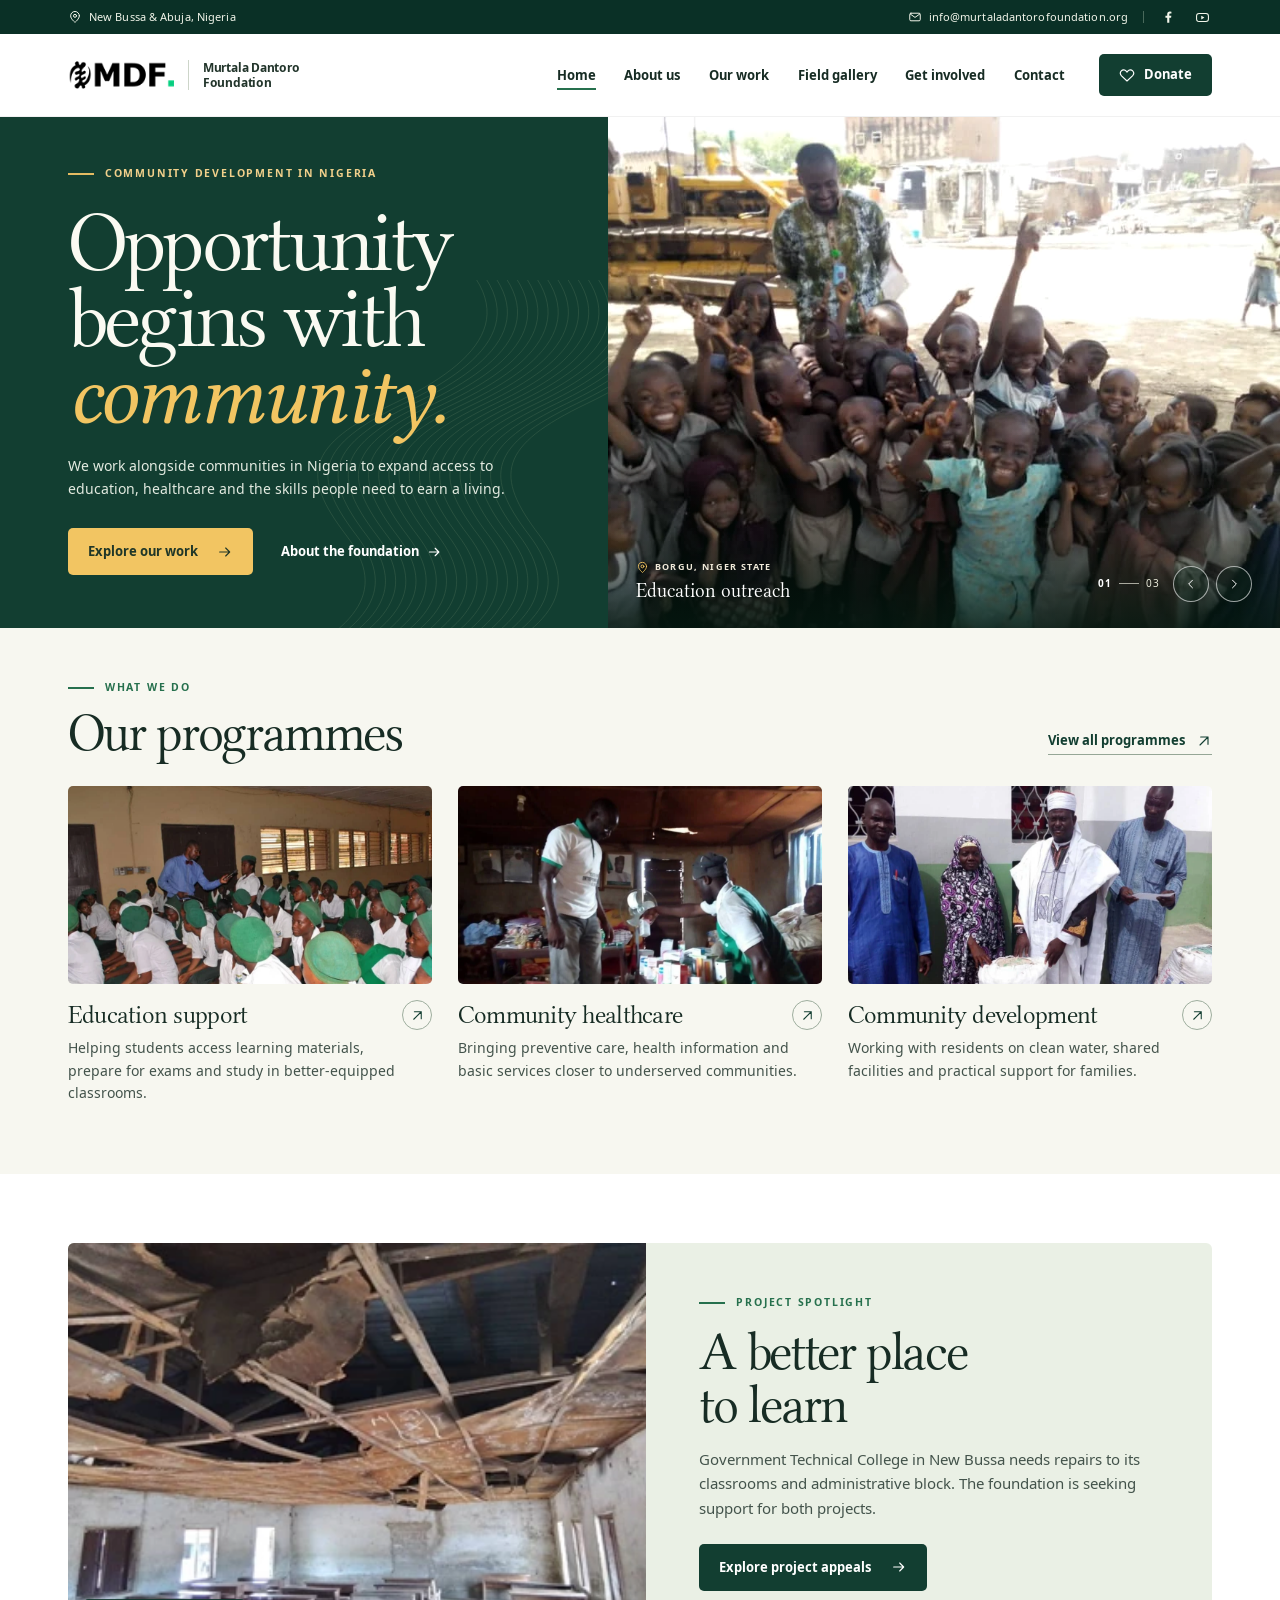
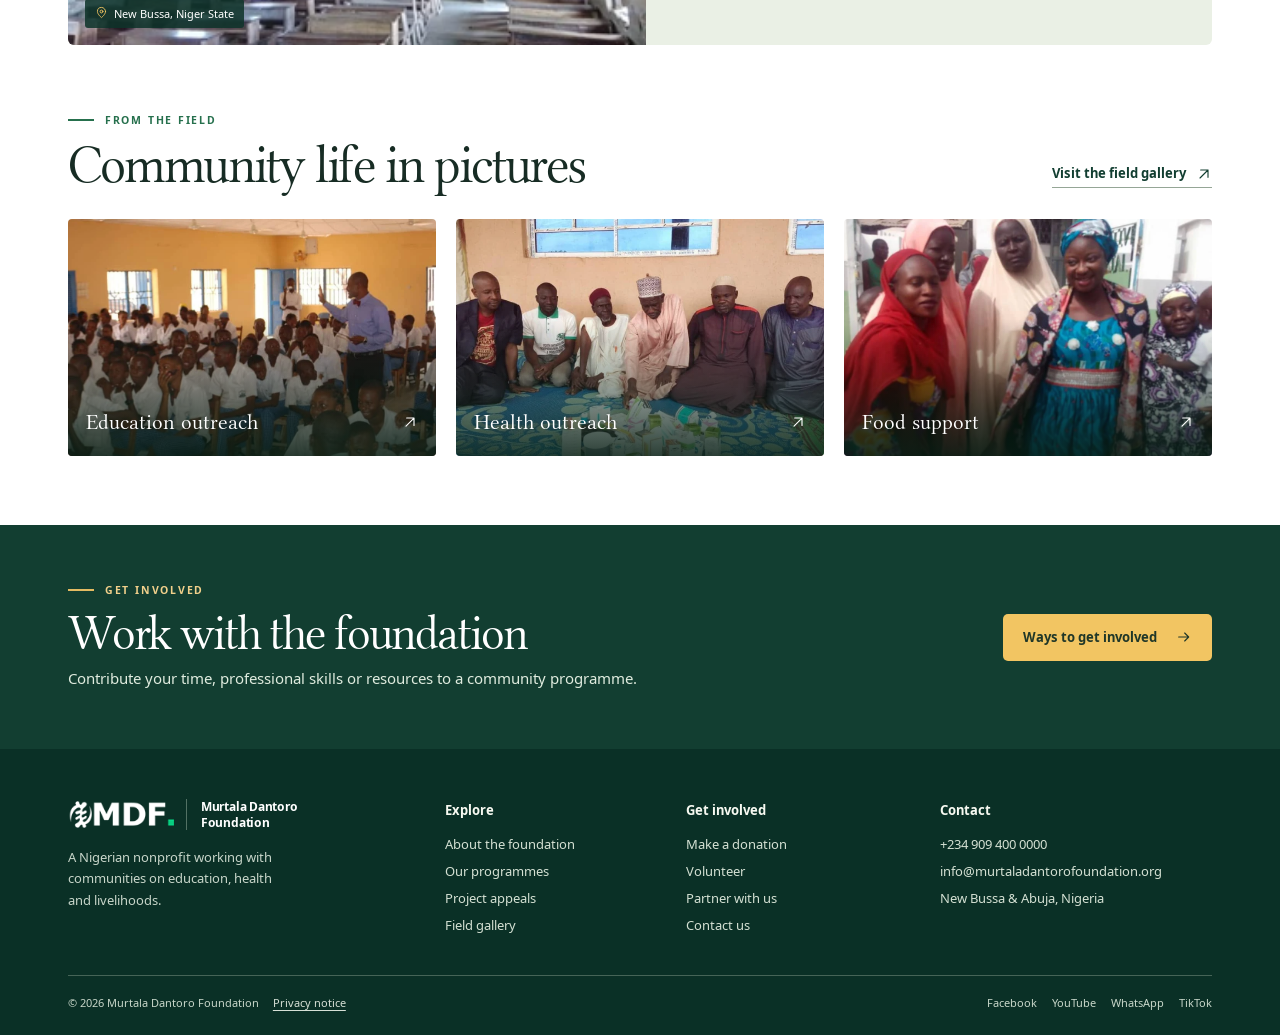
<file: index.html>
<!doctype html>
<html lang="en-NG">
<head>
 <meta charset="utf-8"><meta name="viewport" content="width=device-width,initial-scale=1">
 <meta name="theme-color" content="#103e32"><title>Murtala Dantoro Foundation</title><meta name="description" content="Learn about the Murtala Dantoro Foundation’s education, health and community development work in Nigeria, and how you can get involved.">
 <meta property="og:type" content="website"><meta property="og:site_name" content="Murtala Dantoro Foundation"><meta property="og:title" content="Murtala Dantoro Foundation"><meta property="og:description" content="Learn about the Murtala Dantoro Foundation’s education, health and community development work in Nigeria, and how you can get involved."><meta property="og:image" content="https://murtala-dantoro-foundation.almahfooz.chatgpt.site/assets/images/community-learning.webp"><meta property="og:url" content="https://murtala-dantoro-foundation.almahfooz.chatgpt.site/">
 <link rel="icon" href="assets/images/favicon.png" type="image/png"><link rel="stylesheet" href="assets/site.css"><script src="assets/site.js" defer></script>
</head>
<body><a href="#main" class="skip">Skip to content</a>
<header class="site-header">
 <div class="utility"><div class="wrap utility-in"><a href="contact.html#offices" class="util-location"><svg class="icon" viewBox="0 0 24 24" fill="none" stroke="currentColor" stroke-width="1.7" stroke-linecap="round" stroke-linejoin="round" aria-hidden="true" focusable="false"><path d="M19.5 10c0 5.3-7.5 11.2-7.5 11.2S4.5 15.3 4.5 10a7.5 7.5 0 1 1 15 0Z"/><circle cx="12" cy="10" r="2.6"/></svg>New Bussa &amp; Abuja, Nigeria</a><div class="utility-right"><a href="mailto:info@murtaladantorofoundation.org" class="utility-email"><svg class="icon" viewBox="0 0 24 24" fill="none" stroke="currentColor" stroke-width="1.7" stroke-linecap="round" stroke-linejoin="round" aria-hidden="true" focusable="false"><rect x="3" y="5.5" width="18" height="13" rx="2"/><path d="m4 7 8 5.7L20 7"/></svg>info@murtaladantorofoundation.org</a><span class="utility-rule"></span><a class="social" href="https://www.facebook.com/profile.php?id=61575763089341" aria-label="Facebook"><svg class="icon" viewBox="0 0 24 24" fill="none" stroke="currentColor" stroke-width="1.7" stroke-linecap="round" stroke-linejoin="round" aria-hidden="true" focusable="false"><path fill="currentColor" stroke="none" d="M14.3 22v-8h2.8l.45-3.25h-3.25V8.67c0-.94.27-1.58 1.63-1.58h1.75V4.2a22 22 0 0 0-2.53-.13c-2.5 0-4.22 1.53-4.22 4.34v2.34H8.1V14h2.83v8z" transform="translate(-1 -1.5)"/></svg></a><a class="social" href="https://www.youtube.com/@yourvoicewithmurtaladantoro" aria-label="Youtube"><svg class="icon" viewBox="0 0 24 24" fill="none" stroke="currentColor" stroke-width="1.7" stroke-linecap="round" stroke-linejoin="round" aria-hidden="true" focusable="false"><rect x="2.5" y="5.5" width="19" height="13" rx="4"/><path d="m10 9 5 3-5 3Z" fill="currentColor" stroke="none"/></svg></a></div></div></div>
 <div class="nav-bar"><div class="wrap nav-in"><a href="index.html" class="brand" aria-label="Murtala Dantoro Foundation home"><img src="assets/images/mdf-logo.png" width="132" height="34" alt=""><span class="brand-name">Murtala Dantoro<br>Foundation</span></a><nav id="site-nav" class="nav-links" aria-label="Main navigation"><a href="index.html" aria-current="page">Home</a><a href="about.html">About us</a><a href="programmes.html">Our work</a><a href="gallery.html">Field gallery</a><a href="get-involved.html">Get involved</a><a href="contact.html">Contact</a></nav><div class="nav-actions"><a href="donate.html" class="nav-donate"><svg class="icon" viewBox="0 0 24 24" fill="none" stroke="currentColor" stroke-width="1.7" stroke-linecap="round" stroke-linejoin="round" aria-hidden="true" focusable="false"><path d="M20.5 5.8c-2.2-2.2-5.5-1.7-7.3.4L12 7.6l-1.2-1.4C9 4.1 5.6 3.6 3.5 5.8c-2 2.2-1.8 5.3.3 7.5L12 21l8.2-7.7c2.2-2.2 2.3-5.4.3-7.5Z"/></svg>Donate</a><button type="button" class="menu-toggle" aria-label="Open menu" aria-expanded="false" aria-controls="site-nav"><svg class="icon" viewBox="0 0 24 24" fill="none" stroke="currentColor" stroke-width="1.7" stroke-linecap="round" stroke-linejoin="round" aria-hidden="true" focusable="false"><path d="M3.5 6.5h17M3.5 12h17m-17 5.5h17"/></svg><svg class="icon" viewBox="0 0 24 24" fill="none" stroke="currentColor" stroke-width="1.7" stroke-linecap="round" stroke-linejoin="round" aria-hidden="true" focusable="false"><path d="m5 5 14 14M19 5 5 19"/></svg></button></div></div></div>
</header><main id="main" tabindex="-1"><section class="home-hero" aria-labelledby="hero-heading"><div class="hero-message"><div class="contours" aria-hidden="true"></div><div class="hero-content">
 <div class="eyebrow"><i aria-hidden="true"></i>Community development in Nigeria</div>
 <h1 id="hero-heading">Opportunity<br> begins with<br> <em>community.</em></h1>
 <p>We work alongside communities in Nigeria to expand access to education, healthcare and the skills people need to earn a living.</p>
 <div class="hero-actions"><a class="btn btn-gold" href="programmes.html">Explore our work <svg class="icon" viewBox="0 0 24 24" fill="none" stroke="currentColor" stroke-width="1.7" stroke-linecap="round" stroke-linejoin="round" aria-hidden="true" focusable="false"><path d="M4 12h15m-6-6 6 6-6 6"/></svg></a><a class="textlink" href="about.html">About the foundation <svg class="icon" viewBox="0 0 24 24" fill="none" stroke="currentColor" stroke-width="1.7" stroke-linecap="round" stroke-linejoin="round" aria-hidden="true" focusable="false"><path d="M4 12h15m-6-6 6 6-6 6"/></svg></a></div>
 </div></div>
 <div class="hero-media" role="region" aria-label="Photographs from the field"><img id="hero-photo" src="assets/images/community-learning.webp" alt="Children and an outreach worker together during an education visit in Borgu." width="1000" height="617" fetchpriority="high"><div class="photo-shade"></div>
 <div class="photo-bottom"><div class="photo-note" aria-live="polite" aria-atomic="true"><div class="photo-place"><svg class="icon" viewBox="0 0 24 24" fill="none" stroke="currentColor" stroke-width="1.7" stroke-linecap="round" stroke-linejoin="round" aria-hidden="true" focusable="false"><path d="M19.5 10c0 5.3-7.5 11.2-7.5 11.2S4.5 15.3 4.5 10a7.5 7.5 0 1 1 15 0Z"/><circle cx="12" cy="10" r="2.6"/></svg><span id="hero-place">Borgu, Niger State</span></div><p id="hero-caption">Education outreach</p></div>
 <div class="slider-controls enhance-only"><span class="slide-number"><span id="slide-current">01</span><i></i>03</span><button type="button" data-slide-step="-1" class="circle-btn" aria-label="Previous field photograph"><svg class="icon" viewBox="0 0 24 24" fill="none" stroke="currentColor" stroke-width="1.7" stroke-linecap="round" stroke-linejoin="round" aria-hidden="true" focusable="false"><path d="m14.5 5.5-6.5 6.5 6.5 6.5"/></svg></button><button type="button" data-slide-step="1" class="circle-btn" aria-label="Next field photograph"><svg class="icon" viewBox="0 0 24 24" fill="none" stroke="currentColor" stroke-width="1.7" stroke-linecap="round" stroke-linejoin="round" aria-hidden="true" focusable="false"><path d="m9.5 5.5 6.5 6.5-6.5 6.5"/></svg></button></div></div><ol id="hero-slides" hidden><li data-image="assets/images/community-learning.webp" data-alt="Children and an outreach worker together during an education visit in Borgu." data-title="Education outreach" data-location="Borgu, Niger State"></li><li data-image="assets/images/outreach-team.webp" data-alt="Two health outreach workers preparing medical supplies at a community event." data-title="Community healthcare" data-location="Borgu, Niger State"></li><li data-image="assets/images/community-food-support.webp" data-alt="Community members presenting food supplies during a foundation distribution." data-title="Food support" data-location="Community outreach"></li></ol>
 </div></section>
 <section class="home-programmes"><div class="wrap"><div class="section-head"><div><div class="eyebrow"><i aria-hidden="true"></i>What we do</div><h2>Our programmes</h2></div><a class="textlink" href="programmes.html">View all programmes <svg class="icon" viewBox="0 0 24 24" fill="none" stroke="currentColor" stroke-width="1.7" stroke-linecap="round" stroke-linejoin="round" aria-hidden="true" focusable="false"><path d="M6 18 18 6M7 6h11v11"/></svg></a></div><div class="programme-grid"><a class="programme-card" href="programmes.html#education"><div class="card-img"><img src="assets/images/classroom-discussion.webp" alt="A facilitator invites a student to speak during a school visit in New Bussa." class="" decoding="async" loading="lazy"></div><div class="card-body"><div class="card-title"><h3>Education support</h3><span class="round-arrow"><svg class="icon" viewBox="0 0 24 24" fill="none" stroke="currentColor" stroke-width="1.7" stroke-linecap="round" stroke-linejoin="round" aria-hidden="true" focusable="false"><path d="M6 18 18 6M7 6h11v11"/></svg></span></div><p>Helping students access learning materials, prepare for exams and study in better-equipped classrooms.</p></div></a><a class="programme-card" href="programmes.html#health"><div class="card-img"><img src="assets/images/outreach-team.webp" alt="Two outreach workers prepare supplies at a community health event." class="" decoding="async" loading="lazy"></div><div class="card-body"><div class="card-title"><h3>Community healthcare</h3><span class="round-arrow"><svg class="icon" viewBox="0 0 24 24" fill="none" stroke="currentColor" stroke-width="1.7" stroke-linecap="round" stroke-linejoin="round" aria-hidden="true" focusable="false"><path d="M6 18 18 6M7 6h11v11"/></svg></span></div><p>Bringing preventive care, health information and basic services closer to underserved communities.</p></div></a><a class="programme-card" href="programmes.html#community"><div class="card-img"><img src="assets/images/community-food-support.webp" alt="Community members gather during a foundation food distribution." class="" decoding="async" loading="lazy"></div><div class="card-body"><div class="card-title"><h3>Community development</h3><span class="round-arrow"><svg class="icon" viewBox="0 0 24 24" fill="none" stroke="currentColor" stroke-width="1.7" stroke-linecap="round" stroke-linejoin="round" aria-hidden="true" focusable="false"><path d="M6 18 18 6M7 6h11v11"/></svg></span></div><p>Working with residents on clean water, shared facilities and practical support for families.</p></div></a></div></div></section>
 <section class="spot-section"><div class="wrap"><div class="spotlight"><div class="spot-photo"><img src="assets/images/classroom-appeal.webp" alt="Exposed roof beams above the classrooms at Government Technical College, New Bussa." class="" decoding="async" loading="lazy"><span class="location-tag"><svg class="icon" viewBox="0 0 24 24" fill="none" stroke="currentColor" stroke-width="1.7" stroke-linecap="round" stroke-linejoin="round" aria-hidden="true" focusable="false"><path d="M19.5 10c0 5.3-7.5 11.2-7.5 11.2S4.5 15.3 4.5 10a7.5 7.5 0 1 1 15 0Z"/><circle cx="12" cy="10" r="2.6"/></svg>New Bussa, Niger State</span></div><div class="spot-copy"><div class="eyebrow"><i aria-hidden="true"></i>Project spotlight</div><h2>A better place<br> to learn</h2><p>Government Technical College in New Bussa needs repairs to its classrooms and administrative block. The foundation is seeking support for both projects.</p><a class="btn btn-green" href="appeals.html">Explore project appeals <svg class="icon" viewBox="0 0 24 24" fill="none" stroke="currentColor" stroke-width="1.7" stroke-linecap="round" stroke-linejoin="round" aria-hidden="true" focusable="false"><path d="M4 12h15m-6-6 6 6-6 6"/></svg></a></div></div></div></section>
 <section class="home-gallery wrap"><div class="section-head"><div><div class="eyebrow"><i aria-hidden="true"></i>From the field</div><h2>Community life in pictures</h2></div><a class="textlink" href="gallery.html">Visit the field gallery <svg class="icon" viewBox="0 0 24 24" fill="none" stroke="currentColor" stroke-width="1.7" stroke-linecap="round" stroke-linejoin="round" aria-hidden="true" focusable="false"><path d="M6 18 18 6M7 6h11v11"/></svg></a></div><div class="gallery-strip"><a href="gallery.html?filter=Education"><img src="assets/images/education-session.webp" alt="Students and a speaker at an education session in Borgu." class="" decoding="async" loading="lazy"><span>Education outreach <svg class="icon" viewBox="0 0 24 24" fill="none" stroke="currentColor" stroke-width="1.7" stroke-linecap="round" stroke-linejoin="round" aria-hidden="true" focusable="false"><path d="M6 18 18 6M7 6h11v11"/></svg></span></a><a href="gallery.html?filter=Healthcare"><img src="assets/images/medical-supplies.webp" alt="Community health team members gathered behind a table of supplies." class="" decoding="async" loading="lazy"><span>Health outreach <svg class="icon" viewBox="0 0 24 24" fill="none" stroke="currentColor" stroke-width="1.7" stroke-linecap="round" stroke-linejoin="round" aria-hidden="true" focusable="false"><path d="M6 18 18 6M7 6h11v11"/></svg></span></a><a href="gallery.html?filter=Food"><img src="assets/images/community-gathering.webp" alt="Community members at a food support activity." class="" decoding="async" loading="lazy"><span>Food support <svg class="icon" viewBox="0 0 24 24" fill="none" stroke="currentColor" stroke-width="1.7" stroke-linecap="round" stroke-linejoin="round" aria-hidden="true" focusable="false"><path d="M6 18 18 6M7 6h11v11"/></svg></span></a></div></section>
 <section class="cta"><div class="wrap cta-in"><div><div class="eyebrow"><i aria-hidden="true"></i>Get involved</div><h2>Work with the foundation</h2><p>Contribute your time, professional skills or resources to a community programme.</p></div><a class="btn btn-gold" href="get-involved.html">Ways to get involved <svg class="icon" viewBox="0 0 24 24" fill="none" stroke="currentColor" stroke-width="1.7" stroke-linecap="round" stroke-linejoin="round" aria-hidden="true" focusable="false"><path d="M4 12h15m-6-6 6 6-6 6"/></svg></a></div></section></main><footer class="footer"><div class="wrap footer-main"><div class="footer-brand"><a href="index.html" class="brand" aria-label="Murtala Dantoro Foundation home"><img src="assets/images/mdf-logo-white.png" width="132" height="34" alt=""><span class="brand-name">Murtala Dantoro<br>Foundation</span></a><p>A Nigerian nonprofit working with communities on education, health and livelihoods.</p></div>
 <div><h2>Explore</h2><a href="about.html">About the foundation</a><a href="programmes.html">Our programmes</a><a href="appeals.html">Project appeals</a><a href="gallery.html">Field gallery</a></div>
 <div><h2>Get involved</h2><a href="donate.html">Make a donation</a><a href="get-involved.html#volunteer">Volunteer</a><a href="get-involved.html#partner">Partner with us</a><a href="contact.html">Contact us</a></div>
 <div class="foot-contact"><h2>Contact</h2><a href="tel:+2349094000000">+234 909 400 0000</a><a href="mailto:info@murtaladantorofoundation.org">info@murtaladantorofoundation.org</a><a href="contact.html#offices">New Bussa &amp; Abuja, Nigeria</a></div></div>
 <div class="wrap foot-bottom"><div class="foot-legal"><small>© 2026 Murtala Dantoro Foundation</small><a href="privacy.html">Privacy notice</a></div><div class="foot-social"><a href="https://www.facebook.com/profile.php?id=61575763089341">Facebook</a><a href="https://www.youtube.com/@yourvoicewithmurtaladantoro">YouTube</a><a href="https://whatsapp.com/channel/0029VbAj2Jq0gcfNmsPHwx0a">WhatsApp</a><a href="https://www.tiktok.com/@yourvoicewithmurt">TikTok</a></div></div></footer></body></html>
</file>
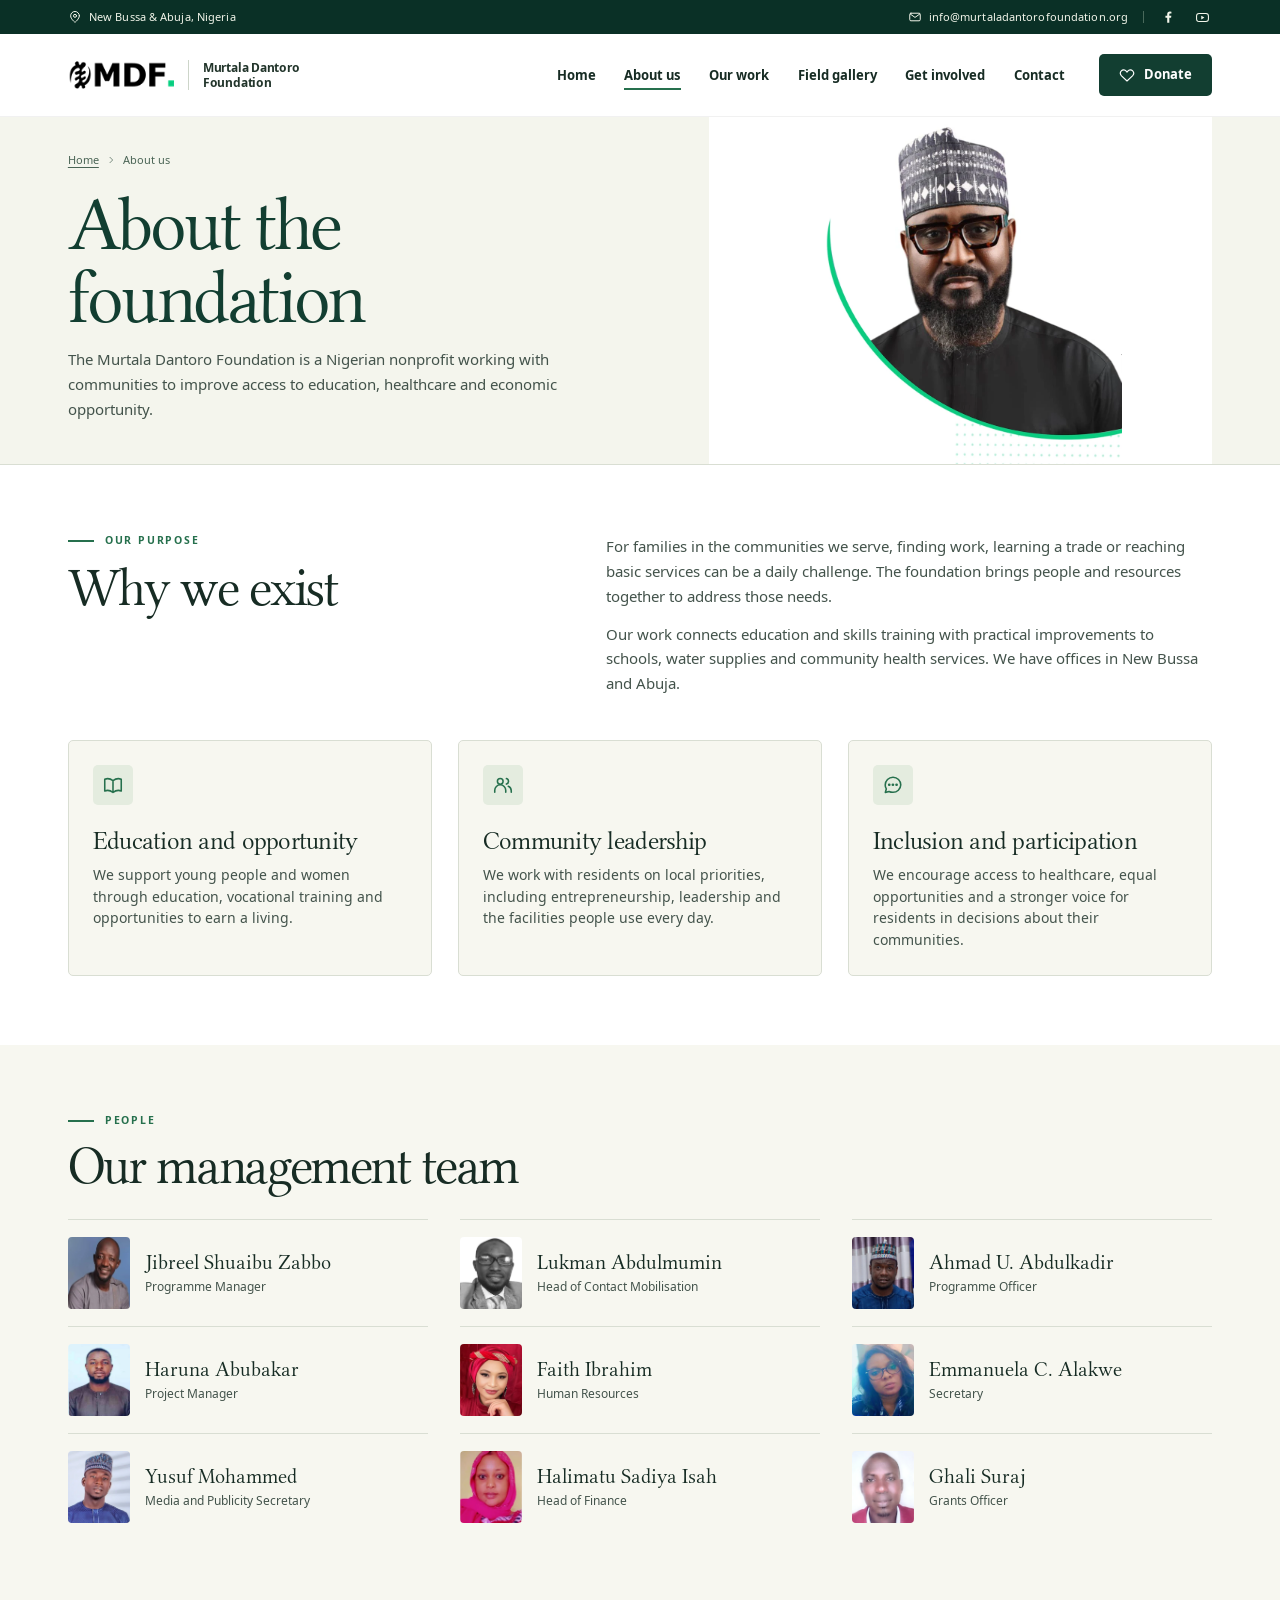
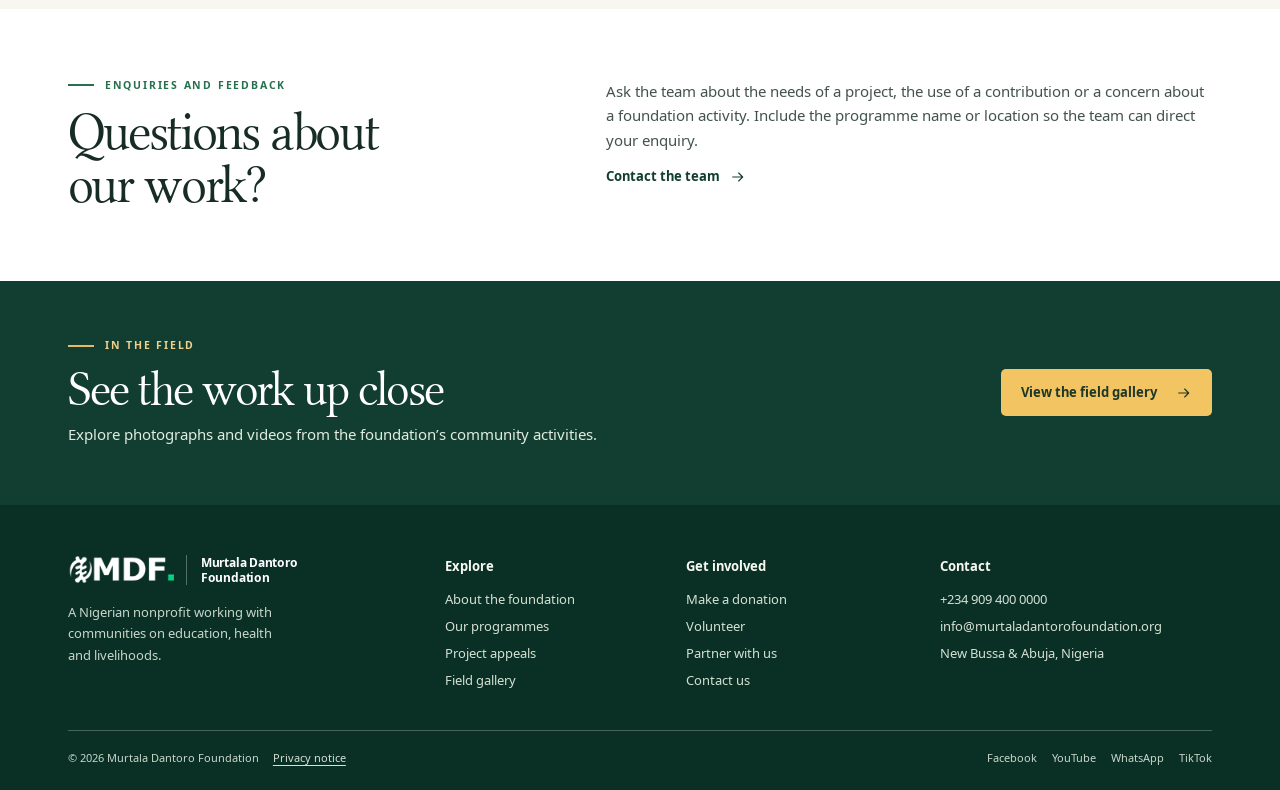
<file: about.html>
<!doctype html>
<html lang="en-NG">
<head>
 <meta charset="utf-8"><meta name="viewport" content="width=device-width,initial-scale=1">
 <meta name="theme-color" content="#103e32"><title>About us | Murtala Dantoro Foundation</title><meta name="description" content="Meet the Murtala Dantoro Foundation and its management team, and learn about its community development priorities in Nigeria.">
 <meta property="og:type" content="website"><meta property="og:site_name" content="Murtala Dantoro Foundation"><meta property="og:title" content="About us | Murtala Dantoro Foundation"><meta property="og:description" content="Meet the Murtala Dantoro Foundation and its management team, and learn about its community development priorities in Nigeria."><meta property="og:image" content="https://murtala-dantoro-foundation.almahfooz.chatgpt.site/assets/images/foundation-portrait.webp"><meta property="og:url" content="https://murtala-dantoro-foundation.almahfooz.chatgpt.site/about.html">
 <link rel="icon" href="assets/images/favicon.png" type="image/png"><link rel="stylesheet" href="assets/site.css"><script src="assets/site.js" defer></script>
</head>
<body><a href="#main" class="skip">Skip to content</a>
<header class="site-header">
 <div class="utility"><div class="wrap utility-in"><a href="contact.html#offices" class="util-location"><svg class="icon" viewBox="0 0 24 24" fill="none" stroke="currentColor" stroke-width="1.7" stroke-linecap="round" stroke-linejoin="round" aria-hidden="true" focusable="false"><path d="M19.5 10c0 5.3-7.5 11.2-7.5 11.2S4.5 15.3 4.5 10a7.5 7.5 0 1 1 15 0Z"/><circle cx="12" cy="10" r="2.6"/></svg>New Bussa &amp; Abuja, Nigeria</a><div class="utility-right"><a href="mailto:info@murtaladantorofoundation.org" class="utility-email"><svg class="icon" viewBox="0 0 24 24" fill="none" stroke="currentColor" stroke-width="1.7" stroke-linecap="round" stroke-linejoin="round" aria-hidden="true" focusable="false"><rect x="3" y="5.5" width="18" height="13" rx="2"/><path d="m4 7 8 5.7L20 7"/></svg>info@murtaladantorofoundation.org</a><span class="utility-rule"></span><a class="social" href="https://www.facebook.com/profile.php?id=61575763089341" aria-label="Facebook"><svg class="icon" viewBox="0 0 24 24" fill="none" stroke="currentColor" stroke-width="1.7" stroke-linecap="round" stroke-linejoin="round" aria-hidden="true" focusable="false"><path fill="currentColor" stroke="none" d="M14.3 22v-8h2.8l.45-3.25h-3.25V8.67c0-.94.27-1.58 1.63-1.58h1.75V4.2a22 22 0 0 0-2.53-.13c-2.5 0-4.22 1.53-4.22 4.34v2.34H8.1V14h2.83v8z" transform="translate(-1 -1.5)"/></svg></a><a class="social" href="https://www.youtube.com/@yourvoicewithmurtaladantoro" aria-label="Youtube"><svg class="icon" viewBox="0 0 24 24" fill="none" stroke="currentColor" stroke-width="1.7" stroke-linecap="round" stroke-linejoin="round" aria-hidden="true" focusable="false"><rect x="2.5" y="5.5" width="19" height="13" rx="4"/><path d="m10 9 5 3-5 3Z" fill="currentColor" stroke="none"/></svg></a></div></div></div>
 <div class="nav-bar"><div class="wrap nav-in"><a href="index.html" class="brand" aria-label="Murtala Dantoro Foundation home"><img src="assets/images/mdf-logo.png" width="132" height="34" alt=""><span class="brand-name">Murtala Dantoro<br>Foundation</span></a><nav id="site-nav" class="nav-links" aria-label="Main navigation"><a href="index.html">Home</a><a href="about.html" aria-current="page">About us</a><a href="programmes.html">Our work</a><a href="gallery.html">Field gallery</a><a href="get-involved.html">Get involved</a><a href="contact.html">Contact</a></nav><div class="nav-actions"><a href="donate.html" class="nav-donate"><svg class="icon" viewBox="0 0 24 24" fill="none" stroke="currentColor" stroke-width="1.7" stroke-linecap="round" stroke-linejoin="round" aria-hidden="true" focusable="false"><path d="M20.5 5.8c-2.2-2.2-5.5-1.7-7.3.4L12 7.6l-1.2-1.4C9 4.1 5.6 3.6 3.5 5.8c-2 2.2-1.8 5.3.3 7.5L12 21l8.2-7.7c2.2-2.2 2.3-5.4.3-7.5Z"/></svg>Donate</a><button type="button" class="menu-toggle" aria-label="Open menu" aria-expanded="false" aria-controls="site-nav"><svg class="icon" viewBox="0 0 24 24" fill="none" stroke="currentColor" stroke-width="1.7" stroke-linecap="round" stroke-linejoin="round" aria-hidden="true" focusable="false"><path d="M3.5 6.5h17M3.5 12h17m-17 5.5h17"/></svg><svg class="icon" viewBox="0 0 24 24" fill="none" stroke="currentColor" stroke-width="1.7" stroke-linecap="round" stroke-linejoin="round" aria-hidden="true" focusable="false"><path d="m5 5 14 14M19 5 5 19"/></svg></button></div></div></div>
</header><main id="main" tabindex="-1"><section class="inner-head portrait-head has-photo"><div class="wrap inner-grid"><div class="inner-copy"><nav class="crumb" aria-label="Breadcrumb"><a href="index.html">Home</a><svg class="icon" viewBox="0 0 24 24" fill="none" stroke="currentColor" stroke-width="1.7" stroke-linecap="round" stroke-linejoin="round" aria-hidden="true" focusable="false"><path d="m9.5 5.5 6.5 6.5-6.5 6.5"/></svg><span aria-current="page">About us</span></nav><h1>About the foundation</h1><p>The Murtala Dantoro Foundation is a Nigerian nonprofit working with communities to improve access to education, healthcare and economic opportunity.</p></div><div class="inner-picture"><img src="assets/images/foundation-portrait.webp" alt="Portrait from the Murtala Dantoro Foundation’s original website." class="" decoding="async"></div></div></section>
<section class="section wrap"><div class="intro-split"><div><div class="eyebrow"><i aria-hidden="true"></i>Our purpose</div><h2>Why we exist</h2></div><div class="prose"><p>For families in the communities we serve, finding work, learning a trade or reaching basic services can be a daily challenge. The foundation brings people and resources together to address those needs.</p><p>Our work connects education and skills training with practical improvements to schools, water supplies and community health services. We have offices in New Bussa and Abuja.</p></div></div>
 <div class="value-grid"><article class="value-card"><span class="icon-tile"><svg class="icon" viewBox="0 0 24 24" fill="none" stroke="currentColor" stroke-width="1.7" stroke-linecap="round" stroke-linejoin="round" aria-hidden="true" focusable="false"><path d="M3 5.7c3.4-1.3 6.1-.7 9 1.5v13c-2.8-2.3-5.8-2.9-9-1.7Zm18 0c-3.4-1.3-6.1-.7-9 1.5v13c2.8-2.3 5.8-2.9 9-1.7Z"/></svg></span><h3>Education and opportunity</h3><p>We support young people and women through education, vocational training and opportunities to earn a living.</p></article><article class="value-card"><span class="icon-tile"><svg class="icon" viewBox="0 0 24 24" fill="none" stroke="currentColor" stroke-width="1.7" stroke-linecap="round" stroke-linejoin="round" aria-hidden="true" focusable="false"><circle cx="9" cy="8" r="3.1"/><path d="M3 20v-2.2a6 6 0 0 1 12 0V20m.7-15a3.1 3.1 0 0 1 0 6m2 2.3a5.3 5.3 0 0 1 3.3 4.9V20"/></svg></span><h3>Community leadership</h3><p>We work with residents on local priorities, including entrepreneurship, leadership and the facilities people use every day.</p></article><article class="value-card"><span class="icon-tile"><svg class="icon" viewBox="0 0 24 24" fill="none" stroke="currentColor" stroke-width="1.7" stroke-linecap="round" stroke-linejoin="round" aria-hidden="true" focusable="false"><path d="M20.5 11.8a8.5 8.5 0 0 1-8.7 8.2c-1.5 0-2.9-.3-4.2-.9l-4 1 1.1-3.8A8 8 0 0 1 3.5 12a8.5 8.5 0 0 1 17 0Z"/><path d="M7.8 11.8h.2m3.8 0h.2m3.8 0h.2" stroke-width="2.8"/></svg></span><h3>Inclusion and participation</h3><p>We encourage access to healthcare, equal opportunities and a stronger voice for residents in decisions about their communities.</p></article></div></section>
<section class="tint"><div class="section wrap"><div class="section-head"><div><div class="eyebrow"><i aria-hidden="true"></i>People</div><h2>Our management team</h2></div></div><ul class="team-grid"><li class="person"><img src="assets/images/jibreel-zabbo.webp" alt="" class="" decoding="async" loading="lazy"><div><h3>Jibreel Shuaibu Zabbo</h3><p>Programme Manager</p></div></li><li class="person"><img src="assets/images/lukman-abdulmumin.webp" alt="" class="" decoding="async" loading="lazy"><div><h3>Lukman Abdulmumin</h3><p>Head of Contact Mobilisation</p></div></li><li class="person"><img src="assets/images/ahmad-abdulkadir.webp" alt="" class="" decoding="async" loading="lazy"><div><h3>Ahmad U. Abdulkadir</h3><p>Programme Officer</p></div></li><li class="person"><img src="assets/images/haruna-abubakar.webp" alt="" class="" decoding="async" loading="lazy"><div><h3>Haruna Abubakar</h3><p>Project Manager</p></div></li><li class="person"><img src="assets/images/faith-ibrahim.webp" alt="" class="" decoding="async" loading="lazy"><div><h3>Faith Ibrahim</h3><p>Human Resources</p></div></li><li class="person"><img src="assets/images/emmanuela-alakwe.webp" alt="" class="" decoding="async" loading="lazy"><div><h3>Emmanuela C. Alakwe</h3><p>Secretary</p></div></li><li class="person"><img src="assets/images/yusuf-mohammed.webp" alt="" class="" decoding="async" loading="lazy"><div><h3>Yusuf Mohammed</h3><p>Media and Publicity Secretary</p></div></li><li class="person"><img src="assets/images/halimatu-isah.webp" alt="" class="" decoding="async" loading="lazy"><div><h3>Halimatu Sadiya Isah</h3><p>Head of Finance</p></div></li><li class="person"><img src="assets/images/ghali-suraj.webp" alt="" class="" decoding="async" loading="lazy"><div><h3>Ghali Suraj</h3><p>Grants Officer</p></div></li></ul></div></section>
<section class="section wrap"><div class="intro-split"><div><div class="eyebrow"><i aria-hidden="true"></i>Enquiries and feedback</div><h2>Questions about our work?</h2></div><div class="prose"><p>Ask the team about the needs of a project, the use of a contribution or a concern about a foundation activity. Include the programme name or location so the team can direct your enquiry.</p><a class="textlink" href="contact.html?topic=Project+information+or+feedback#enquiry">Contact the team <svg class="icon" viewBox="0 0 24 24" fill="none" stroke="currentColor" stroke-width="1.7" stroke-linecap="round" stroke-linejoin="round" aria-hidden="true" focusable="false"><path d="M4 12h15m-6-6 6 6-6 6"/></svg></a></div></div></section>
<section class="cta"><div class="wrap cta-in"><div><div class="eyebrow"><i aria-hidden="true"></i>In the field</div><h2>See the work up close</h2><p>Explore photographs and videos from the foundation’s community activities.</p></div><a class="btn btn-gold" href="gallery.html">View the field gallery <svg class="icon" viewBox="0 0 24 24" fill="none" stroke="currentColor" stroke-width="1.7" stroke-linecap="round" stroke-linejoin="round" aria-hidden="true" focusable="false"><path d="M4 12h15m-6-6 6 6-6 6"/></svg></a></div></section></main><footer class="footer"><div class="wrap footer-main"><div class="footer-brand"><a href="index.html" class="brand" aria-label="Murtala Dantoro Foundation home"><img src="assets/images/mdf-logo-white.png" width="132" height="34" alt=""><span class="brand-name">Murtala Dantoro<br>Foundation</span></a><p>A Nigerian nonprofit working with communities on education, health and livelihoods.</p></div>
 <div><h2>Explore</h2><a href="about.html">About the foundation</a><a href="programmes.html">Our programmes</a><a href="appeals.html">Project appeals</a><a href="gallery.html">Field gallery</a></div>
 <div><h2>Get involved</h2><a href="donate.html">Make a donation</a><a href="get-involved.html#volunteer">Volunteer</a><a href="get-involved.html#partner">Partner with us</a><a href="contact.html">Contact us</a></div>
 <div class="foot-contact"><h2>Contact</h2><a href="tel:+2349094000000">+234 909 400 0000</a><a href="mailto:info@murtaladantorofoundation.org">info@murtaladantorofoundation.org</a><a href="contact.html#offices">New Bussa &amp; Abuja, Nigeria</a></div></div>
 <div class="wrap foot-bottom"><div class="foot-legal"><small>© 2026 Murtala Dantoro Foundation</small><a href="privacy.html">Privacy notice</a></div><div class="foot-social"><a href="https://www.facebook.com/profile.php?id=61575763089341">Facebook</a><a href="https://www.youtube.com/@yourvoicewithmurtaladantoro">YouTube</a><a href="https://whatsapp.com/channel/0029VbAj2Jq0gcfNmsPHwx0a">WhatsApp</a><a href="https://www.tiktok.com/@yourvoicewithmurt">TikTok</a></div></div></footer></body></html>
</file>
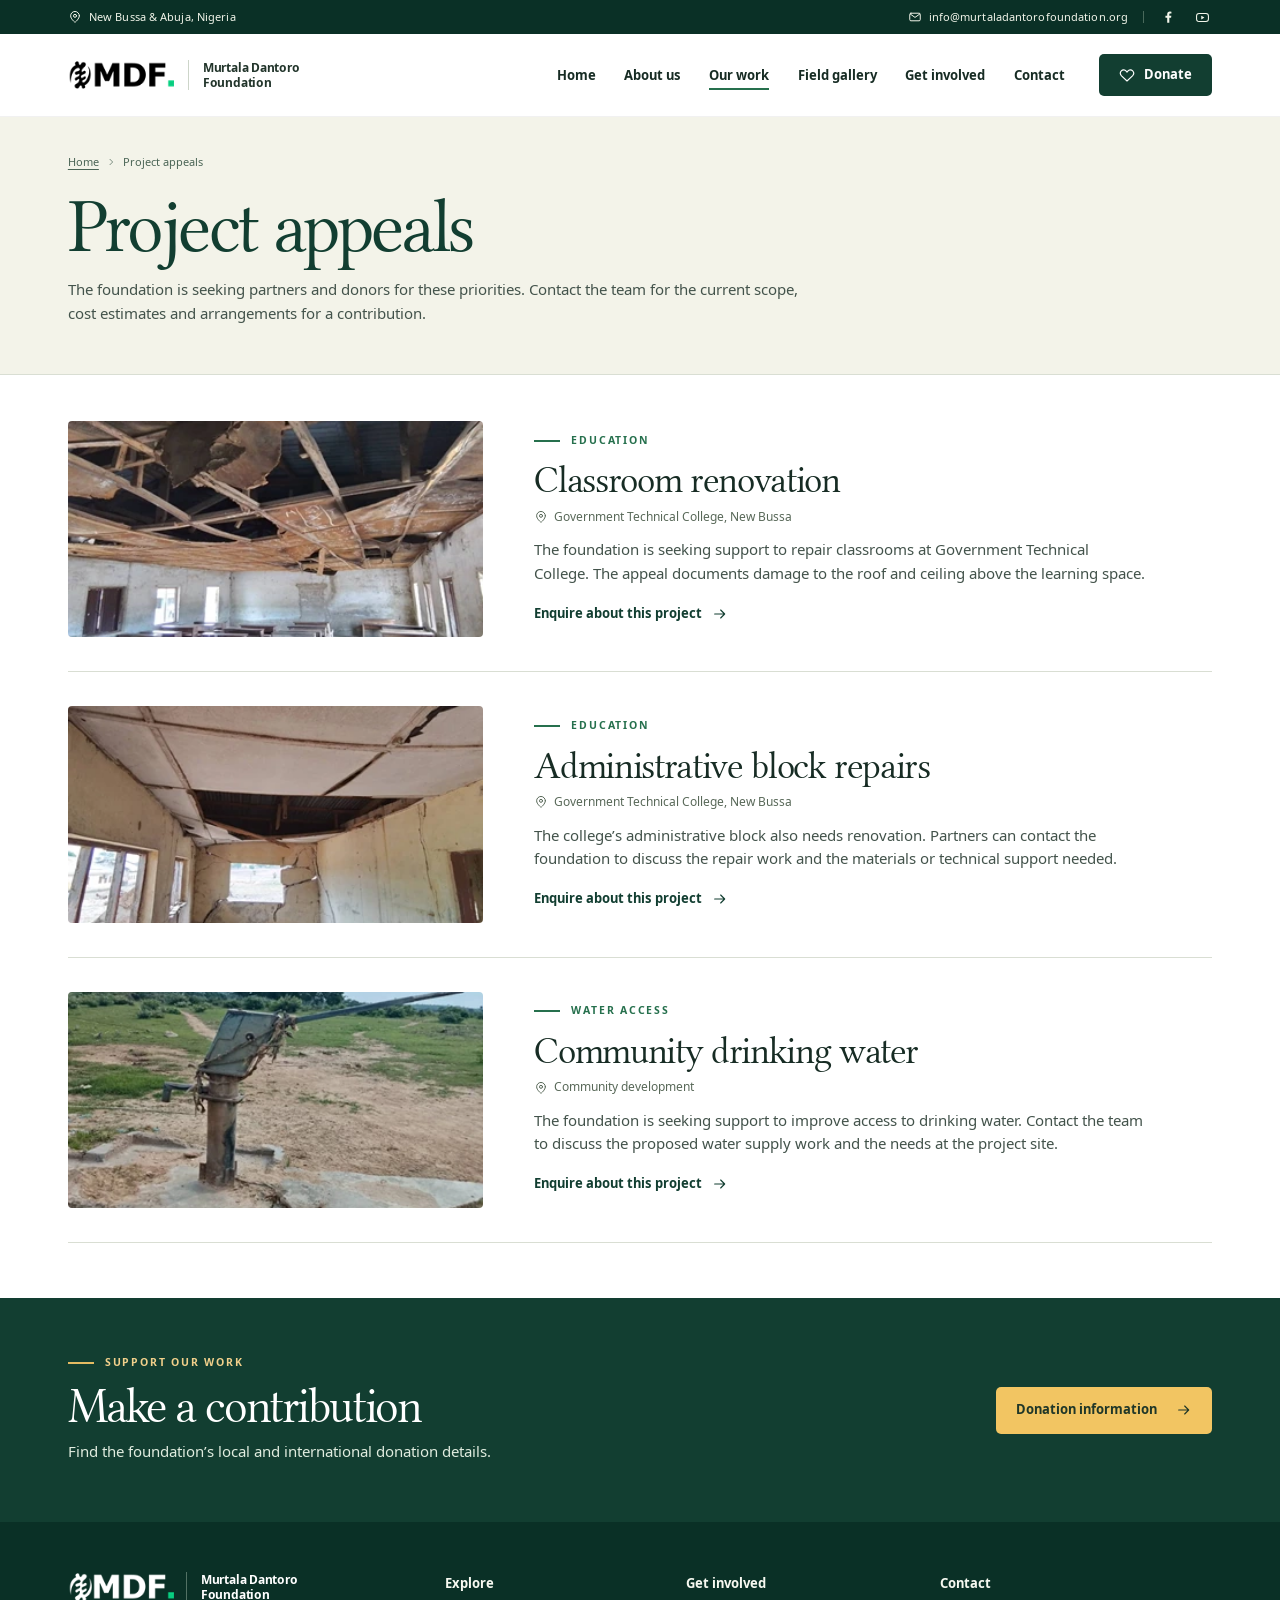
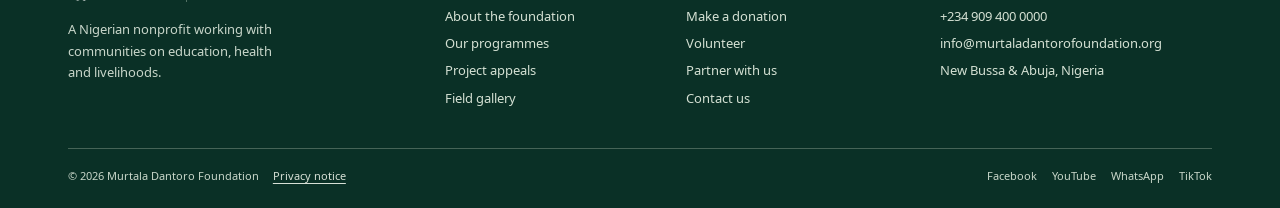
<file: appeals.html>
<!doctype html>
<html lang="en-NG">
<head>
 <meta charset="utf-8"><meta name="viewport" content="width=device-width,initial-scale=1">
 <meta name="theme-color" content="#103e32"><title>Project appeals | Murtala Dantoro Foundation</title><meta name="description" content="Read about the foundation’s appeals for classroom repairs, administrative building renovation and drinking water.">
 <meta property="og:type" content="website"><meta property="og:site_name" content="Murtala Dantoro Foundation"><meta property="og:title" content="Project appeals | Murtala Dantoro Foundation"><meta property="og:description" content="Read about the foundation’s appeals for classroom repairs, administrative building renovation and drinking water."><meta property="og:image" content="https://murtala-dantoro-foundation.almahfooz.chatgpt.site/assets/images/classroom-appeal.webp"><meta property="og:url" content="https://murtala-dantoro-foundation.almahfooz.chatgpt.site/appeals.html">
 <link rel="icon" href="assets/images/favicon.png" type="image/png"><link rel="stylesheet" href="assets/site.css"><script src="assets/site.js" defer></script>
</head>
<body><a href="#main" class="skip">Skip to content</a>
<header class="site-header">
 <div class="utility"><div class="wrap utility-in"><a href="contact.html#offices" class="util-location"><svg class="icon" viewBox="0 0 24 24" fill="none" stroke="currentColor" stroke-width="1.7" stroke-linecap="round" stroke-linejoin="round" aria-hidden="true" focusable="false"><path d="M19.5 10c0 5.3-7.5 11.2-7.5 11.2S4.5 15.3 4.5 10a7.5 7.5 0 1 1 15 0Z"/><circle cx="12" cy="10" r="2.6"/></svg>New Bussa &amp; Abuja, Nigeria</a><div class="utility-right"><a href="mailto:info@murtaladantorofoundation.org" class="utility-email"><svg class="icon" viewBox="0 0 24 24" fill="none" stroke="currentColor" stroke-width="1.7" stroke-linecap="round" stroke-linejoin="round" aria-hidden="true" focusable="false"><rect x="3" y="5.5" width="18" height="13" rx="2"/><path d="m4 7 8 5.7L20 7"/></svg>info@murtaladantorofoundation.org</a><span class="utility-rule"></span><a class="social" href="https://www.facebook.com/profile.php?id=61575763089341" aria-label="Facebook"><svg class="icon" viewBox="0 0 24 24" fill="none" stroke="currentColor" stroke-width="1.7" stroke-linecap="round" stroke-linejoin="round" aria-hidden="true" focusable="false"><path fill="currentColor" stroke="none" d="M14.3 22v-8h2.8l.45-3.25h-3.25V8.67c0-.94.27-1.58 1.63-1.58h1.75V4.2a22 22 0 0 0-2.53-.13c-2.5 0-4.22 1.53-4.22 4.34v2.34H8.1V14h2.83v8z" transform="translate(-1 -1.5)"/></svg></a><a class="social" href="https://www.youtube.com/@yourvoicewithmurtaladantoro" aria-label="Youtube"><svg class="icon" viewBox="0 0 24 24" fill="none" stroke="currentColor" stroke-width="1.7" stroke-linecap="round" stroke-linejoin="round" aria-hidden="true" focusable="false"><rect x="2.5" y="5.5" width="19" height="13" rx="4"/><path d="m10 9 5 3-5 3Z" fill="currentColor" stroke="none"/></svg></a></div></div></div>
 <div class="nav-bar"><div class="wrap nav-in"><a href="index.html" class="brand" aria-label="Murtala Dantoro Foundation home"><img src="assets/images/mdf-logo.png" width="132" height="34" alt=""><span class="brand-name">Murtala Dantoro<br>Foundation</span></a><nav id="site-nav" class="nav-links" aria-label="Main navigation"><a href="index.html">Home</a><a href="about.html">About us</a><a href="programmes.html" class="section-active">Our work</a><a href="gallery.html">Field gallery</a><a href="get-involved.html">Get involved</a><a href="contact.html">Contact</a></nav><div class="nav-actions"><a href="donate.html" class="nav-donate"><svg class="icon" viewBox="0 0 24 24" fill="none" stroke="currentColor" stroke-width="1.7" stroke-linecap="round" stroke-linejoin="round" aria-hidden="true" focusable="false"><path d="M20.5 5.8c-2.2-2.2-5.5-1.7-7.3.4L12 7.6l-1.2-1.4C9 4.1 5.6 3.6 3.5 5.8c-2 2.2-1.8 5.3.3 7.5L12 21l8.2-7.7c2.2-2.2 2.3-5.4.3-7.5Z"/></svg>Donate</a><button type="button" class="menu-toggle" aria-label="Open menu" aria-expanded="false" aria-controls="site-nav"><svg class="icon" viewBox="0 0 24 24" fill="none" stroke="currentColor" stroke-width="1.7" stroke-linecap="round" stroke-linejoin="round" aria-hidden="true" focusable="false"><path d="M3.5 6.5h17M3.5 12h17m-17 5.5h17"/></svg><svg class="icon" viewBox="0 0 24 24" fill="none" stroke="currentColor" stroke-width="1.7" stroke-linecap="round" stroke-linejoin="round" aria-hidden="true" focusable="false"><path d="m5 5 14 14M19 5 5 19"/></svg></button></div></div></div>
</header><main id="main" tabindex="-1"><section class="inner-head  "><div class="wrap inner-grid"><div class="inner-copy"><nav class="crumb" aria-label="Breadcrumb"><a href="index.html">Home</a><svg class="icon" viewBox="0 0 24 24" fill="none" stroke="currentColor" stroke-width="1.7" stroke-linecap="round" stroke-linejoin="round" aria-hidden="true" focusable="false"><path d="m9.5 5.5 6.5 6.5-6.5 6.5"/></svg><span aria-current="page">Project appeals</span></nav><h1>Project appeals</h1><p>The foundation is seeking partners and donors for these priorities. Contact the team for the current scope, cost estimates and arrangements for a contribution.</p></div></div></section><section class="wrap appeal-list" aria-label="Projects seeking support"><article class="appeal" id="classrooms"><div class="appeal-img"><img src="assets/images/classroom-appeal.webp" alt="An exposed classroom roof with desks beneath it." class="" decoding="async" loading="lazy"></div><div class="appeal-copy"><div class="eyebrow"><i aria-hidden="true"></i>Education</div><h2>Classroom renovation</h2><div class="meta-location"><svg class="icon" viewBox="0 0 24 24" fill="none" stroke="currentColor" stroke-width="1.7" stroke-linecap="round" stroke-linejoin="round" aria-hidden="true" focusable="false"><path d="M19.5 10c0 5.3-7.5 11.2-7.5 11.2S4.5 15.3 4.5 10a7.5 7.5 0 1 1 15 0Z"/><circle cx="12" cy="10" r="2.6"/></svg>Government Technical College, New Bussa</div><p>The foundation is seeking support to repair classrooms at Government Technical College. The appeal documents damage to the roof and ceiling above the learning space.</p><a class="textlink" href="contact.html?topic=Project%3A+Classroom+renovation#enquiry">Enquire about this project <svg class="icon" viewBox="0 0 24 24" fill="none" stroke="currentColor" stroke-width="1.7" stroke-linecap="round" stroke-linejoin="round" aria-hidden="true" focusable="false"><path d="M4 12h15m-6-6 6 6-6 6"/></svg></a></div></article><article class="appeal" id="school-block"><div class="appeal-img"><img src="assets/images/school-block-appeal.webp" alt="Interior of the administrative block showing damage to the ceiling." class="" decoding="async" loading="lazy"></div><div class="appeal-copy"><div class="eyebrow"><i aria-hidden="true"></i>Education</div><h2>Administrative block repairs</h2><div class="meta-location"><svg class="icon" viewBox="0 0 24 24" fill="none" stroke="currentColor" stroke-width="1.7" stroke-linecap="round" stroke-linejoin="round" aria-hidden="true" focusable="false"><path d="M19.5 10c0 5.3-7.5 11.2-7.5 11.2S4.5 15.3 4.5 10a7.5 7.5 0 1 1 15 0Z"/><circle cx="12" cy="10" r="2.6"/></svg>Government Technical College, New Bussa</div><p>The college’s administrative block also needs renovation. Partners can contact the foundation to discuss the repair work and the materials or technical support needed.</p><a class="textlink" href="contact.html?topic=Project%3A+Administrative+block+repairs#enquiry">Enquire about this project <svg class="icon" viewBox="0 0 24 24" fill="none" stroke="currentColor" stroke-width="1.7" stroke-linecap="round" stroke-linejoin="round" aria-hidden="true" focusable="false"><path d="M4 12h15m-6-6 6 6-6 6"/></svg></a></div></article><article class="appeal" id="drinking-water"><div class="appeal-img"><img src="assets/images/water-appeal.webp" alt="A community hand pump on a concrete base." class="" decoding="async" loading="lazy"></div><div class="appeal-copy"><div class="eyebrow"><i aria-hidden="true"></i>Water access</div><h2>Community drinking water</h2><div class="meta-location"><svg class="icon" viewBox="0 0 24 24" fill="none" stroke="currentColor" stroke-width="1.7" stroke-linecap="round" stroke-linejoin="round" aria-hidden="true" focusable="false"><path d="M19.5 10c0 5.3-7.5 11.2-7.5 11.2S4.5 15.3 4.5 10a7.5 7.5 0 1 1 15 0Z"/><circle cx="12" cy="10" r="2.6"/></svg>Community development</div><p>The foundation is seeking support to improve access to drinking water. Contact the team to discuss the proposed water supply work and the needs at the project site.</p><a class="textlink" href="contact.html?topic=Project%3A+Community+drinking+water#enquiry">Enquire about this project <svg class="icon" viewBox="0 0 24 24" fill="none" stroke="currentColor" stroke-width="1.7" stroke-linecap="round" stroke-linejoin="round" aria-hidden="true" focusable="false"><path d="M4 12h15m-6-6 6 6-6 6"/></svg></a></div></article></section><section class="cta"><div class="wrap cta-in"><div><div class="eyebrow"><i aria-hidden="true"></i>Support our work</div><h2>Make a contribution</h2><p>Find the foundation’s local and international donation details.</p></div><a class="btn btn-gold" href="donate.html">Donation information <svg class="icon" viewBox="0 0 24 24" fill="none" stroke="currentColor" stroke-width="1.7" stroke-linecap="round" stroke-linejoin="round" aria-hidden="true" focusable="false"><path d="M4 12h15m-6-6 6 6-6 6"/></svg></a></div></section></main><footer class="footer"><div class="wrap footer-main"><div class="footer-brand"><a href="index.html" class="brand" aria-label="Murtala Dantoro Foundation home"><img src="assets/images/mdf-logo-white.png" width="132" height="34" alt=""><span class="brand-name">Murtala Dantoro<br>Foundation</span></a><p>A Nigerian nonprofit working with communities on education, health and livelihoods.</p></div>
 <div><h2>Explore</h2><a href="about.html">About the foundation</a><a href="programmes.html">Our programmes</a><a href="appeals.html">Project appeals</a><a href="gallery.html">Field gallery</a></div>
 <div><h2>Get involved</h2><a href="donate.html">Make a donation</a><a href="get-involved.html#volunteer">Volunteer</a><a href="get-involved.html#partner">Partner with us</a><a href="contact.html">Contact us</a></div>
 <div class="foot-contact"><h2>Contact</h2><a href="tel:+2349094000000">+234 909 400 0000</a><a href="mailto:info@murtaladantorofoundation.org">info@murtaladantorofoundation.org</a><a href="contact.html#offices">New Bussa &amp; Abuja, Nigeria</a></div></div>
 <div class="wrap foot-bottom"><div class="foot-legal"><small>© 2026 Murtala Dantoro Foundation</small><a href="privacy.html">Privacy notice</a></div><div class="foot-social"><a href="https://www.facebook.com/profile.php?id=61575763089341">Facebook</a><a href="https://www.youtube.com/@yourvoicewithmurtaladantoro">YouTube</a><a href="https://whatsapp.com/channel/0029VbAj2Jq0gcfNmsPHwx0a">WhatsApp</a><a href="https://www.tiktok.com/@yourvoicewithmurt">TikTok</a></div></div></footer></body></html>
</file>
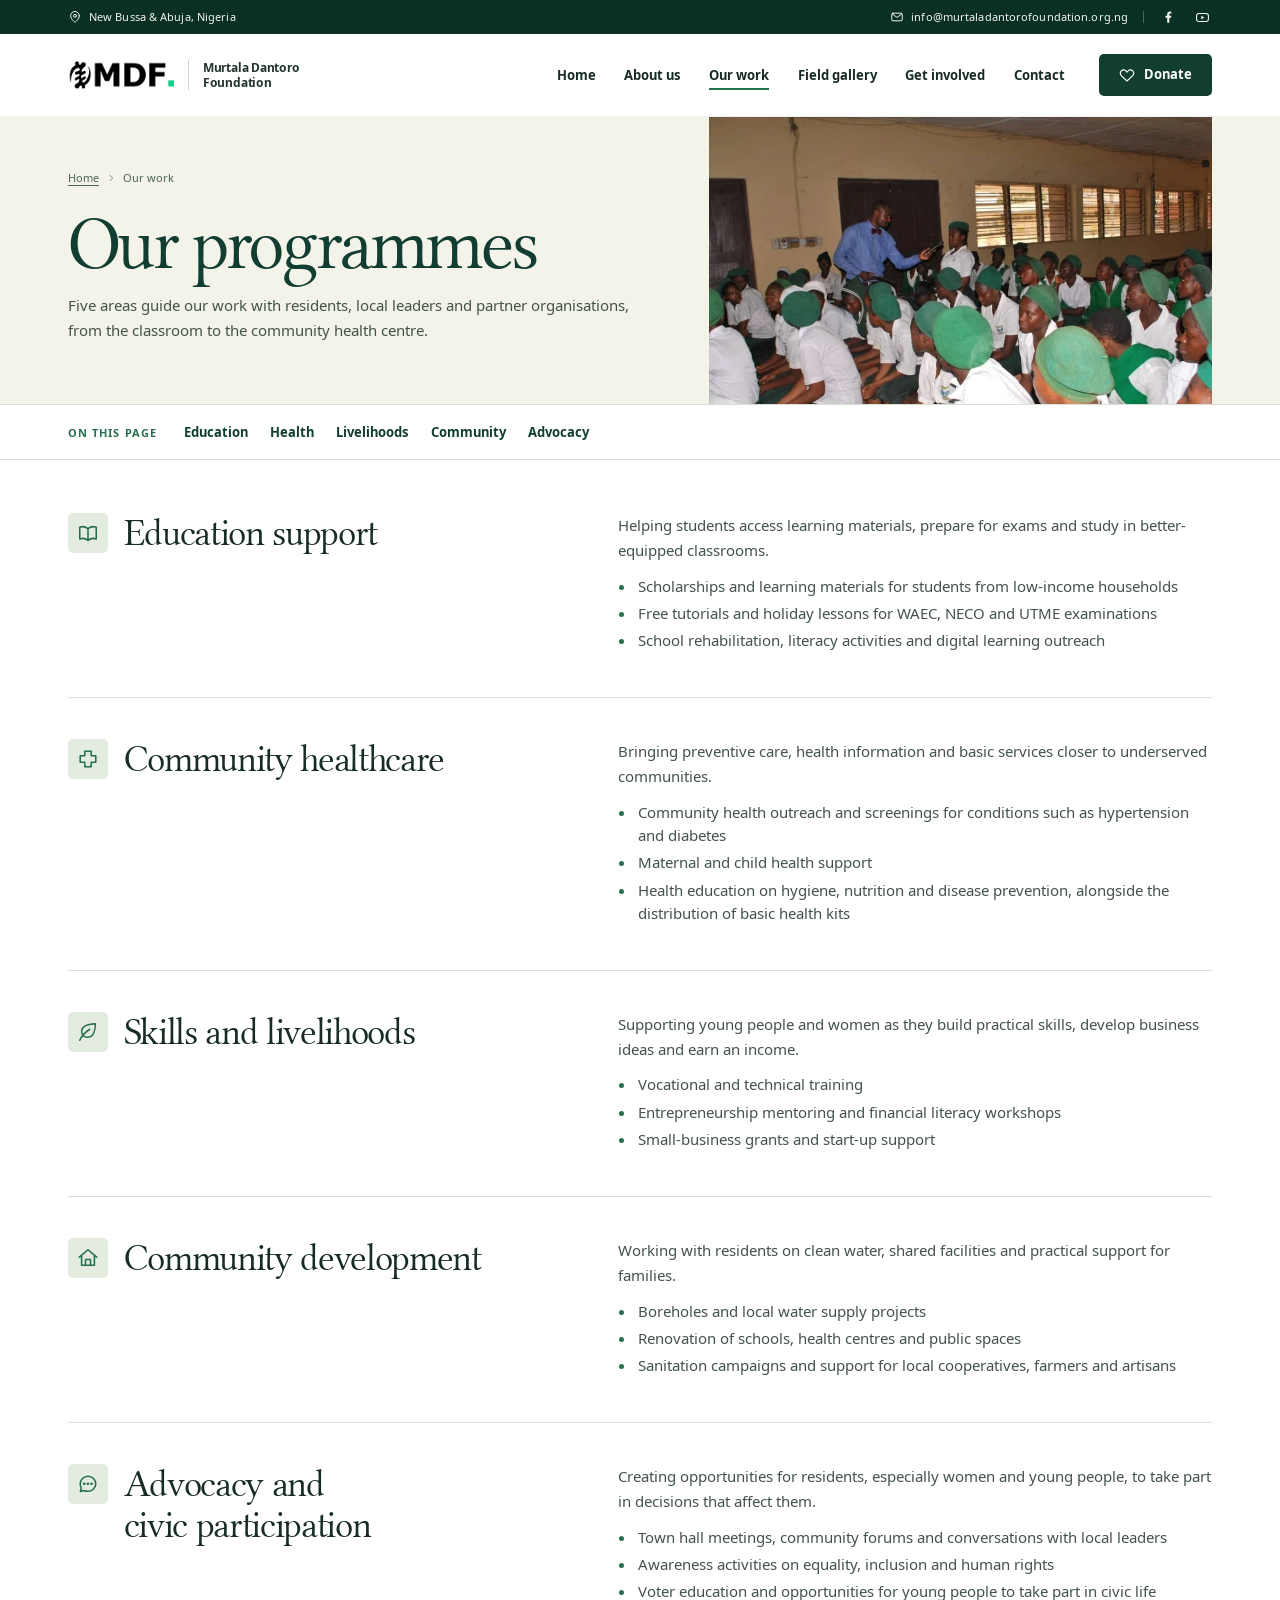
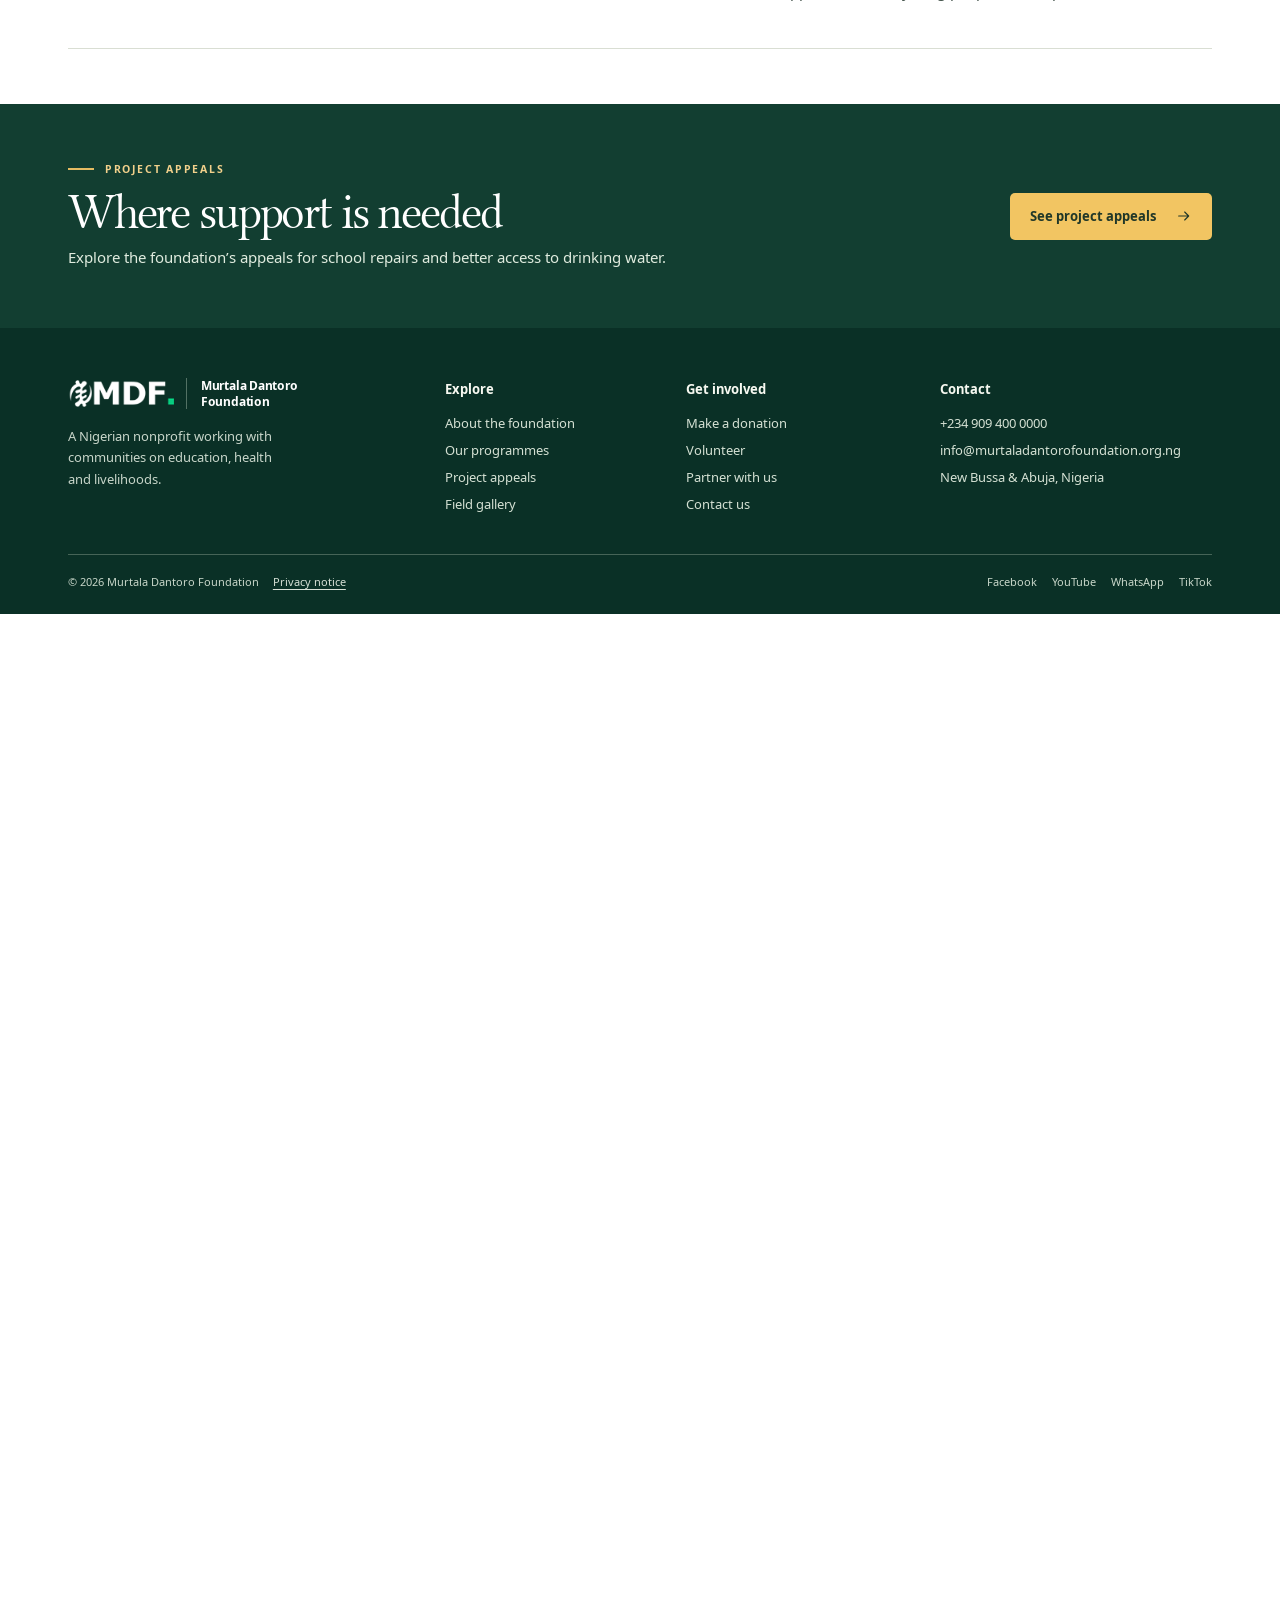
<file: blog.html>
<!doctype html><html lang="en"><head><meta charset="utf-8"><meta name="viewport" content="width=device-width,initial-scale=1"><meta http-equiv="refresh" content="0;url=programmes.html"><meta name="robots" content="noindex"><title>Our programmes | Murtala Dantoro Foundation</title><link rel="stylesheet" href="assets/site.css"></head><body><main class="wrap section"><h1>Our programmes</h1><a class="textlink" href="programmes.html">Continue to our programmes</a></main></body></html>
</file>
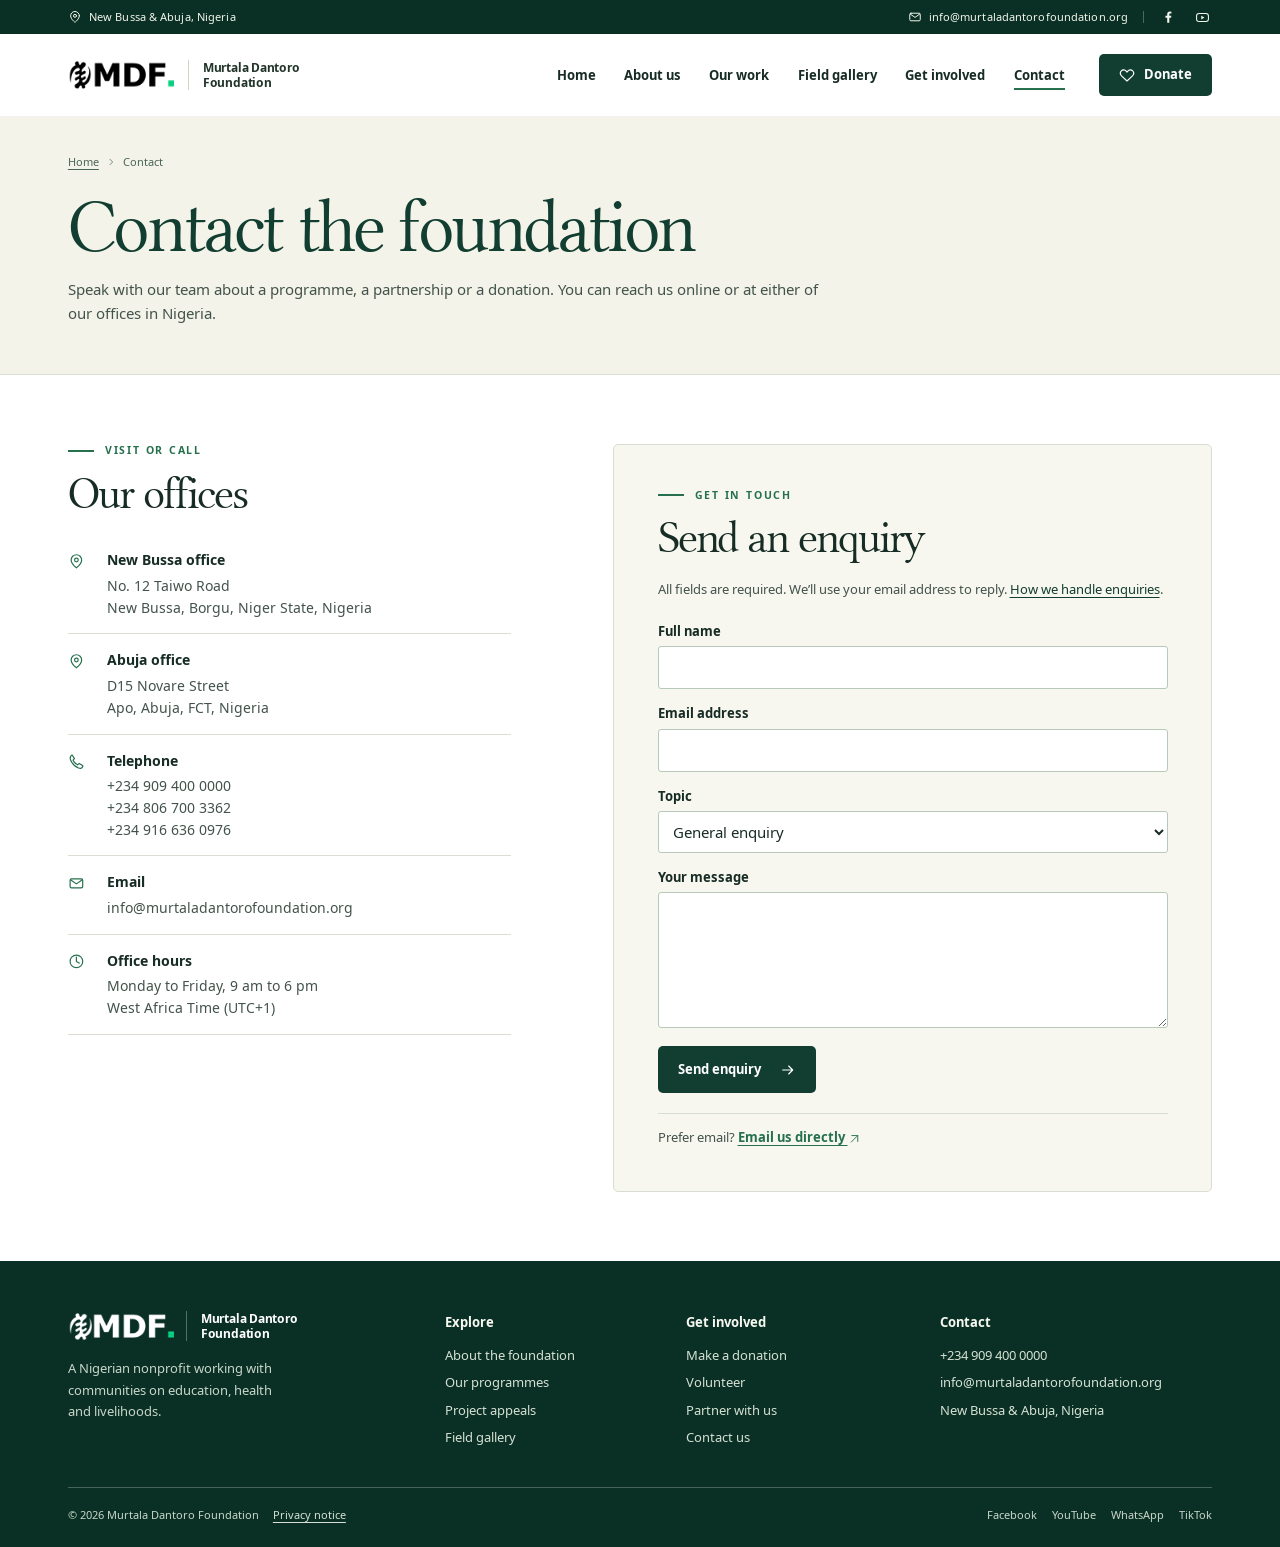
<file: contact.html>
<!doctype html>
<html lang="en-NG">
<head>
 <meta charset="utf-8"><meta name="viewport" content="width=device-width,initial-scale=1">
 <meta name="theme-color" content="#103e32"><title>Contact us | Murtala Dantoro Foundation</title><meta name="description" content="Contact the Murtala Dantoro Foundation by email, phone or through its offices in New Bussa and Abuja.">
 <meta property="og:type" content="website"><meta property="og:site_name" content="Murtala Dantoro Foundation"><meta property="og:title" content="Contact us | Murtala Dantoro Foundation"><meta property="og:description" content="Contact the Murtala Dantoro Foundation by email, phone or through its offices in New Bussa and Abuja."><meta property="og:image" content="https://murtala-dantoro-foundation.almahfooz.chatgpt.site/assets/images/community-learning.webp"><meta property="og:url" content="https://murtala-dantoro-foundation.almahfooz.chatgpt.site/contact.html">
 <link rel="icon" href="assets/images/favicon.png" type="image/png"><link rel="stylesheet" href="assets/site.css"><script src="assets/site.js" defer></script>
</head>
<body><a href="#main" class="skip">Skip to content</a>
<header class="site-header">
 <div class="utility"><div class="wrap utility-in"><a href="contact.html#offices" class="util-location"><svg class="icon" viewBox="0 0 24 24" fill="none" stroke="currentColor" stroke-width="1.7" stroke-linecap="round" stroke-linejoin="round" aria-hidden="true" focusable="false"><path d="M19.5 10c0 5.3-7.5 11.2-7.5 11.2S4.5 15.3 4.5 10a7.5 7.5 0 1 1 15 0Z"/><circle cx="12" cy="10" r="2.6"/></svg>New Bussa &amp; Abuja, Nigeria</a><div class="utility-right"><a href="mailto:info@murtaladantorofoundation.org" class="utility-email"><svg class="icon" viewBox="0 0 24 24" fill="none" stroke="currentColor" stroke-width="1.7" stroke-linecap="round" stroke-linejoin="round" aria-hidden="true" focusable="false"><rect x="3" y="5.5" width="18" height="13" rx="2"/><path d="m4 7 8 5.7L20 7"/></svg>info@murtaladantorofoundation.org</a><span class="utility-rule"></span><a class="social" href="https://www.facebook.com/profile.php?id=61575763089341" aria-label="Facebook"><svg class="icon" viewBox="0 0 24 24" fill="none" stroke="currentColor" stroke-width="1.7" stroke-linecap="round" stroke-linejoin="round" aria-hidden="true" focusable="false"><path fill="currentColor" stroke="none" d="M14.3 22v-8h2.8l.45-3.25h-3.25V8.67c0-.94.27-1.58 1.63-1.58h1.75V4.2a22 22 0 0 0-2.53-.13c-2.5 0-4.22 1.53-4.22 4.34v2.34H8.1V14h2.83v8z" transform="translate(-1 -1.5)"/></svg></a><a class="social" href="https://www.youtube.com/@yourvoicewithmurtaladantoro" aria-label="Youtube"><svg class="icon" viewBox="0 0 24 24" fill="none" stroke="currentColor" stroke-width="1.7" stroke-linecap="round" stroke-linejoin="round" aria-hidden="true" focusable="false"><rect x="2.5" y="5.5" width="19" height="13" rx="4"/><path d="m10 9 5 3-5 3Z" fill="currentColor" stroke="none"/></svg></a></div></div></div>
 <div class="nav-bar"><div class="wrap nav-in"><a href="index.html" class="brand" aria-label="Murtala Dantoro Foundation home"><img src="assets/images/mdf-logo.png" width="132" height="34" alt=""><span class="brand-name">Murtala Dantoro<br>Foundation</span></a><nav id="site-nav" class="nav-links" aria-label="Main navigation"><a href="index.html">Home</a><a href="about.html">About us</a><a href="programmes.html">Our work</a><a href="gallery.html">Field gallery</a><a href="get-involved.html">Get involved</a><a href="contact.html" aria-current="page">Contact</a></nav><div class="nav-actions"><a href="donate.html" class="nav-donate"><svg class="icon" viewBox="0 0 24 24" fill="none" stroke="currentColor" stroke-width="1.7" stroke-linecap="round" stroke-linejoin="round" aria-hidden="true" focusable="false"><path d="M20.5 5.8c-2.2-2.2-5.5-1.7-7.3.4L12 7.6l-1.2-1.4C9 4.1 5.6 3.6 3.5 5.8c-2 2.2-1.8 5.3.3 7.5L12 21l8.2-7.7c2.2-2.2 2.3-5.4.3-7.5Z"/></svg>Donate</a><button type="button" class="menu-toggle" aria-label="Open menu" aria-expanded="false" aria-controls="site-nav"><svg class="icon" viewBox="0 0 24 24" fill="none" stroke="currentColor" stroke-width="1.7" stroke-linecap="round" stroke-linejoin="round" aria-hidden="true" focusable="false"><path d="M3.5 6.5h17M3.5 12h17m-17 5.5h17"/></svg><svg class="icon" viewBox="0 0 24 24" fill="none" stroke="currentColor" stroke-width="1.7" stroke-linecap="round" stroke-linejoin="round" aria-hidden="true" focusable="false"><path d="m5 5 14 14M19 5 5 19"/></svg></button></div></div></div>
</header><main id="main" tabindex="-1"><section class="inner-head  "><div class="wrap inner-grid"><div class="inner-copy"><nav class="crumb" aria-label="Breadcrumb"><a href="index.html">Home</a><svg class="icon" viewBox="0 0 24 24" fill="none" stroke="currentColor" stroke-width="1.7" stroke-linecap="round" stroke-linejoin="round" aria-hidden="true" focusable="false"><path d="m9.5 5.5 6.5 6.5-6.5 6.5"/></svg><span aria-current="page">Contact</span></nav><h1>Contact the foundation</h1><p>Speak with our team about a programme, a partnership or a donation. You can reach us online or at either of our offices in Nigeria.</p></div></div></section>
<div class="wrap contact-layout section"><section class="office-column" id="offices"><div class="eyebrow"><i aria-hidden="true"></i>Visit or call</div><h2>Our offices</h2><div class="contact-item"><span class="contact-icon"><svg class="icon" viewBox="0 0 24 24" fill="none" stroke="currentColor" stroke-width="1.7" stroke-linecap="round" stroke-linejoin="round" aria-hidden="true" focusable="false"><path d="M19.5 10c0 5.3-7.5 11.2-7.5 11.2S4.5 15.3 4.5 10a7.5 7.5 0 1 1 15 0Z"/><circle cx="12" cy="10" r="2.6"/></svg></span><div><h3>New Bussa office</h3><p>No. 12 Taiwo Road<br>New Bussa, Borgu, Niger State, Nigeria</p></div></div><div class="contact-item"><span class="contact-icon"><svg class="icon" viewBox="0 0 24 24" fill="none" stroke="currentColor" stroke-width="1.7" stroke-linecap="round" stroke-linejoin="round" aria-hidden="true" focusable="false"><path d="M19.5 10c0 5.3-7.5 11.2-7.5 11.2S4.5 15.3 4.5 10a7.5 7.5 0 1 1 15 0Z"/><circle cx="12" cy="10" r="2.6"/></svg></span><div><h3>Abuja office</h3><p>D15 Novare Street<br>Apo, Abuja, FCT, Nigeria</p></div></div><div class="contact-item"><span class="contact-icon"><svg class="icon" viewBox="0 0 24 24" fill="none" stroke="currentColor" stroke-width="1.7" stroke-linecap="round" stroke-linejoin="round" aria-hidden="true" focusable="false"><path d="m6.2 3.2 3 4.9-2 2.2c1.6 3.1 3.5 5 6.6 6.6l2.2-2 4.8 3c.3.2.5.7.3 1.1-.9 2.9-3 3.6-6 2.4-5.5-2.2-9.2-6-11.4-11.4C2.5 7 3.2 4.9 5.1 3.3c.4-.4.8-.4 1.1-.1Z"/></svg></span><div><h3>Telephone</h3><p><a href="tel:+2349094000000">+234 909 400 0000</a><br><a href="tel:+2348067003362">+234 806 700 3362</a><br><a href="tel:+2349166360976">+234 916 636 0976</a></p></div></div><div class="contact-item"><span class="contact-icon"><svg class="icon" viewBox="0 0 24 24" fill="none" stroke="currentColor" stroke-width="1.7" stroke-linecap="round" stroke-linejoin="round" aria-hidden="true" focusable="false"><rect x="3" y="5.5" width="18" height="13" rx="2"/><path d="m4 7 8 5.7L20 7"/></svg></span><div><h3>Email</h3><a href="mailto:info@murtaladantorofoundation.org">info@murtaladantorofoundation.org</a></div></div><div class="contact-item"><span class="contact-icon"><svg class="icon" viewBox="0 0 24 24" fill="none" stroke="currentColor" stroke-width="1.7" stroke-linecap="round" stroke-linejoin="round" aria-hidden="true" focusable="false"><circle cx="12" cy="12" r="9"/><path d="M12 6v6l4 2.4"/></svg></span><div><h3>Office hours</h3><p>Monday to Friday, 9 am to 6 pm<br>West Africa Time (UTC+1)</p></div></div></section>
<section class="enquiry-panel" id="enquiry"><div class="eyebrow"><i aria-hidden="true"></i>Get in touch</div><h2>Send an enquiry</h2><p>All fields are required. We’ll use your email address to reply. <a href="privacy.html" class="privacy-link">How we handle enquiries</a>.</p>
<form id="contact-form" action="https://api.web3forms.com/submit" method="post"><input type="hidden" name="access_key" value="d41078a7-1c2d-4afe-93e4-4ced5941683e"><input type="checkbox" name="botcheck" class="botcheck" tabindex="-1" autocomplete="off" aria-hidden="true" aria-label="Leave empty">
<label for="contact-name">Full name</label><input type="text" name="name" id="contact-name" autocomplete="name" maxlength="120" required>
<label for="contact-email">Email address</label><input type="email" name="email" id="contact-email" autocomplete="email" maxlength="254" required>
<label for="contact-subject">Topic</label><select name="subject" id="contact-subject"><option value="General enquiry">General enquiry</option><option value="Volunteering">Volunteering</option><option value="Partnerships">Partnerships</option><option value="Donation enquiry">Donation enquiry</option><option value="Project information or feedback">Project information or feedback</option><option value="Privacy enquiry">Privacy enquiry</option><option value="Project: Classroom renovation">Project: Classroom renovation</option><option value="Project: Administrative block repairs">Project: Administrative block repairs</option><option value="Project: Community drinking water">Project: Community drinking water</option></select>
<label for="contact-message">Your message</label><textarea id="contact-message" name="message" rows="5" maxlength="5000" required></textarea>
<button type="submit" class="btn btn-green" id="contact-submit">Send enquiry <svg class="icon" viewBox="0 0 24 24" fill="none" stroke="currentColor" stroke-width="1.7" stroke-linecap="round" stroke-linejoin="round" aria-hidden="true" focusable="false"><path d="M4 12h15m-6-6 6 6-6 6"/></svg></button><p id="form-status" role="status" aria-live="polite"></p></form>
<div class="direct-email">Prefer email? <a href="mailto:info@murtaladantorofoundation.org" id="email-instead">Email us directly <svg class="icon" viewBox="0 0 24 24" fill="none" stroke="currentColor" stroke-width="1.7" stroke-linecap="round" stroke-linejoin="round" aria-hidden="true" focusable="false"><path d="M6 18 18 6M7 6h11v11"/></svg></a></div></section></div></main><footer class="footer"><div class="wrap footer-main"><div class="footer-brand"><a href="index.html" class="brand" aria-label="Murtala Dantoro Foundation home"><img src="assets/images/mdf-logo-white.png" width="132" height="34" alt=""><span class="brand-name">Murtala Dantoro<br>Foundation</span></a><p>A Nigerian nonprofit working with communities on education, health and livelihoods.</p></div>
 <div><h2>Explore</h2><a href="about.html">About the foundation</a><a href="programmes.html">Our programmes</a><a href="appeals.html">Project appeals</a><a href="gallery.html">Field gallery</a></div>
 <div><h2>Get involved</h2><a href="donate.html">Make a donation</a><a href="get-involved.html#volunteer">Volunteer</a><a href="get-involved.html#partner">Partner with us</a><a href="contact.html">Contact us</a></div>
 <div class="foot-contact"><h2>Contact</h2><a href="tel:+2349094000000">+234 909 400 0000</a><a href="mailto:info@murtaladantorofoundation.org">info@murtaladantorofoundation.org</a><a href="contact.html#offices">New Bussa &amp; Abuja, Nigeria</a></div></div>
 <div class="wrap foot-bottom"><div class="foot-legal"><small>© 2026 Murtala Dantoro Foundation</small><a href="privacy.html">Privacy notice</a></div><div class="foot-social"><a href="https://www.facebook.com/profile.php?id=61575763089341">Facebook</a><a href="https://www.youtube.com/@yourvoicewithmurtaladantoro">YouTube</a><a href="https://whatsapp.com/channel/0029VbAj2Jq0gcfNmsPHwx0a">WhatsApp</a><a href="https://www.tiktok.com/@yourvoicewithmurt">TikTok</a></div></div></footer></body></html>
</file>
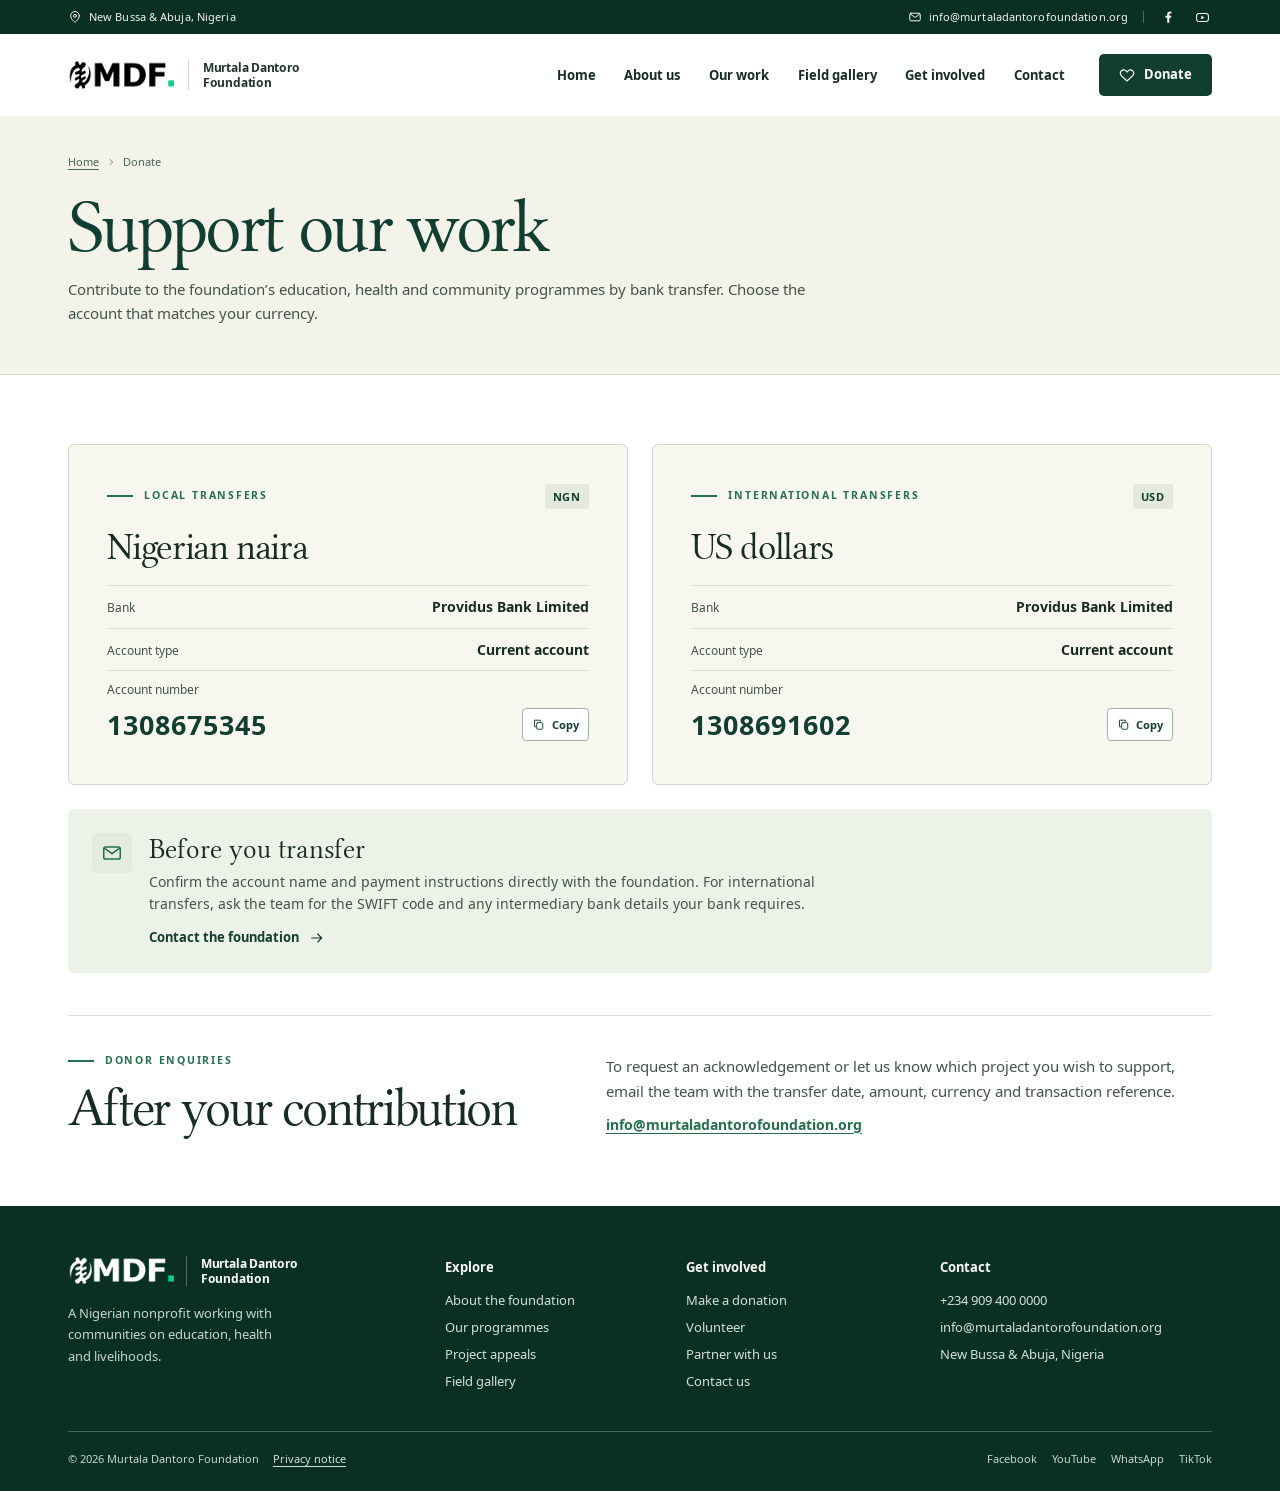
<file: donate.html>
<!doctype html>
<html lang="en-NG">
<head>
 <meta charset="utf-8"><meta name="viewport" content="width=device-width,initial-scale=1">
 <meta name="theme-color" content="#103e32"><title>Donate | Murtala Dantoro Foundation</title><meta name="description" content="Find naira and US dollar bank transfer details and contact the foundation about supporting a programme or project appeal.">
 <meta property="og:type" content="website"><meta property="og:site_name" content="Murtala Dantoro Foundation"><meta property="og:title" content="Donate | Murtala Dantoro Foundation"><meta property="og:description" content="Find naira and US dollar bank transfer details and contact the foundation about supporting a programme or project appeal."><meta property="og:image" content="https://murtala-dantoro-foundation.almahfooz.chatgpt.site/assets/images/community-learning.webp"><meta property="og:url" content="https://murtala-dantoro-foundation.almahfooz.chatgpt.site/donate.html">
 <link rel="icon" href="assets/images/favicon.png" type="image/png"><link rel="stylesheet" href="assets/site.css"><script src="assets/site.js" defer></script>
</head>
<body><a href="#main" class="skip">Skip to content</a>
<header class="site-header">
 <div class="utility"><div class="wrap utility-in"><a href="contact.html#offices" class="util-location"><svg class="icon" viewBox="0 0 24 24" fill="none" stroke="currentColor" stroke-width="1.7" stroke-linecap="round" stroke-linejoin="round" aria-hidden="true" focusable="false"><path d="M19.5 10c0 5.3-7.5 11.2-7.5 11.2S4.5 15.3 4.5 10a7.5 7.5 0 1 1 15 0Z"/><circle cx="12" cy="10" r="2.6"/></svg>New Bussa &amp; Abuja, Nigeria</a><div class="utility-right"><a href="mailto:info@murtaladantorofoundation.org" class="utility-email"><svg class="icon" viewBox="0 0 24 24" fill="none" stroke="currentColor" stroke-width="1.7" stroke-linecap="round" stroke-linejoin="round" aria-hidden="true" focusable="false"><rect x="3" y="5.5" width="18" height="13" rx="2"/><path d="m4 7 8 5.7L20 7"/></svg>info@murtaladantorofoundation.org</a><span class="utility-rule"></span><a class="social" href="https://www.facebook.com/profile.php?id=61575763089341" aria-label="Facebook"><svg class="icon" viewBox="0 0 24 24" fill="none" stroke="currentColor" stroke-width="1.7" stroke-linecap="round" stroke-linejoin="round" aria-hidden="true" focusable="false"><path fill="currentColor" stroke="none" d="M14.3 22v-8h2.8l.45-3.25h-3.25V8.67c0-.94.27-1.58 1.63-1.58h1.75V4.2a22 22 0 0 0-2.53-.13c-2.5 0-4.22 1.53-4.22 4.34v2.34H8.1V14h2.83v8z" transform="translate(-1 -1.5)"/></svg></a><a class="social" href="https://www.youtube.com/@yourvoicewithmurtaladantoro" aria-label="Youtube"><svg class="icon" viewBox="0 0 24 24" fill="none" stroke="currentColor" stroke-width="1.7" stroke-linecap="round" stroke-linejoin="round" aria-hidden="true" focusable="false"><rect x="2.5" y="5.5" width="19" height="13" rx="4"/><path d="m10 9 5 3-5 3Z" fill="currentColor" stroke="none"/></svg></a></div></div></div>
 <div class="nav-bar"><div class="wrap nav-in"><a href="index.html" class="brand" aria-label="Murtala Dantoro Foundation home"><img src="assets/images/mdf-logo.png" width="132" height="34" alt=""><span class="brand-name">Murtala Dantoro<br>Foundation</span></a><nav id="site-nav" class="nav-links" aria-label="Main navigation"><a href="index.html">Home</a><a href="about.html">About us</a><a href="programmes.html">Our work</a><a href="gallery.html">Field gallery</a><a href="get-involved.html">Get involved</a><a href="contact.html">Contact</a></nav><div class="nav-actions"><a href="donate.html" class="nav-donate" aria-current="page"><svg class="icon" viewBox="0 0 24 24" fill="none" stroke="currentColor" stroke-width="1.7" stroke-linecap="round" stroke-linejoin="round" aria-hidden="true" focusable="false"><path d="M20.5 5.8c-2.2-2.2-5.5-1.7-7.3.4L12 7.6l-1.2-1.4C9 4.1 5.6 3.6 3.5 5.8c-2 2.2-1.8 5.3.3 7.5L12 21l8.2-7.7c2.2-2.2 2.3-5.4.3-7.5Z"/></svg>Donate</a><button type="button" class="menu-toggle" aria-label="Open menu" aria-expanded="false" aria-controls="site-nav"><svg class="icon" viewBox="0 0 24 24" fill="none" stroke="currentColor" stroke-width="1.7" stroke-linecap="round" stroke-linejoin="round" aria-hidden="true" focusable="false"><path d="M3.5 6.5h17M3.5 12h17m-17 5.5h17"/></svg><svg class="icon" viewBox="0 0 24 24" fill="none" stroke="currentColor" stroke-width="1.7" stroke-linecap="round" stroke-linejoin="round" aria-hidden="true" focusable="false"><path d="m5 5 14 14M19 5 5 19"/></svg></button></div></div></div>
</header><main id="main" tabindex="-1"><section class="inner-head  "><div class="wrap inner-grid"><div class="inner-copy"><nav class="crumb" aria-label="Breadcrumb"><a href="index.html">Home</a><svg class="icon" viewBox="0 0 24 24" fill="none" stroke="currentColor" stroke-width="1.7" stroke-linecap="round" stroke-linejoin="round" aria-hidden="true" focusable="false"><path d="m9.5 5.5 6.5 6.5-6.5 6.5"/></svg><span aria-current="page">Donate</span></nav><h1>Support our work</h1><p>Contribute to the foundation’s education, health and community programmes by bank transfer. Choose the account that matches your currency.</p></div></div></section>
<section class="section wrap donate-section" aria-label="Bank transfer details"><div class="bank-grid"><article class="account-card" id="naira"><div class="account-label"><div class="eyebrow"><i aria-hidden="true"></i>Local transfers</div><span class="currency">NGN</span></div><h2>Nigerian naira</h2><dl><div><dt>Bank</dt><dd>Providus Bank Limited</dd></div><div><dt>Account type</dt><dd>Current account</dd></div><div class="account-no"><dt>Account number</dt><dd><strong>1308675345</strong><button type="button" class="copy-btn enhance-only" data-copy="1308675345" aria-label="Copy NGN account number"><svg class="icon" viewBox="0 0 24 24" fill="none" stroke="currentColor" stroke-width="1.7" stroke-linecap="round" stroke-linejoin="round" aria-hidden="true" focusable="false"><rect x="8.5" y="8.5" width="11" height="12" rx="1.7"/><path d="M15.2 6.1V4H4.5v12h2"/></svg><span>Copy</span></button></dd></div></dl></article><article class="account-card" id="dollars"><div class="account-label"><div class="eyebrow"><i aria-hidden="true"></i>International transfers</div><span class="currency">USD</span></div><h2>US dollars</h2><dl><div><dt>Bank</dt><dd>Providus Bank Limited</dd></div><div><dt>Account type</dt><dd>Current account</dd></div><div class="account-no"><dt>Account number</dt><dd><strong>1308691602</strong><button type="button" class="copy-btn enhance-only" data-copy="1308691602" aria-label="Copy USD account number"><svg class="icon" viewBox="0 0 24 24" fill="none" stroke="currentColor" stroke-width="1.7" stroke-linecap="round" stroke-linejoin="round" aria-hidden="true" focusable="false"><rect x="8.5" y="8.5" width="11" height="12" rx="1.7"/><path d="M15.2 6.1V4H4.5v12h2"/></svg><span>Copy</span></button></dd></div></dl></article></div><p class="sr-only" id="copy-status" role="status"></p>
 <div class="transfer-note"><span class="icon-tile"><svg class="icon" viewBox="0 0 24 24" fill="none" stroke="currentColor" stroke-width="1.7" stroke-linecap="round" stroke-linejoin="round" aria-hidden="true" focusable="false"><rect x="3" y="5.5" width="18" height="13" rx="2"/><path d="m4 7 8 5.7L20 7"/></svg></span><div><h2>Before you transfer</h2><p>Confirm the account name and payment instructions directly with the foundation. For international transfers, ask the team for the SWIFT code and any intermediary bank details your bank requires.</p><a class="textlink" href="contact.html?topic=Donation+enquiry#enquiry">Contact the foundation <svg class="icon" viewBox="0 0 24 24" fill="none" stroke="currentColor" stroke-width="1.7" stroke-linecap="round" stroke-linejoin="round" aria-hidden="true" focusable="false"><path d="M4 12h15m-6-6 6 6-6 6"/></svg></a></div></div>
 <div class="after-transfer"><div><div class="eyebrow"><i aria-hidden="true"></i>Donor enquiries</div><h2>After your contribution</h2></div><div class="prose"><p>To request an acknowledgement or let us know which project you wish to support, email the team with the transfer date, amount, currency and transaction reference.</p><a class="inline" href="mailto:info@murtaladantorofoundation.org?subject=Donation%20acknowledgement">info@murtaladantorofoundation.org</a></div></div></section></main><footer class="footer"><div class="wrap footer-main"><div class="footer-brand"><a href="index.html" class="brand" aria-label="Murtala Dantoro Foundation home"><img src="assets/images/mdf-logo-white.png" width="132" height="34" alt=""><span class="brand-name">Murtala Dantoro<br>Foundation</span></a><p>A Nigerian nonprofit working with communities on education, health and livelihoods.</p></div>
 <div><h2>Explore</h2><a href="about.html">About the foundation</a><a href="programmes.html">Our programmes</a><a href="appeals.html">Project appeals</a><a href="gallery.html">Field gallery</a></div>
 <div><h2>Get involved</h2><a href="donate.html">Make a donation</a><a href="get-involved.html#volunteer">Volunteer</a><a href="get-involved.html#partner">Partner with us</a><a href="contact.html">Contact us</a></div>
 <div class="foot-contact"><h2>Contact</h2><a href="tel:+2349094000000">+234 909 400 0000</a><a href="mailto:info@murtaladantorofoundation.org">info@murtaladantorofoundation.org</a><a href="contact.html#offices">New Bussa &amp; Abuja, Nigeria</a></div></div>
 <div class="wrap foot-bottom"><div class="foot-legal"><small>© 2026 Murtala Dantoro Foundation</small><a href="privacy.html">Privacy notice</a></div><div class="foot-social"><a href="https://www.facebook.com/profile.php?id=61575763089341">Facebook</a><a href="https://www.youtube.com/@yourvoicewithmurtaladantoro">YouTube</a><a href="https://whatsapp.com/channel/0029VbAj2Jq0gcfNmsPHwx0a">WhatsApp</a><a href="https://www.tiktok.com/@yourvoicewithmurt">TikTok</a></div></div></footer></body></html>
</file>
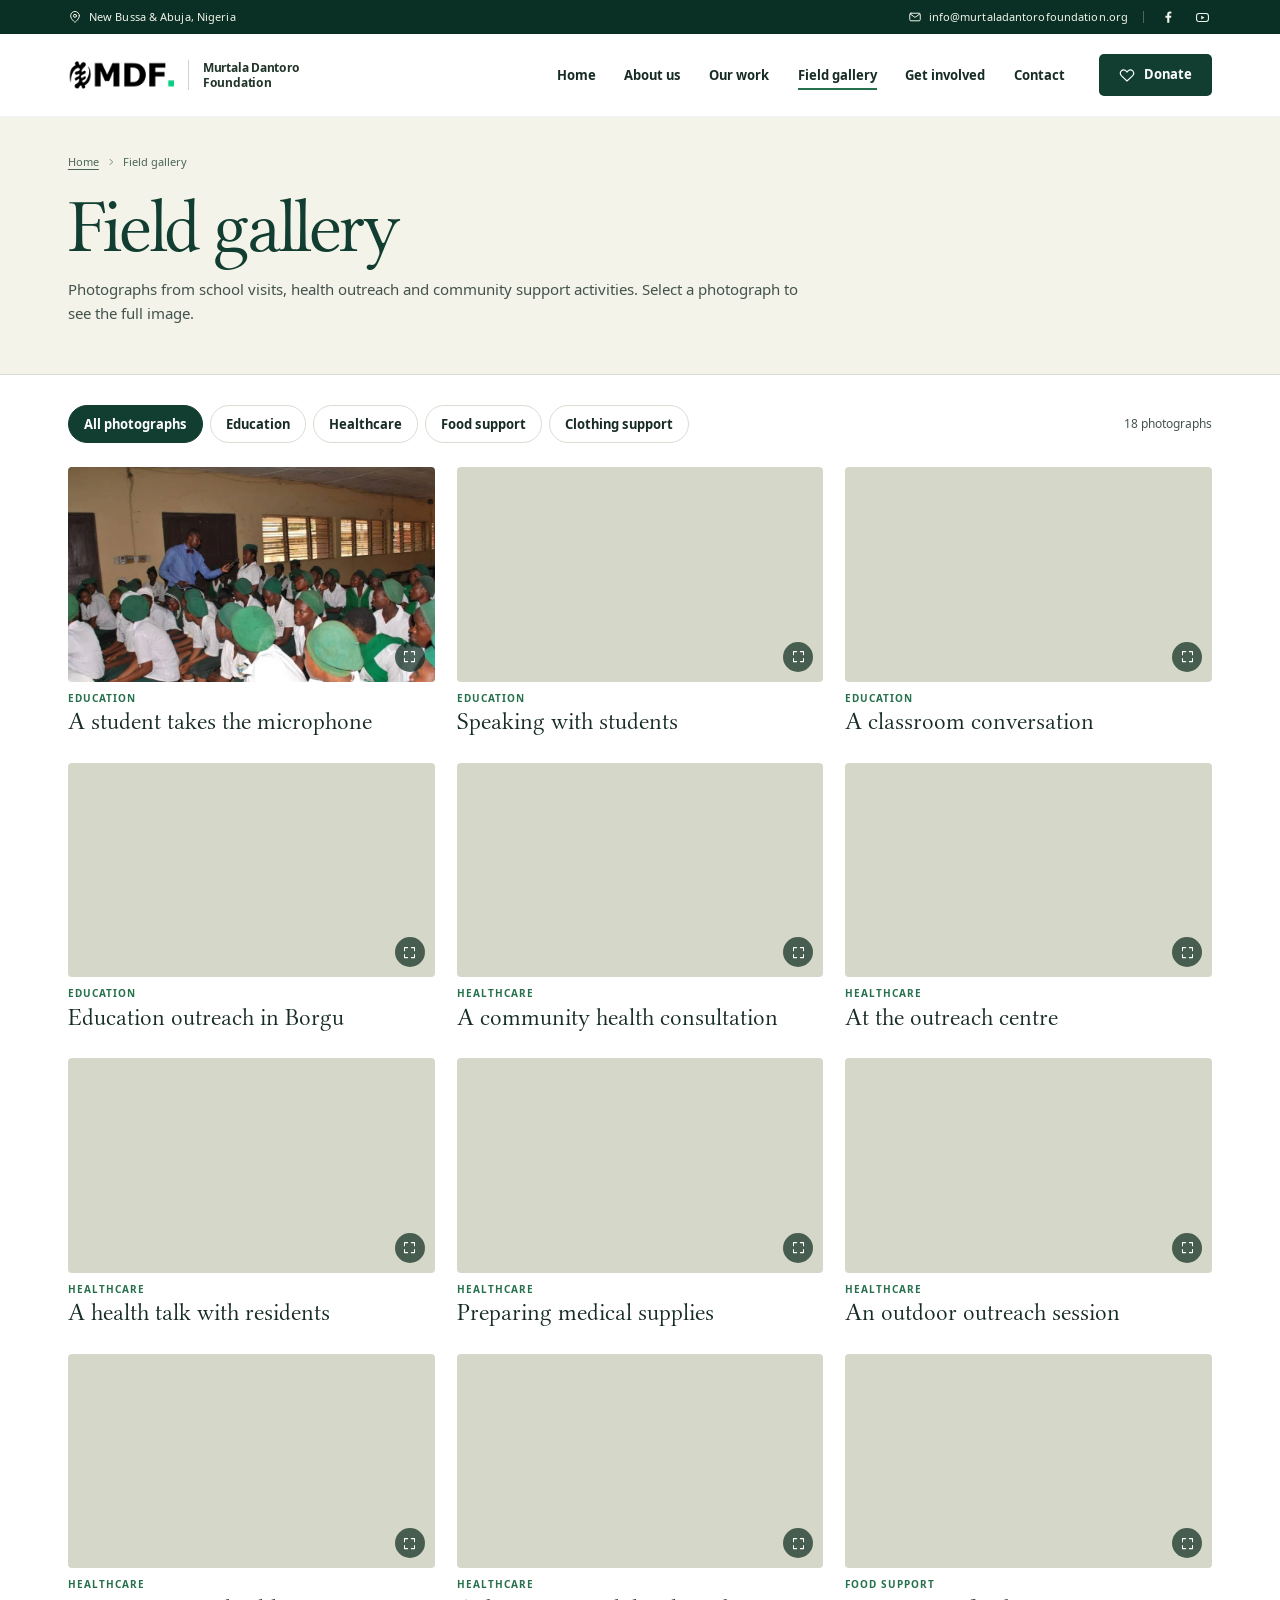
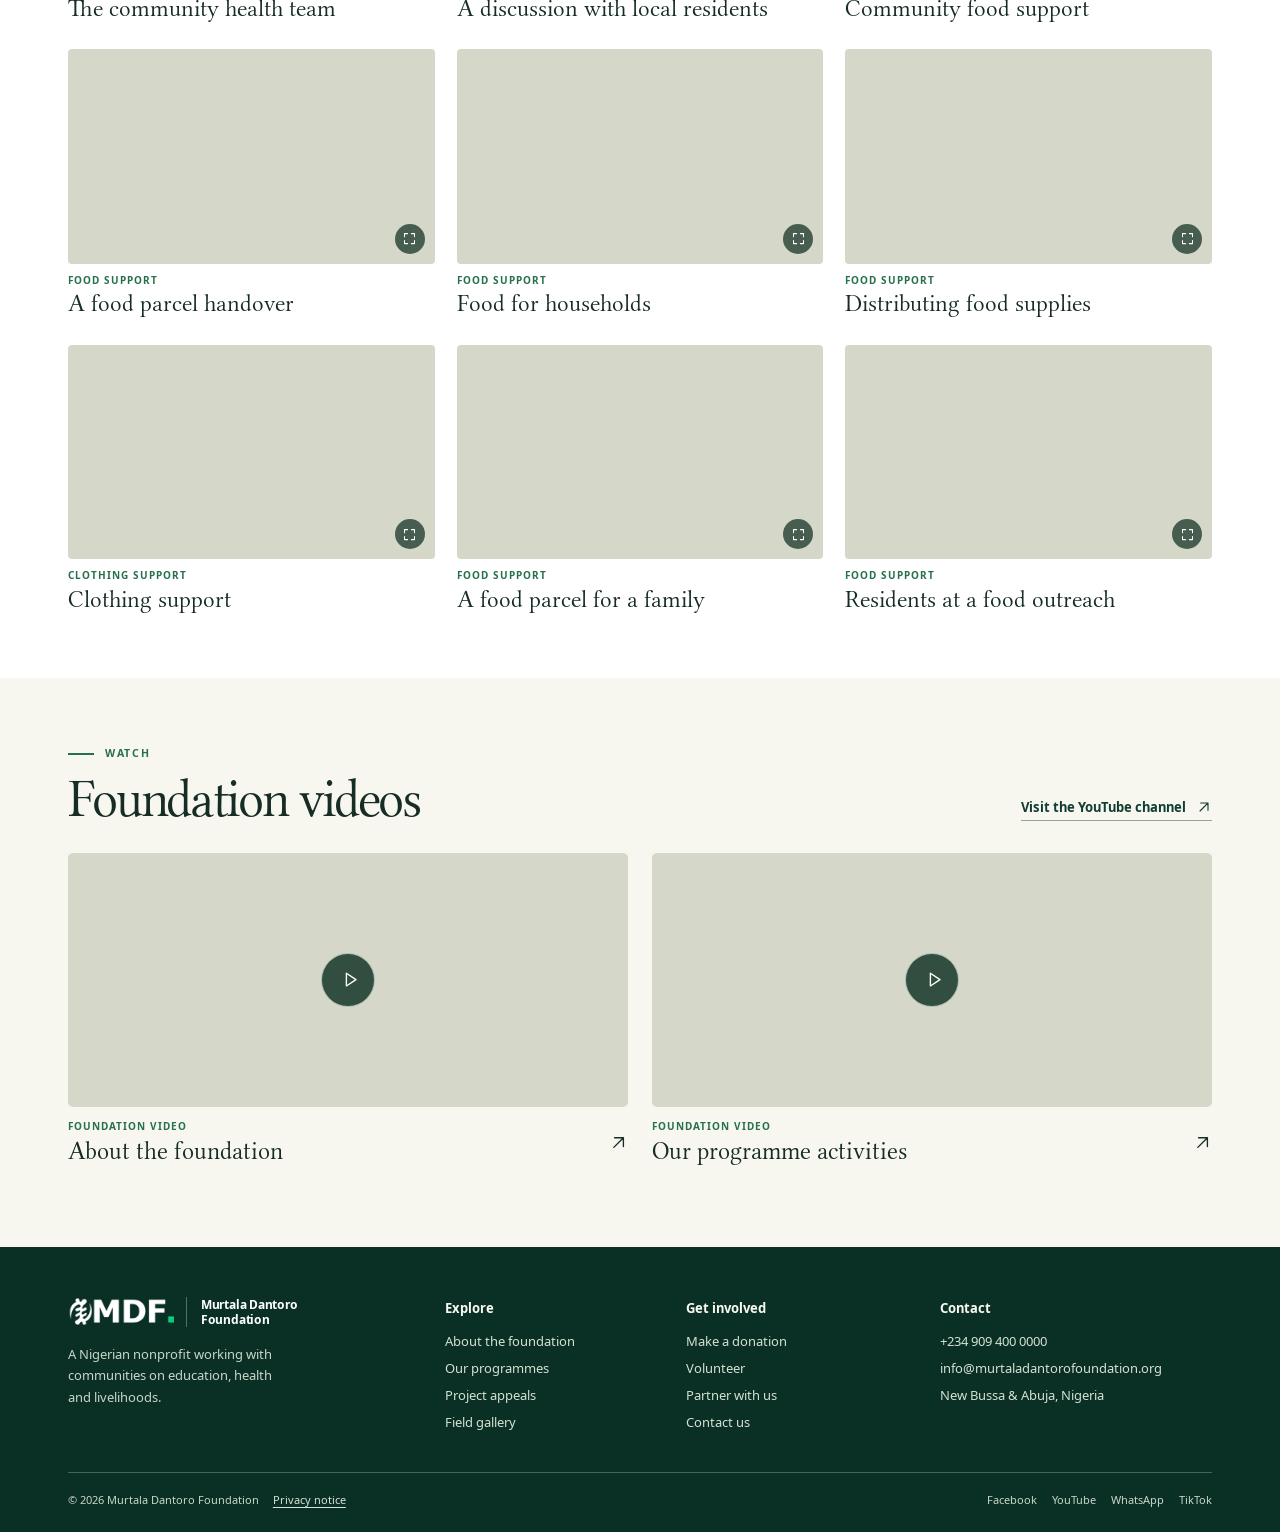
<file: events.html>
<!doctype html><html lang="en"><head><meta charset="utf-8"><meta name="viewport" content="width=device-width,initial-scale=1"><meta http-equiv="refresh" content="0;url=gallery.html"><meta name="robots" content="noindex"><title>Field gallery | Murtala Dantoro Foundation</title><link rel="stylesheet" href="assets/site.css"></head><body><main class="wrap section"><h1>Field gallery</h1><a class="textlink" href="gallery.html">Continue to field gallery</a></main></body></html>
</file>
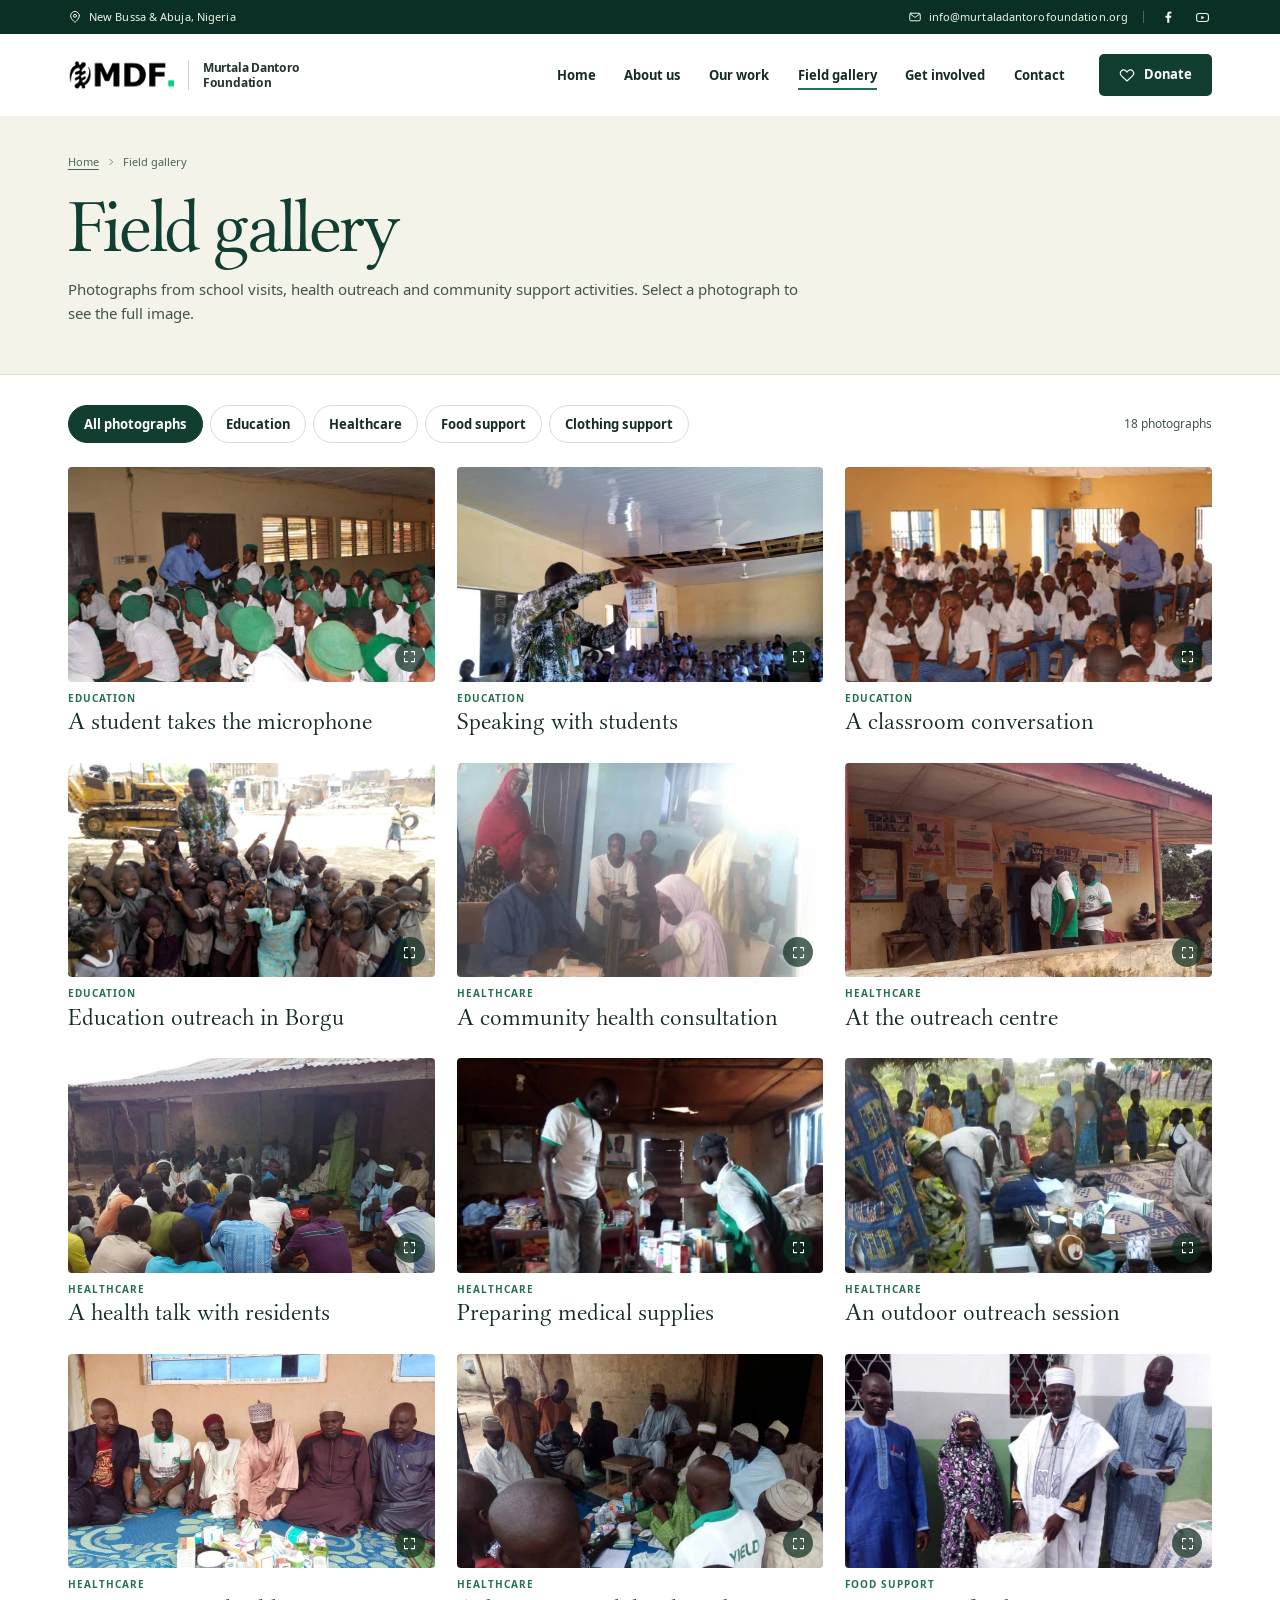
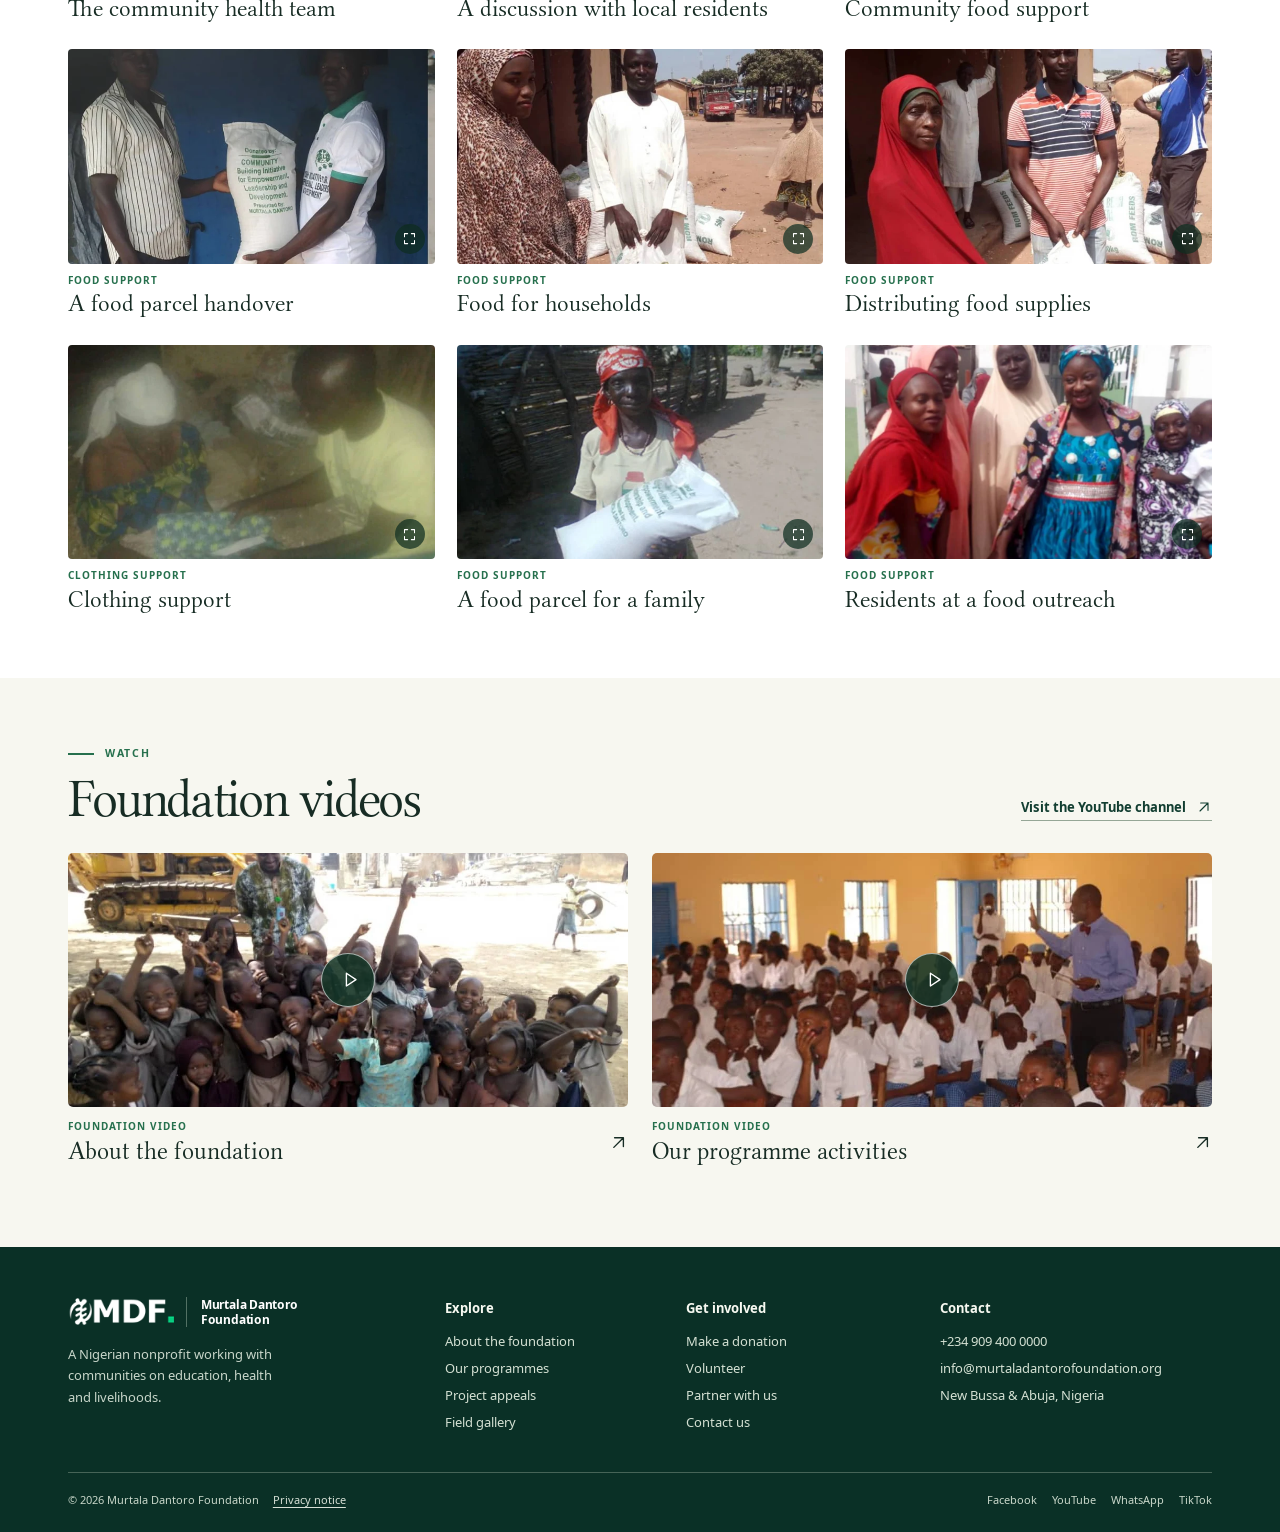
<file: gallery.html>
<!doctype html>
<html lang="en-NG">
<head>
 <meta charset="utf-8"><meta name="viewport" content="width=device-width,initial-scale=1">
 <meta name="theme-color" content="#103e32"><title>Field gallery | Murtala Dantoro Foundation</title><meta name="description" content="View the foundation’s archive of education, health, food and clothing outreach photographs and programme videos.">
 <meta property="og:type" content="website"><meta property="og:site_name" content="Murtala Dantoro Foundation"><meta property="og:title" content="Field gallery | Murtala Dantoro Foundation"><meta property="og:description" content="View the foundation’s archive of education, health, food and clothing outreach photographs and programme videos."><meta property="og:image" content="https://murtala-dantoro-foundation.almahfooz.chatgpt.site/assets/images/education-session.webp"><meta property="og:url" content="https://murtala-dantoro-foundation.almahfooz.chatgpt.site/gallery.html">
 <link rel="icon" href="assets/images/favicon.png" type="image/png"><link rel="stylesheet" href="assets/site.css"><script src="assets/site.js" defer></script>
</head>
<body><a href="#main" class="skip">Skip to content</a>
<header class="site-header">
 <div class="utility"><div class="wrap utility-in"><a href="contact.html#offices" class="util-location"><svg class="icon" viewBox="0 0 24 24" fill="none" stroke="currentColor" stroke-width="1.7" stroke-linecap="round" stroke-linejoin="round" aria-hidden="true" focusable="false"><path d="M19.5 10c0 5.3-7.5 11.2-7.5 11.2S4.5 15.3 4.5 10a7.5 7.5 0 1 1 15 0Z"/><circle cx="12" cy="10" r="2.6"/></svg>New Bussa &amp; Abuja, Nigeria</a><div class="utility-right"><a href="mailto:info@murtaladantorofoundation.org" class="utility-email"><svg class="icon" viewBox="0 0 24 24" fill="none" stroke="currentColor" stroke-width="1.7" stroke-linecap="round" stroke-linejoin="round" aria-hidden="true" focusable="false"><rect x="3" y="5.5" width="18" height="13" rx="2"/><path d="m4 7 8 5.7L20 7"/></svg>info@murtaladantorofoundation.org</a><span class="utility-rule"></span><a class="social" href="https://www.facebook.com/profile.php?id=61575763089341" aria-label="Facebook"><svg class="icon" viewBox="0 0 24 24" fill="none" stroke="currentColor" stroke-width="1.7" stroke-linecap="round" stroke-linejoin="round" aria-hidden="true" focusable="false"><path fill="currentColor" stroke="none" d="M14.3 22v-8h2.8l.45-3.25h-3.25V8.67c0-.94.27-1.58 1.63-1.58h1.75V4.2a22 22 0 0 0-2.53-.13c-2.5 0-4.22 1.53-4.22 4.34v2.34H8.1V14h2.83v8z" transform="translate(-1 -1.5)"/></svg></a><a class="social" href="https://www.youtube.com/@yourvoicewithmurtaladantoro" aria-label="Youtube"><svg class="icon" viewBox="0 0 24 24" fill="none" stroke="currentColor" stroke-width="1.7" stroke-linecap="round" stroke-linejoin="round" aria-hidden="true" focusable="false"><rect x="2.5" y="5.5" width="19" height="13" rx="4"/><path d="m10 9 5 3-5 3Z" fill="currentColor" stroke="none"/></svg></a></div></div></div>
 <div class="nav-bar"><div class="wrap nav-in"><a href="index.html" class="brand" aria-label="Murtala Dantoro Foundation home"><img src="assets/images/mdf-logo.png" width="132" height="34" alt=""><span class="brand-name">Murtala Dantoro<br>Foundation</span></a><nav id="site-nav" class="nav-links" aria-label="Main navigation"><a href="index.html">Home</a><a href="about.html">About us</a><a href="programmes.html">Our work</a><a href="gallery.html" aria-current="page">Field gallery</a><a href="get-involved.html">Get involved</a><a href="contact.html">Contact</a></nav><div class="nav-actions"><a href="donate.html" class="nav-donate"><svg class="icon" viewBox="0 0 24 24" fill="none" stroke="currentColor" stroke-width="1.7" stroke-linecap="round" stroke-linejoin="round" aria-hidden="true" focusable="false"><path d="M20.5 5.8c-2.2-2.2-5.5-1.7-7.3.4L12 7.6l-1.2-1.4C9 4.1 5.6 3.6 3.5 5.8c-2 2.2-1.8 5.3.3 7.5L12 21l8.2-7.7c2.2-2.2 2.3-5.4.3-7.5Z"/></svg>Donate</a><button type="button" class="menu-toggle" aria-label="Open menu" aria-expanded="false" aria-controls="site-nav"><svg class="icon" viewBox="0 0 24 24" fill="none" stroke="currentColor" stroke-width="1.7" stroke-linecap="round" stroke-linejoin="round" aria-hidden="true" focusable="false"><path d="M3.5 6.5h17M3.5 12h17m-17 5.5h17"/></svg><svg class="icon" viewBox="0 0 24 24" fill="none" stroke="currentColor" stroke-width="1.7" stroke-linecap="round" stroke-linejoin="round" aria-hidden="true" focusable="false"><path d="m5 5 14 14M19 5 5 19"/></svg></button></div></div></div>
</header><main id="main" tabindex="-1"><section class="inner-head  "><div class="wrap inner-grid"><div class="inner-copy"><nav class="crumb" aria-label="Breadcrumb"><a href="index.html">Home</a><svg class="icon" viewBox="0 0 24 24" fill="none" stroke="currentColor" stroke-width="1.7" stroke-linecap="round" stroke-linejoin="round" aria-hidden="true" focusable="false"><path d="m9.5 5.5 6.5 6.5-6.5 6.5"/></svg><span aria-current="page">Field gallery</span></nav><h1>Field gallery</h1><p>Photographs from school visits, health outreach and community support activities. Select a photograph to see the full image.</p></div></div></section>
<section class="wrap gallery-section" aria-label="Field photographs"><div class="gallery-bar"><div class="filter-group enhance-only" aria-label="Filter photographs"><button type="button" data-filter="All" aria-pressed="true">All photographs</button><button type="button" data-filter="Education" aria-pressed="false">Education</button><button type="button" data-filter="Healthcare" aria-pressed="false">Healthcare</button><button type="button" data-filter="Food" aria-pressed="false">Food support</button><button type="button" data-filter="Clothing" aria-pressed="false">Clothing support</button></div><p class="result-count enhance-only" id="gallery-count" aria-live="polite">18 photographs</p></div><div class="field-grid"><figure class="gallery-item" data-category="Education"><a href="assets/images/classroom-discussion-full.webp" class="gallery-open" data-caption="A student takes the microphone" data-alt="Students in green berets gather as a facilitator holds a microphone for a student." aria-label="View photograph: A student takes the microphone"><span class="gallery-img"><img src="assets/images/classroom-discussion.webp" alt="Students in green berets gather as a facilitator holds a microphone for a student." class="" decoding="async" loading="lazy"><span class="zoom-icon"><svg class="icon" viewBox="0 0 24 24" fill="none" stroke="currentColor" stroke-width="1.7" stroke-linecap="round" stroke-linejoin="round" aria-hidden="true" focusable="false"><path d="M4 9V4h5m6 0h5v5m0 6v5h-5m-6 0H4v-5"/></svg></span></span></a><figcaption><small>Education</small><h2>A student takes the microphone</h2></figcaption></figure><figure class="gallery-item" data-category="Education"><a href="assets/images/speaking-with-students-full.webp" class="gallery-open" data-caption="Speaking with students" data-alt="A speaker addresses pupils during a school visit." aria-label="View photograph: Speaking with students"><span class="gallery-img"><img src="assets/images/speaking-with-students.webp" alt="A speaker addresses pupils during a school visit." class="" decoding="async" loading="lazy"><span class="zoom-icon"><svg class="icon" viewBox="0 0 24 24" fill="none" stroke="currentColor" stroke-width="1.7" stroke-linecap="round" stroke-linejoin="round" aria-hidden="true" focusable="false"><path d="M4 9V4h5m6 0h5v5m0 6v5h-5m-6 0H4v-5"/></svg></span></span></a><figcaption><small>Education</small><h2>Speaking with students</h2></figcaption></figure><figure class="gallery-item" data-category="Education"><a href="assets/images/education-session-full.webp" class="gallery-open" data-caption="A classroom conversation" data-alt="Pupils in white shirts listen to a speaker in a sunlit classroom." aria-label="View photograph: A classroom conversation"><span class="gallery-img"><img src="assets/images/education-session.webp" alt="Pupils in white shirts listen to a speaker in a sunlit classroom." class="" decoding="async" loading="lazy"><span class="zoom-icon"><svg class="icon" viewBox="0 0 24 24" fill="none" stroke="currentColor" stroke-width="1.7" stroke-linecap="round" stroke-linejoin="round" aria-hidden="true" focusable="false"><path d="M4 9V4h5m6 0h5v5m0 6v5h-5m-6 0H4v-5"/></svg></span></span></a><figcaption><small>Education</small><h2>A classroom conversation</h2></figcaption></figure><figure class="gallery-item" data-category="Education"><a href="assets/images/community-learning-full.webp" class="gallery-open" data-caption="Education outreach in Borgu" data-alt="Children gather outdoors with an outreach worker during an education visit." aria-label="View photograph: Education outreach in Borgu"><span class="gallery-img"><img src="assets/images/community-learning.webp" alt="Children gather outdoors with an outreach worker during an education visit." class="" decoding="async" loading="lazy"><span class="zoom-icon"><svg class="icon" viewBox="0 0 24 24" fill="none" stroke="currentColor" stroke-width="1.7" stroke-linecap="round" stroke-linejoin="round" aria-hidden="true" focusable="false"><path d="M4 9V4h5m6 0h5v5m0 6v5h-5m-6 0H4v-5"/></svg></span></span></a><figcaption><small>Education</small><h2>Education outreach in Borgu</h2></figcaption></figure><figure class="gallery-item" data-category="Healthcare"><a href="assets/images/health-consultation-full.webp" class="gallery-open" data-caption="A community health consultation" data-alt="A seated visitor meets a health worker during an outreach session." aria-label="View photograph: A community health consultation"><span class="gallery-img"><img src="assets/images/health-consultation.webp" alt="A seated visitor meets a health worker during an outreach session." class="" decoding="async" loading="lazy"><span class="zoom-icon"><svg class="icon" viewBox="0 0 24 24" fill="none" stroke="currentColor" stroke-width="1.7" stroke-linecap="round" stroke-linejoin="round" aria-hidden="true" focusable="false"><path d="M4 9V4h5m6 0h5v5m0 6v5h-5m-6 0H4v-5"/></svg></span></span></a><figcaption><small>Healthcare</small><h2>A community health consultation</h2></figcaption></figure><figure class="gallery-item" data-category="Healthcare"><a href="assets/images/outreach-centre-full.webp" class="gallery-open" data-caption="At the outreach centre" data-alt="Residents and health workers gather outside a local building." aria-label="View photograph: At the outreach centre"><span class="gallery-img"><img src="assets/images/outreach-centre.webp" alt="Residents and health workers gather outside a local building." class="" decoding="async" loading="lazy"><span class="zoom-icon"><svg class="icon" viewBox="0 0 24 24" fill="none" stroke="currentColor" stroke-width="1.7" stroke-linecap="round" stroke-linejoin="round" aria-hidden="true" focusable="false"><path d="M4 9V4h5m6 0h5v5m0 6v5h-5m-6 0H4v-5"/></svg></span></span></a><figcaption><small>Healthcare</small><h2>At the outreach centre</h2></figcaption></figure><figure class="gallery-item" data-category="Healthcare"><a href="assets/images/community-health-talk-full.webp" class="gallery-open" data-caption="A health talk with residents" data-alt="Community members sit together during an outdoor health talk." aria-label="View photograph: A health talk with residents"><span class="gallery-img"><img src="assets/images/community-health-talk.webp" alt="Community members sit together during an outdoor health talk." class="" decoding="async" loading="lazy"><span class="zoom-icon"><svg class="icon" viewBox="0 0 24 24" fill="none" stroke="currentColor" stroke-width="1.7" stroke-linecap="round" stroke-linejoin="round" aria-hidden="true" focusable="false"><path d="M4 9V4h5m6 0h5v5m0 6v5h-5m-6 0H4v-5"/></svg></span></span></a><figcaption><small>Healthcare</small><h2>A health talk with residents</h2></figcaption></figure><figure class="gallery-item" data-category="Healthcare"><a href="assets/images/outreach-team-full.webp" class="gallery-open" data-caption="Preparing medical supplies" data-alt="Two outreach workers organise medical supplies on a table." aria-label="View photograph: Preparing medical supplies"><span class="gallery-img"><img src="assets/images/outreach-team.webp" alt="Two outreach workers organise medical supplies on a table." class="" decoding="async" loading="lazy"><span class="zoom-icon"><svg class="icon" viewBox="0 0 24 24" fill="none" stroke="currentColor" stroke-width="1.7" stroke-linecap="round" stroke-linejoin="round" aria-hidden="true" focusable="false"><path d="M4 9V4h5m6 0h5v5m0 6v5h-5m-6 0H4v-5"/></svg></span></span></a><figcaption><small>Healthcare</small><h2>Preparing medical supplies</h2></figcaption></figure><figure class="gallery-item" data-category="Healthcare"><a href="assets/images/outdoor-health-clinic-full.webp" class="gallery-open" data-caption="An outdoor outreach session" data-alt="People gather around health supplies at an outdoor outreach session." aria-label="View photograph: An outdoor outreach session"><span class="gallery-img"><img src="assets/images/outdoor-health-clinic.webp" alt="People gather around health supplies at an outdoor outreach session." class="" decoding="async" loading="lazy"><span class="zoom-icon"><svg class="icon" viewBox="0 0 24 24" fill="none" stroke="currentColor" stroke-width="1.7" stroke-linecap="round" stroke-linejoin="round" aria-hidden="true" focusable="false"><path d="M4 9V4h5m6 0h5v5m0 6v5h-5m-6 0H4v-5"/></svg></span></span></a><figcaption><small>Healthcare</small><h2>An outdoor outreach session</h2></figcaption></figure><figure class="gallery-item" data-category="Healthcare"><a href="assets/images/medical-supplies-full.webp" class="gallery-open" data-caption="The community health team" data-alt="The health team sits together behind a table of supplies." aria-label="View photograph: The community health team"><span class="gallery-img"><img src="assets/images/medical-supplies.webp" alt="The health team sits together behind a table of supplies." class="" decoding="async" loading="lazy"><span class="zoom-icon"><svg class="icon" viewBox="0 0 24 24" fill="none" stroke="currentColor" stroke-width="1.7" stroke-linecap="round" stroke-linejoin="round" aria-hidden="true" focusable="false"><path d="M4 9V4h5m6 0h5v5m0 6v5h-5m-6 0H4v-5"/></svg></span></span></a><figcaption><small>Healthcare</small><h2>The community health team</h2></figcaption></figure><figure class="gallery-item" data-category="Healthcare"><a href="assets/images/health-team-meeting-full.webp" class="gallery-open" data-caption="A discussion with local residents" data-alt="Residents and health workers meet around a table." aria-label="View photograph: A discussion with local residents"><span class="gallery-img"><img src="assets/images/health-team-meeting.webp" alt="Residents and health workers meet around a table." class="" decoding="async" loading="lazy"><span class="zoom-icon"><svg class="icon" viewBox="0 0 24 24" fill="none" stroke="currentColor" stroke-width="1.7" stroke-linecap="round" stroke-linejoin="round" aria-hidden="true" focusable="false"><path d="M4 9V4h5m6 0h5v5m0 6v5h-5m-6 0H4v-5"/></svg></span></span></a><figcaption><small>Healthcare</small><h2>A discussion with local residents</h2></figcaption></figure><figure class="gallery-item" data-category="Food"><a href="assets/images/community-food-support-full.webp" class="gallery-open" data-caption="Community food support" data-alt="Community members stand together beside bags of food." aria-label="View photograph: Community food support"><span class="gallery-img"><img src="assets/images/community-food-support.webp" alt="Community members stand together beside bags of food." class="" decoding="async" loading="lazy"><span class="zoom-icon"><svg class="icon" viewBox="0 0 24 24" fill="none" stroke="currentColor" stroke-width="1.7" stroke-linecap="round" stroke-linejoin="round" aria-hidden="true" focusable="false"><path d="M4 9V4h5m6 0h5v5m0 6v5h-5m-6 0H4v-5"/></svg></span></span></a><figcaption><small>Food support</small><h2>Community food support</h2></figcaption></figure><figure class="gallery-item" data-category="Food"><a href="assets/images/food-handover-full.webp" class="gallery-open" data-caption="A food parcel handover" data-alt="An outreach worker and a resident hold a food parcel." aria-label="View photograph: A food parcel handover"><span class="gallery-img"><img src="assets/images/food-handover.webp" alt="An outreach worker and a resident hold a food parcel." class="" decoding="async" loading="lazy"><span class="zoom-icon"><svg class="icon" viewBox="0 0 24 24" fill="none" stroke="currentColor" stroke-width="1.7" stroke-linecap="round" stroke-linejoin="round" aria-hidden="true" focusable="false"><path d="M4 9V4h5m6 0h5v5m0 6v5h-5m-6 0H4v-5"/></svg></span></span></a><figcaption><small>Food support</small><h2>A food parcel handover</h2></figcaption></figure><figure class="gallery-item" data-category="Food"><a href="assets/images/household-support-full.webp" class="gallery-open" data-caption="Food for households" data-alt="Community members stand beside bags of food during distribution." aria-label="View photograph: Food for households"><span class="gallery-img"><img src="assets/images/household-support.webp" alt="Community members stand beside bags of food during distribution." class="" decoding="async" loading="lazy"><span class="zoom-icon"><svg class="icon" viewBox="0 0 24 24" fill="none" stroke="currentColor" stroke-width="1.7" stroke-linecap="round" stroke-linejoin="round" aria-hidden="true" focusable="false"><path d="M4 9V4h5m6 0h5v5m0 6v5h-5m-6 0H4v-5"/></svg></span></span></a><figcaption><small>Food support</small><h2>Food for households</h2></figcaption></figure><figure class="gallery-item" data-category="Food"><a href="assets/images/food-distribution-full.webp" class="gallery-open" data-caption="Distributing food supplies" data-alt="A group shares food supplies outside a building." aria-label="View photograph: Distributing food supplies"><span class="gallery-img"><img src="assets/images/food-distribution.webp" alt="A group shares food supplies outside a building." class="" decoding="async" loading="lazy"><span class="zoom-icon"><svg class="icon" viewBox="0 0 24 24" fill="none" stroke="currentColor" stroke-width="1.7" stroke-linecap="round" stroke-linejoin="round" aria-hidden="true" focusable="false"><path d="M4 9V4h5m6 0h5v5m0 6v5h-5m-6 0H4v-5"/></svg></span></span></a><figcaption><small>Food support</small><h2>Distributing food supplies</h2></figcaption></figure><figure class="gallery-item" data-category="Clothing"><a href="assets/images/clothing-support-full.webp" class="gallery-open" data-caption="Clothing support" data-alt="A volunteer helps distribute clothing during outreach." aria-label="View photograph: Clothing support"><span class="gallery-img"><img src="assets/images/clothing-support.webp" alt="A volunteer helps distribute clothing during outreach." class="" decoding="async" loading="lazy"><span class="zoom-icon"><svg class="icon" viewBox="0 0 24 24" fill="none" stroke="currentColor" stroke-width="1.7" stroke-linecap="round" stroke-linejoin="round" aria-hidden="true" focusable="false"><path d="M4 9V4h5m6 0h5v5m0 6v5h-5m-6 0H4v-5"/></svg></span></span></a><figcaption><small>Clothing support</small><h2>Clothing support</h2></figcaption></figure><figure class="gallery-item" data-category="Food"><a href="assets/images/family-food-support-full.webp" class="gallery-open" data-caption="A food parcel for a family" data-alt="A community member holds a food parcel." aria-label="View photograph: A food parcel for a family"><span class="gallery-img"><img src="assets/images/family-food-support.webp" alt="A community member holds a food parcel." class="" decoding="async" loading="lazy"><span class="zoom-icon"><svg class="icon" viewBox="0 0 24 24" fill="none" stroke="currentColor" stroke-width="1.7" stroke-linecap="round" stroke-linejoin="round" aria-hidden="true" focusable="false"><path d="M4 9V4h5m6 0h5v5m0 6v5h-5m-6 0H4v-5"/></svg></span></span></a><figcaption><small>Food support</small><h2>A food parcel for a family</h2></figcaption></figure><figure class="gallery-item" data-category="Food"><a href="assets/images/community-gathering-full.webp" class="gallery-open" data-caption="Residents at a food outreach" data-alt="Community members gather for a photograph during a food outreach." aria-label="View photograph: Residents at a food outreach"><span class="gallery-img"><img src="assets/images/community-gathering.webp" alt="Community members gather for a photograph during a food outreach." class="" decoding="async" loading="lazy"><span class="zoom-icon"><svg class="icon" viewBox="0 0 24 24" fill="none" stroke="currentColor" stroke-width="1.7" stroke-linecap="round" stroke-linejoin="round" aria-hidden="true" focusable="false"><path d="M4 9V4h5m6 0h5v5m0 6v5h-5m-6 0H4v-5"/></svg></span></span></a><figcaption><small>Food support</small><h2>Residents at a food outreach</h2></figcaption></figure></div></section>
<dialog id="lightbox" aria-labelledby="lightbox-title"><div class="lightbox-inner"><button type="button" id="lightbox-close" class="circle-btn" aria-label="Close photograph" autofocus><svg class="icon" viewBox="0 0 24 24" fill="none" stroke="currentColor" stroke-width="1.7" stroke-linecap="round" stroke-linejoin="round" aria-hidden="true" focusable="false"><path d="m5 5 14 14M19 5 5 19"/></svg></button><div class="lightbox-photo"><img id="lightbox-image" alt=""></div><div class="lightbox-bar"><div aria-live="polite" aria-atomic="true"><small id="lightbox-count"></small><h2 id="lightbox-title"></h2></div><div class="lightbox-arrows"><button class="circle-btn" type="button" data-light-step="-1" aria-label="Previous photograph"><svg class="icon" viewBox="0 0 24 24" fill="none" stroke="currentColor" stroke-width="1.7" stroke-linecap="round" stroke-linejoin="round" aria-hidden="true" focusable="false"><path d="m14.5 5.5-6.5 6.5 6.5 6.5"/></svg></button><button class="circle-btn" type="button" data-light-step="1" aria-label="Next photograph"><svg class="icon" viewBox="0 0 24 24" fill="none" stroke="currentColor" stroke-width="1.7" stroke-linecap="round" stroke-linejoin="round" aria-hidden="true" focusable="false"><path d="m9.5 5.5 6.5 6.5-6.5 6.5"/></svg></button></div></div></div></dialog>
<section class="tint" id="films"><div class="section wrap"><div class="section-head"><div><div class="eyebrow"><i aria-hidden="true"></i>Watch</div><h2>Foundation videos</h2></div><a class="textlink" href="https://www.youtube.com/@yourvoicewithmurtaladantoro">Visit the YouTube channel <svg class="icon" viewBox="0 0 24 24" fill="none" stroke="currentColor" stroke-width="1.7" stroke-linecap="round" stroke-linejoin="round" aria-hidden="true" focusable="false"><path d="M6 18 18 6M7 6h11v11"/></svg></a></div><div class="films-grid"><a class="film" href="https://www.youtube.com/watch?v=TAQzpq_XHLM"><div><img src="assets/images/community-learning.webp" alt="Children and an outreach worker outdoors." class="" decoding="async" loading="lazy"><span class="play-icon"><svg class="icon" viewBox="0 0 24 24" fill="none" stroke="currentColor" stroke-width="1.7" stroke-linecap="round" stroke-linejoin="round" aria-hidden="true" focusable="false"><path d="m8 4 12 8-12 8Z"/></svg></span></div><span class="film-caption"><span><small>Foundation video</small><strong>About the foundation</strong></span><svg class="icon" viewBox="0 0 24 24" fill="none" stroke="currentColor" stroke-width="1.7" stroke-linecap="round" stroke-linejoin="round" aria-hidden="true" focusable="false"><path d="M6 18 18 6M7 6h11v11"/></svg></span></a><a class="film" href="https://www.youtube.com/watch?v=LnKVUGP7gL4"><div><img src="assets/images/education-session.webp" alt="An education session in New Bussa." class="" decoding="async" loading="lazy"><span class="play-icon"><svg class="icon" viewBox="0 0 24 24" fill="none" stroke="currentColor" stroke-width="1.7" stroke-linecap="round" stroke-linejoin="round" aria-hidden="true" focusable="false"><path d="m8 4 12 8-12 8Z"/></svg></span></div><span class="film-caption"><span><small>Foundation video</small><strong>Our programme activities</strong></span><svg class="icon" viewBox="0 0 24 24" fill="none" stroke="currentColor" stroke-width="1.7" stroke-linecap="round" stroke-linejoin="round" aria-hidden="true" focusable="false"><path d="M6 18 18 6M7 6h11v11"/></svg></span></a></div></div></section></main><footer class="footer"><div class="wrap footer-main"><div class="footer-brand"><a href="index.html" class="brand" aria-label="Murtala Dantoro Foundation home"><img src="assets/images/mdf-logo-white.png" width="132" height="34" alt=""><span class="brand-name">Murtala Dantoro<br>Foundation</span></a><p>A Nigerian nonprofit working with communities on education, health and livelihoods.</p></div>
 <div><h2>Explore</h2><a href="about.html">About the foundation</a><a href="programmes.html">Our programmes</a><a href="appeals.html">Project appeals</a><a href="gallery.html">Field gallery</a></div>
 <div><h2>Get involved</h2><a href="donate.html">Make a donation</a><a href="get-involved.html#volunteer">Volunteer</a><a href="get-involved.html#partner">Partner with us</a><a href="contact.html">Contact us</a></div>
 <div class="foot-contact"><h2>Contact</h2><a href="tel:+2349094000000">+234 909 400 0000</a><a href="mailto:info@murtaladantorofoundation.org">info@murtaladantorofoundation.org</a><a href="contact.html#offices">New Bussa &amp; Abuja, Nigeria</a></div></div>
 <div class="wrap foot-bottom"><div class="foot-legal"><small>© 2026 Murtala Dantoro Foundation</small><a href="privacy.html">Privacy notice</a></div><div class="foot-social"><a href="https://www.facebook.com/profile.php?id=61575763089341">Facebook</a><a href="https://www.youtube.com/@yourvoicewithmurtaladantoro">YouTube</a><a href="https://whatsapp.com/channel/0029VbAj2Jq0gcfNmsPHwx0a">WhatsApp</a><a href="https://www.tiktok.com/@yourvoicewithmurt">TikTok</a></div></div></footer></body></html>
</file>
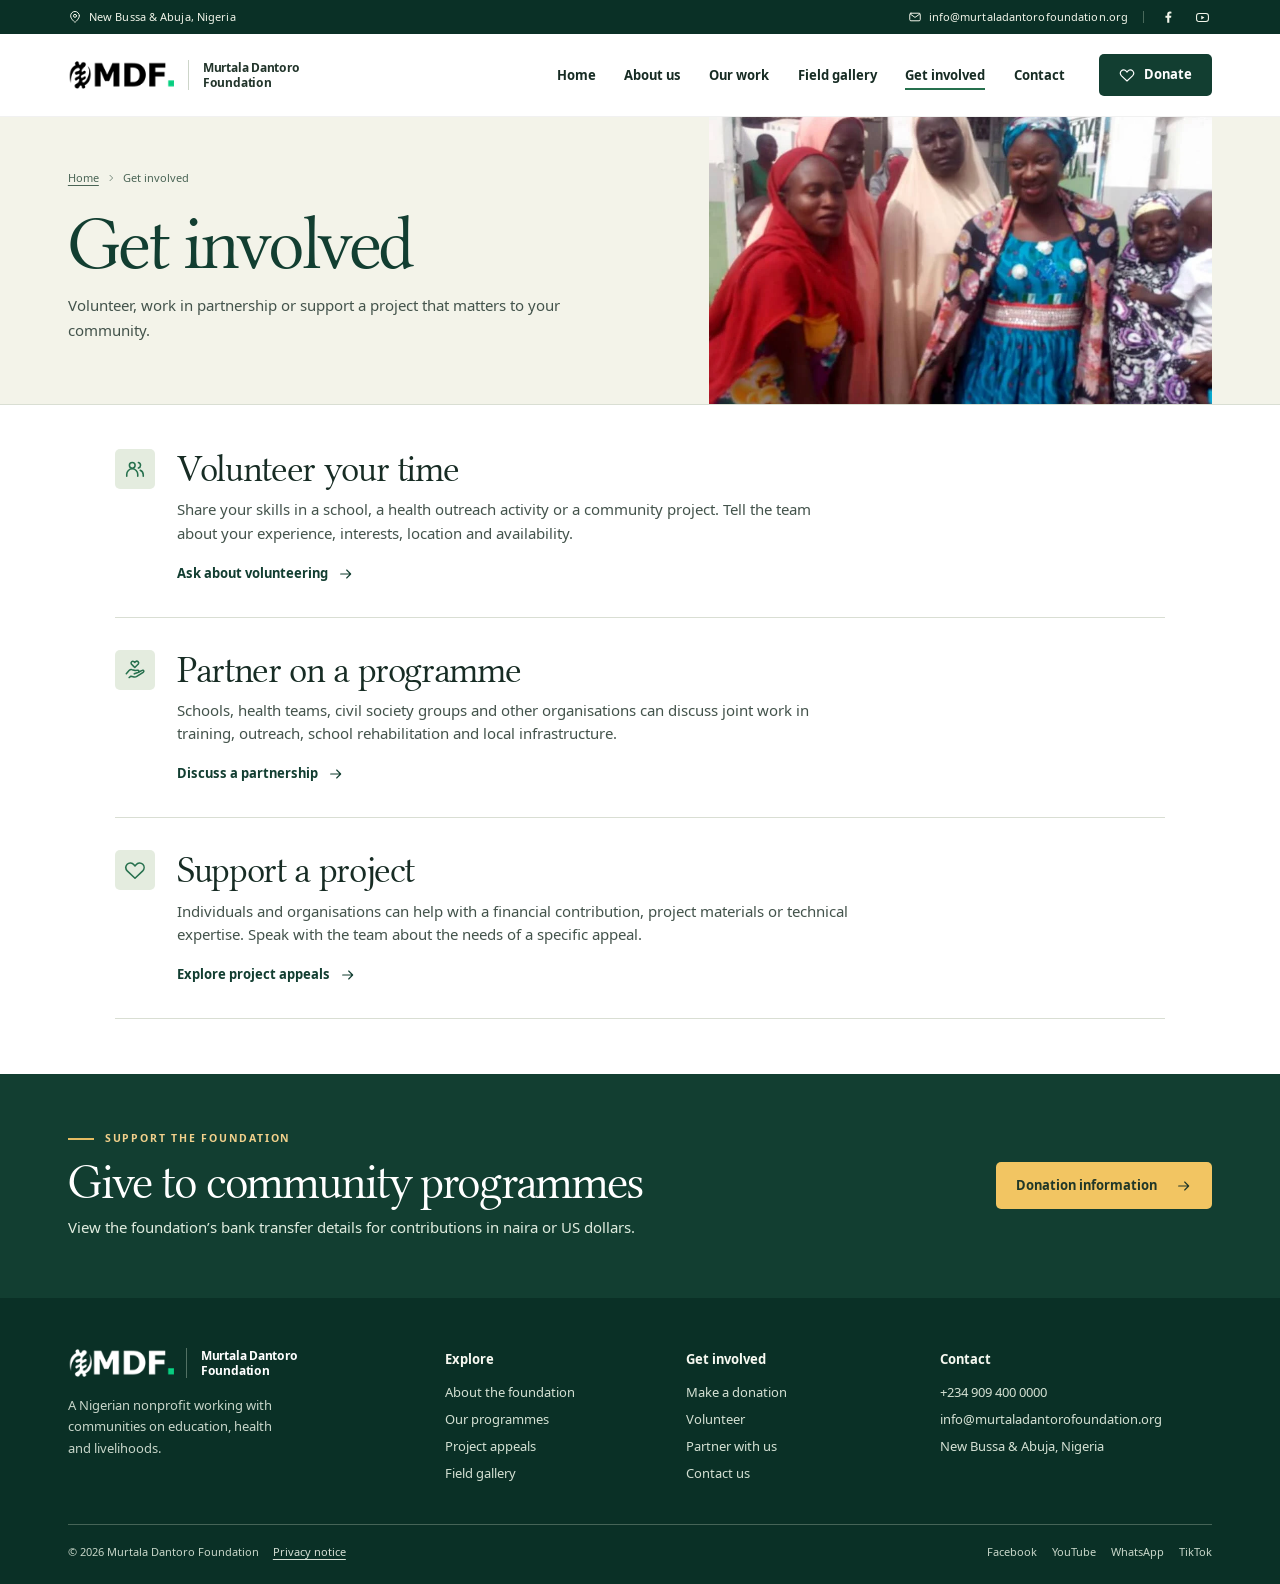
<file: get-involved.html>
<!doctype html>
<html lang="en-NG">
<head>
 <meta charset="utf-8"><meta name="viewport" content="width=device-width,initial-scale=1">
 <meta name="theme-color" content="#103e32"><title>Get involved | Murtala Dantoro Foundation</title><meta name="description" content="Find out how to volunteer, partner with the foundation or contribute to a community project in Nigeria.">
 <meta property="og:type" content="website"><meta property="og:site_name" content="Murtala Dantoro Foundation"><meta property="og:title" content="Get involved | Murtala Dantoro Foundation"><meta property="og:description" content="Find out how to volunteer, partner with the foundation or contribute to a community project in Nigeria."><meta property="og:image" content="https://murtala-dantoro-foundation.almahfooz.chatgpt.site/assets/images/community-gathering.webp"><meta property="og:url" content="https://murtala-dantoro-foundation.almahfooz.chatgpt.site/get-involved.html">
 <link rel="icon" href="assets/images/favicon.png" type="image/png"><link rel="stylesheet" href="assets/site.css"><script src="assets/site.js" defer></script>
</head>
<body><a href="#main" class="skip">Skip to content</a>
<header class="site-header">
 <div class="utility"><div class="wrap utility-in"><a href="contact.html#offices" class="util-location"><svg class="icon" viewBox="0 0 24 24" fill="none" stroke="currentColor" stroke-width="1.7" stroke-linecap="round" stroke-linejoin="round" aria-hidden="true" focusable="false"><path d="M19.5 10c0 5.3-7.5 11.2-7.5 11.2S4.5 15.3 4.5 10a7.5 7.5 0 1 1 15 0Z"/><circle cx="12" cy="10" r="2.6"/></svg>New Bussa &amp; Abuja, Nigeria</a><div class="utility-right"><a href="mailto:info@murtaladantorofoundation.org" class="utility-email"><svg class="icon" viewBox="0 0 24 24" fill="none" stroke="currentColor" stroke-width="1.7" stroke-linecap="round" stroke-linejoin="round" aria-hidden="true" focusable="false"><rect x="3" y="5.5" width="18" height="13" rx="2"/><path d="m4 7 8 5.7L20 7"/></svg>info@murtaladantorofoundation.org</a><span class="utility-rule"></span><a class="social" href="https://www.facebook.com/profile.php?id=61575763089341" aria-label="Facebook"><svg class="icon" viewBox="0 0 24 24" fill="none" stroke="currentColor" stroke-width="1.7" stroke-linecap="round" stroke-linejoin="round" aria-hidden="true" focusable="false"><path fill="currentColor" stroke="none" d="M14.3 22v-8h2.8l.45-3.25h-3.25V8.67c0-.94.27-1.58 1.63-1.58h1.75V4.2a22 22 0 0 0-2.53-.13c-2.5 0-4.22 1.53-4.22 4.34v2.34H8.1V14h2.83v8z" transform="translate(-1 -1.5)"/></svg></a><a class="social" href="https://www.youtube.com/@yourvoicewithmurtaladantoro" aria-label="Youtube"><svg class="icon" viewBox="0 0 24 24" fill="none" stroke="currentColor" stroke-width="1.7" stroke-linecap="round" stroke-linejoin="round" aria-hidden="true" focusable="false"><rect x="2.5" y="5.5" width="19" height="13" rx="4"/><path d="m10 9 5 3-5 3Z" fill="currentColor" stroke="none"/></svg></a></div></div></div>
 <div class="nav-bar"><div class="wrap nav-in"><a href="index.html" class="brand" aria-label="Murtala Dantoro Foundation home"><img src="assets/images/mdf-logo.png" width="132" height="34" alt=""><span class="brand-name">Murtala Dantoro<br>Foundation</span></a><nav id="site-nav" class="nav-links" aria-label="Main navigation"><a href="index.html">Home</a><a href="about.html">About us</a><a href="programmes.html">Our work</a><a href="gallery.html">Field gallery</a><a href="get-involved.html" aria-current="page">Get involved</a><a href="contact.html">Contact</a></nav><div class="nav-actions"><a href="donate.html" class="nav-donate"><svg class="icon" viewBox="0 0 24 24" fill="none" stroke="currentColor" stroke-width="1.7" stroke-linecap="round" stroke-linejoin="round" aria-hidden="true" focusable="false"><path d="M20.5 5.8c-2.2-2.2-5.5-1.7-7.3.4L12 7.6l-1.2-1.4C9 4.1 5.6 3.6 3.5 5.8c-2 2.2-1.8 5.3.3 7.5L12 21l8.2-7.7c2.2-2.2 2.3-5.4.3-7.5Z"/></svg>Donate</a><button type="button" class="menu-toggle" aria-label="Open menu" aria-expanded="false" aria-controls="site-nav"><svg class="icon" viewBox="0 0 24 24" fill="none" stroke="currentColor" stroke-width="1.7" stroke-linecap="round" stroke-linejoin="round" aria-hidden="true" focusable="false"><path d="M3.5 6.5h17M3.5 12h17m-17 5.5h17"/></svg><svg class="icon" viewBox="0 0 24 24" fill="none" stroke="currentColor" stroke-width="1.7" stroke-linecap="round" stroke-linejoin="round" aria-hidden="true" focusable="false"><path d="m5 5 14 14M19 5 5 19"/></svg></button></div></div></div>
</header><main id="main" tabindex="-1"><section class="inner-head  has-photo"><div class="wrap inner-grid"><div class="inner-copy"><nav class="crumb" aria-label="Breadcrumb"><a href="index.html">Home</a><svg class="icon" viewBox="0 0 24 24" fill="none" stroke="currentColor" stroke-width="1.7" stroke-linecap="round" stroke-linejoin="round" aria-hidden="true" focusable="false"><path d="m9.5 5.5 6.5 6.5-6.5 6.5"/></svg><span aria-current="page">Get involved</span></nav><h1>Get involved</h1><p>Volunteer, work in partnership or support a project that matters to your community.</p></div><div class="inner-picture"><img src="assets/images/community-gathering.webp" alt="Community members together at a foundation outreach activity." class="" decoding="async"></div></div></section><section class="wrap involvement" aria-label="Ways to get involved"><article class="involve-row" id="volunteer"><span class="icon-tile"><svg class="icon" viewBox="0 0 24 24" fill="none" stroke="currentColor" stroke-width="1.7" stroke-linecap="round" stroke-linejoin="round" aria-hidden="true" focusable="false"><circle cx="9" cy="8" r="3.1"/><path d="M3 20v-2.2a6 6 0 0 1 12 0V20m.7-15a3.1 3.1 0 0 1 0 6m2 2.3a5.3 5.3 0 0 1 3.3 4.9V20"/></svg></span><div><h2>Volunteer your time</h2><p>Share your skills in a school, a health outreach activity or a community project. Tell the team about your experience, interests, location and availability.</p><a class="textlink" href="contact.html?topic=Volunteering#enquiry">Ask about volunteering <svg class="icon" viewBox="0 0 24 24" fill="none" stroke="currentColor" stroke-width="1.7" stroke-linecap="round" stroke-linejoin="round" aria-hidden="true" focusable="false"><path d="M4 12h15m-6-6 6 6-6 6"/></svg></a></div></article><article class="involve-row" id="partner"><span class="icon-tile"><svg class="icon" viewBox="0 0 24 24" fill="none" stroke="currentColor" stroke-width="1.7" stroke-linecap="round" stroke-linejoin="round" aria-hidden="true" focusable="false"><path d="m2.5 16 3-3.4c1-1 2.1-1.4 3.3-1l3.4.9 2.4-.3c1.8-.2 2.2 1.8.7 2.5l-4.1 1.5m4.7-1.8 3.8-2c1.6-.9 2.7 1.1 1.2 2.1L14 19a4 4 0 0 1-3.1.6l-3.3-.8-2 1.4M10 7.5l-2-2a2 2 0 0 1 2.8-2.7l1 .9.9-.9a2 2 0 0 1 2.9 2.7l-3.8 3.8Z"/></svg></span><div><h2>Partner on a programme</h2><p>Schools, health teams, civil society groups and other organisations can discuss joint work in training, outreach, school rehabilitation and local infrastructure.</p><a class="textlink" href="contact.html?topic=Partnerships#enquiry">Discuss a partnership <svg class="icon" viewBox="0 0 24 24" fill="none" stroke="currentColor" stroke-width="1.7" stroke-linecap="round" stroke-linejoin="round" aria-hidden="true" focusable="false"><path d="M4 12h15m-6-6 6 6-6 6"/></svg></a></div></article><article class="involve-row" id="contribute"><span class="icon-tile"><svg class="icon" viewBox="0 0 24 24" fill="none" stroke="currentColor" stroke-width="1.7" stroke-linecap="round" stroke-linejoin="round" aria-hidden="true" focusable="false"><path d="M20.5 5.8c-2.2-2.2-5.5-1.7-7.3.4L12 7.6l-1.2-1.4C9 4.1 5.6 3.6 3.5 5.8c-2 2.2-1.8 5.3.3 7.5L12 21l8.2-7.7c2.2-2.2 2.3-5.4.3-7.5Z"/></svg></span><div><h2>Support a project</h2><p>Individuals and organisations can help with a financial contribution, project materials or technical expertise. Speak with the team about the needs of a specific appeal.</p><a class="textlink" href="appeals.html">Explore project appeals <svg class="icon" viewBox="0 0 24 24" fill="none" stroke="currentColor" stroke-width="1.7" stroke-linecap="round" stroke-linejoin="round" aria-hidden="true" focusable="false"><path d="M4 12h15m-6-6 6 6-6 6"/></svg></a></div></article></section><section class="cta"><div class="wrap cta-in"><div><div class="eyebrow"><i aria-hidden="true"></i>Support the foundation</div><h2>Give to community programmes</h2><p>View the foundation’s bank transfer details for contributions in naira or US dollars.</p></div><a class="btn btn-gold" href="donate.html">Donation information <svg class="icon" viewBox="0 0 24 24" fill="none" stroke="currentColor" stroke-width="1.7" stroke-linecap="round" stroke-linejoin="round" aria-hidden="true" focusable="false"><path d="M4 12h15m-6-6 6 6-6 6"/></svg></a></div></section></main><footer class="footer"><div class="wrap footer-main"><div class="footer-brand"><a href="index.html" class="brand" aria-label="Murtala Dantoro Foundation home"><img src="assets/images/mdf-logo-white.png" width="132" height="34" alt=""><span class="brand-name">Murtala Dantoro<br>Foundation</span></a><p>A Nigerian nonprofit working with communities on education, health and livelihoods.</p></div>
 <div><h2>Explore</h2><a href="about.html">About the foundation</a><a href="programmes.html">Our programmes</a><a href="appeals.html">Project appeals</a><a href="gallery.html">Field gallery</a></div>
 <div><h2>Get involved</h2><a href="donate.html">Make a donation</a><a href="get-involved.html#volunteer">Volunteer</a><a href="get-involved.html#partner">Partner with us</a><a href="contact.html">Contact us</a></div>
 <div class="foot-contact"><h2>Contact</h2><a href="tel:+2349094000000">+234 909 400 0000</a><a href="mailto:info@murtaladantorofoundation.org">info@murtaladantorofoundation.org</a><a href="contact.html#offices">New Bussa &amp; Abuja, Nigeria</a></div></div>
 <div class="wrap foot-bottom"><div class="foot-legal"><small>© 2026 Murtala Dantoro Foundation</small><a href="privacy.html">Privacy notice</a></div><div class="foot-social"><a href="https://www.facebook.com/profile.php?id=61575763089341">Facebook</a><a href="https://www.youtube.com/@yourvoicewithmurtaladantoro">YouTube</a><a href="https://whatsapp.com/channel/0029VbAj2Jq0gcfNmsPHwx0a">WhatsApp</a><a href="https://www.tiktok.com/@yourvoicewithmurt">TikTok</a></div></div></footer></body></html>
</file>
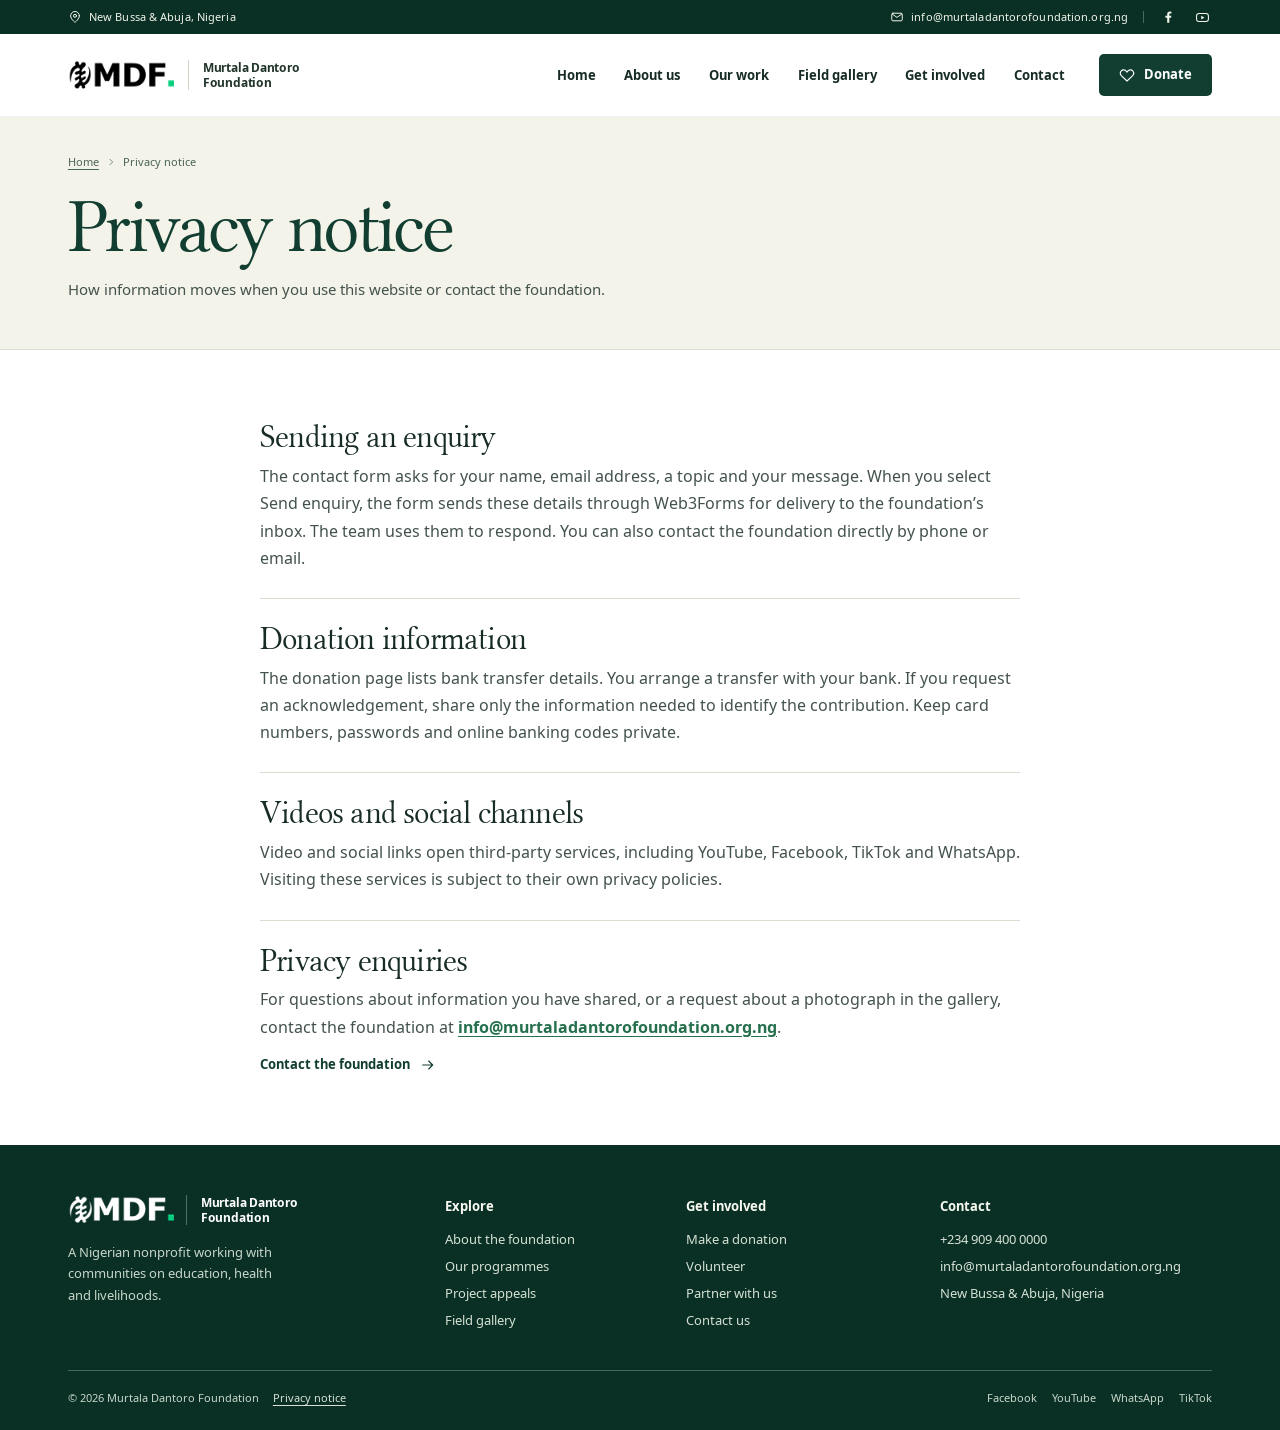
<file: privacy.html>
<!doctype html>
<html lang="en-NG">
<head>
 <meta charset="utf-8"><meta name="viewport" content="width=device-width,initial-scale=1">
 <meta name="theme-color" content="#103e32"><title>Privacy notice | Murtala Dantoro Foundation</title><meta name="description" content="How the foundation’s website handles enquiries, bank transfer information, videos and social links.">
 <meta property="og:type" content="website"><meta property="og:site_name" content="Murtala Dantoro Foundation"><meta property="og:title" content="Privacy notice | Murtala Dantoro Foundation"><meta property="og:description" content="How the foundation’s website handles enquiries, bank transfer information, videos and social links."><meta property="og:image" content="https://murtala-dantoro-foundation.almahfooz.chatgpt.site/assets/images/community-learning.webp"><meta property="og:url" content="https://murtala-dantoro-foundation.almahfooz.chatgpt.site/privacy.html">
 <link rel="icon" href="assets/images/favicon.png" type="image/png"><link rel="stylesheet" href="assets/site.css"><script src="assets/site.js" defer></script>
</head>
<body><a href="#main" class="skip">Skip to content</a>
<header class="site-header">
 <div class="utility"><div class="wrap utility-in"><a href="contact.html#offices" class="util-location"><svg class="icon" viewBox="0 0 24 24" fill="none" stroke="currentColor" stroke-width="1.7" stroke-linecap="round" stroke-linejoin="round" aria-hidden="true" focusable="false"><path d="M19.5 10c0 5.3-7.5 11.2-7.5 11.2S4.5 15.3 4.5 10a7.5 7.5 0 1 1 15 0Z"/><circle cx="12" cy="10" r="2.6"/></svg>New Bussa &amp; Abuja, Nigeria</a><div class="utility-right"><a href="mailto:info@murtaladantorofoundation.org.ng" class="utility-email"><svg class="icon" viewBox="0 0 24 24" fill="none" stroke="currentColor" stroke-width="1.7" stroke-linecap="round" stroke-linejoin="round" aria-hidden="true" focusable="false"><rect x="3" y="5.5" width="18" height="13" rx="2"/><path d="m4 7 8 5.7L20 7"/></svg>info@murtaladantorofoundation.org.ng</a><span class="utility-rule"></span><a class="social" href="https://www.facebook.com/profile.php?id=61575763089341" aria-label="Facebook"><svg class="icon" viewBox="0 0 24 24" fill="none" stroke="currentColor" stroke-width="1.7" stroke-linecap="round" stroke-linejoin="round" aria-hidden="true" focusable="false"><path fill="currentColor" stroke="none" d="M14.3 22v-8h2.8l.45-3.25h-3.25V8.67c0-.94.27-1.58 1.63-1.58h1.75V4.2a22 22 0 0 0-2.53-.13c-2.5 0-4.22 1.53-4.22 4.34v2.34H8.1V14h2.83v8z" transform="translate(-1 -1.5)"/></svg></a><a class="social" href="https://www.youtube.com/@yourvoicewithmurtaladantoro" aria-label="Youtube"><svg class="icon" viewBox="0 0 24 24" fill="none" stroke="currentColor" stroke-width="1.7" stroke-linecap="round" stroke-linejoin="round" aria-hidden="true" focusable="false"><rect x="2.5" y="5.5" width="19" height="13" rx="4"/><path d="m10 9 5 3-5 3Z" fill="currentColor" stroke="none"/></svg></a></div></div></div>
 <div class="nav-bar"><div class="wrap nav-in"><a href="index.html" class="brand" aria-label="Murtala Dantoro Foundation home"><img src="assets/images/mdf-logo.png" width="132" height="34" alt=""><span class="brand-name">Murtala Dantoro<br>Foundation</span></a><nav id="site-nav" class="nav-links" aria-label="Main navigation"><a href="index.html">Home</a><a href="about.html">About us</a><a href="programmes.html">Our work</a><a href="gallery.html">Field gallery</a><a href="get-involved.html">Get involved</a><a href="contact.html">Contact</a></nav><div class="nav-actions"><a href="donate.html" class="nav-donate"><svg class="icon" viewBox="0 0 24 24" fill="none" stroke="currentColor" stroke-width="1.7" stroke-linecap="round" stroke-linejoin="round" aria-hidden="true" focusable="false"><path d="M20.5 5.8c-2.2-2.2-5.5-1.7-7.3.4L12 7.6l-1.2-1.4C9 4.1 5.6 3.6 3.5 5.8c-2 2.2-1.8 5.3.3 7.5L12 21l8.2-7.7c2.2-2.2 2.3-5.4.3-7.5Z"/></svg>Donate</a><button type="button" class="menu-toggle" aria-label="Open menu" aria-expanded="false" aria-controls="site-nav"><svg class="icon" viewBox="0 0 24 24" fill="none" stroke="currentColor" stroke-width="1.7" stroke-linecap="round" stroke-linejoin="round" aria-hidden="true" focusable="false"><path d="M3.5 6.5h17M3.5 12h17m-17 5.5h17"/></svg><svg class="icon" viewBox="0 0 24 24" fill="none" stroke="currentColor" stroke-width="1.7" stroke-linecap="round" stroke-linejoin="round" aria-hidden="true" focusable="false"><path d="m5 5 14 14M19 5 5 19"/></svg></button></div></div></div>
</header><main id="main" tabindex="-1"><section class="inner-head  "><div class="wrap inner-grid"><div class="inner-copy"><nav class="crumb" aria-label="Breadcrumb"><a href="index.html">Home</a><svg class="icon" viewBox="0 0 24 24" fill="none" stroke="currentColor" stroke-width="1.7" stroke-linecap="round" stroke-linejoin="round" aria-hidden="true" focusable="false"><path d="m9.5 5.5 6.5 6.5-6.5 6.5"/></svg><span aria-current="page">Privacy notice</span></nav><h1>Privacy notice</h1><p>How information moves when you use this website or contact the foundation.</p></div></div></section><section class="wrap section privacy-prose">
 <article><h2>Sending an enquiry</h2><p>The contact form asks for your name, email address, a topic and your message. When you select Send enquiry, the form sends these details through Web3Forms for delivery to the foundation’s inbox. The team uses them to respond. You can also contact the foundation directly by phone or email.</p></article>
 <article><h2>Donation information</h2><p>The donation page lists bank transfer details. You arrange a transfer with your bank. If you request an acknowledgement, share only the information needed to identify the contribution. Keep card numbers, passwords and online banking codes private.</p></article>
 <article><h2>Videos and social channels</h2><p>Video and social links open third-party services, including YouTube, Facebook, TikTok and WhatsApp. Visiting these services is subject to their own privacy policies.</p></article>
 <article><h2>Privacy enquiries</h2><p>For questions about information you have shared, or a request about a photograph in the gallery, contact the foundation at <a class="inline" href="mailto:info@murtaladantorofoundation.org.ng">info@murtaladantorofoundation.org.ng</a>.</p><a class="textlink" href="contact.html?topic=Privacy+enquiry#enquiry">Contact the foundation <svg class="icon" viewBox="0 0 24 24" fill="none" stroke="currentColor" stroke-width="1.7" stroke-linecap="round" stroke-linejoin="round" aria-hidden="true" focusable="false"><path d="M4 12h15m-6-6 6 6-6 6"/></svg></a></article></section></main><footer class="footer"><div class="wrap footer-main"><div class="footer-brand"><a href="index.html" class="brand" aria-label="Murtala Dantoro Foundation home"><img src="assets/images/mdf-logo-white.png" width="132" height="34" alt=""><span class="brand-name">Murtala Dantoro<br>Foundation</span></a><p>A Nigerian nonprofit working with communities on education, health and livelihoods.</p></div>
 <div><h2>Explore</h2><a href="about.html">About the foundation</a><a href="programmes.html">Our programmes</a><a href="appeals.html">Project appeals</a><a href="gallery.html">Field gallery</a></div>
 <div><h2>Get involved</h2><a href="donate.html">Make a donation</a><a href="get-involved.html#volunteer">Volunteer</a><a href="get-involved.html#partner">Partner with us</a><a href="contact.html">Contact us</a></div>
 <div class="foot-contact"><h2>Contact</h2><a href="tel:+2349094000000">+234 909 400 0000</a><a href="mailto:info@murtaladantorofoundation.org.ng">info@murtaladantorofoundation.org.ng</a><a href="contact.html#offices">New Bussa &amp; Abuja, Nigeria</a></div></div>
 <div class="wrap foot-bottom"><div class="foot-legal"><small>© 2026 Murtala Dantoro Foundation</small><a href="privacy.html">Privacy notice</a></div><div class="foot-social"><a href="https://www.facebook.com/profile.php?id=61575763089341">Facebook</a><a href="https://www.youtube.com/@yourvoicewithmurtaladantoro">YouTube</a><a href="https://whatsapp.com/channel/0029VbAj2Jq0gcfNmsPHwx0a">WhatsApp</a><a href="https://www.tiktok.com/@yourvoicewithmurt">TikTok</a></div></div></footer></body></html>
</file>
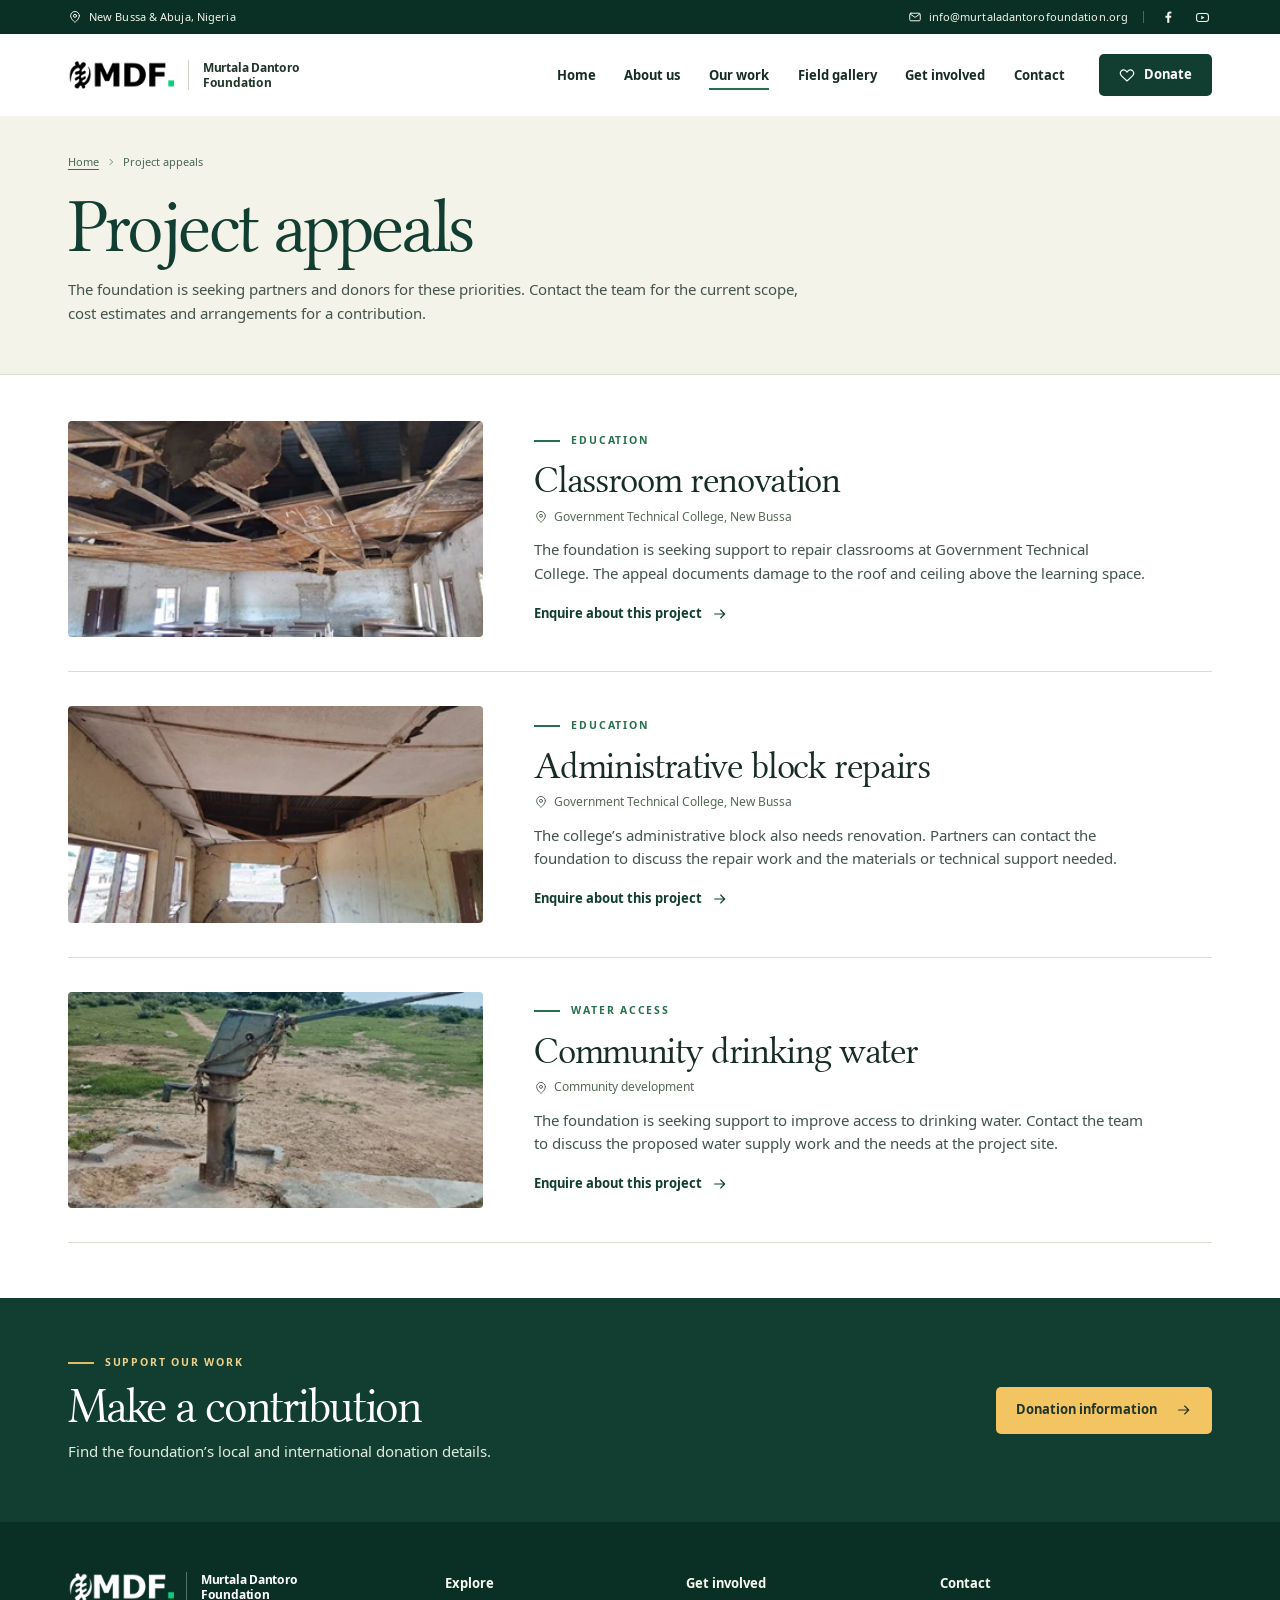
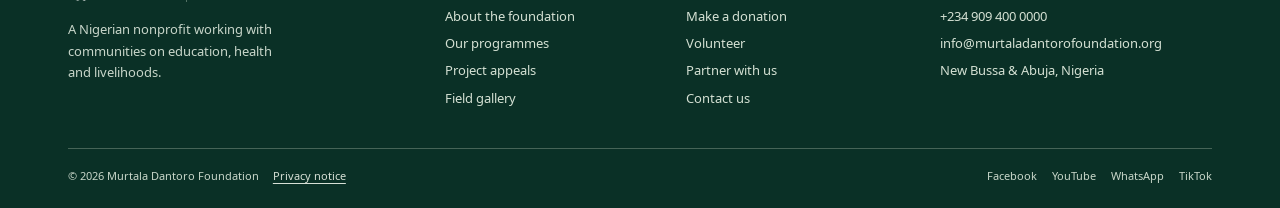
<file: program.html>
<!doctype html><html lang="en"><head><meta charset="utf-8"><meta name="viewport" content="width=device-width,initial-scale=1"><meta http-equiv="refresh" content="0;url=appeals.html"><meta name="robots" content="noindex"><title>Project appeals | Murtala Dantoro Foundation</title><link rel="stylesheet" href="assets/site.css"></head><body><main class="wrap section"><h1>Project appeals</h1><a class="textlink" href="appeals.html">Continue to project appeals</a></main></body></html>
</file>
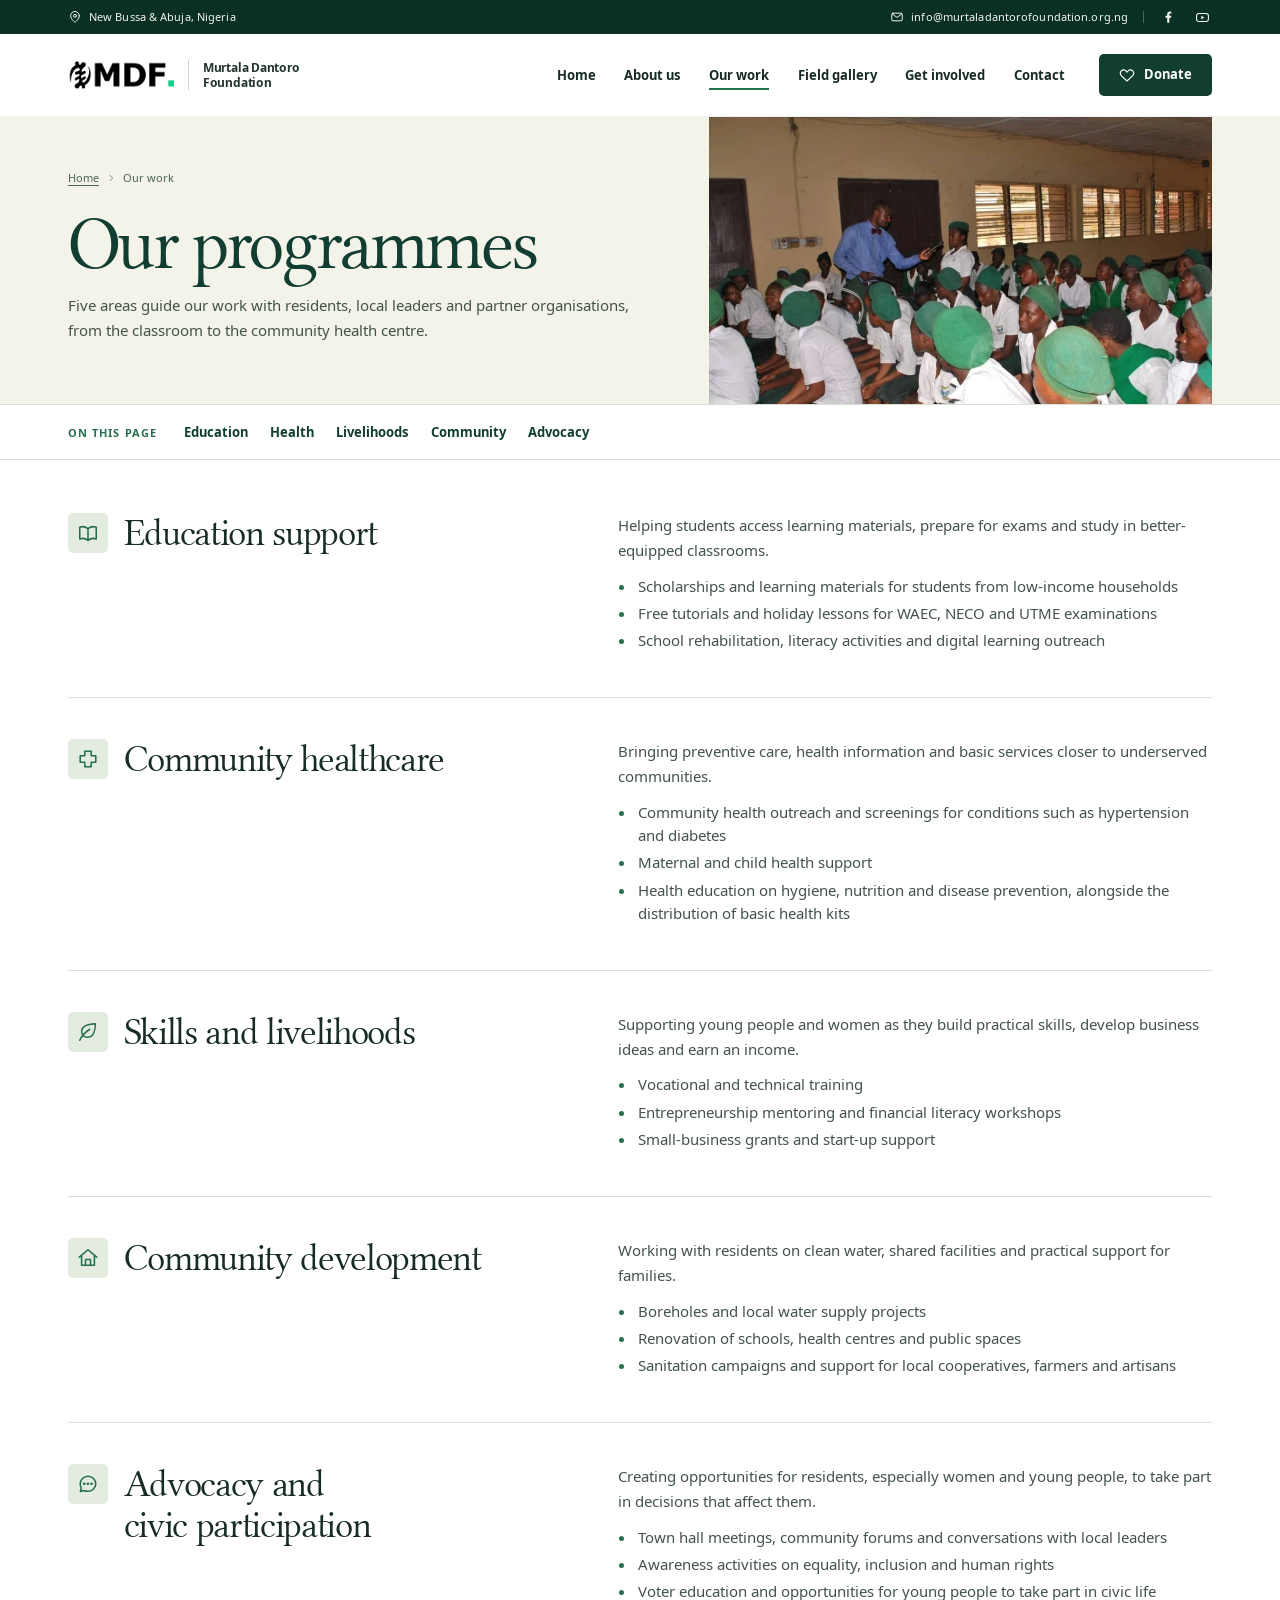
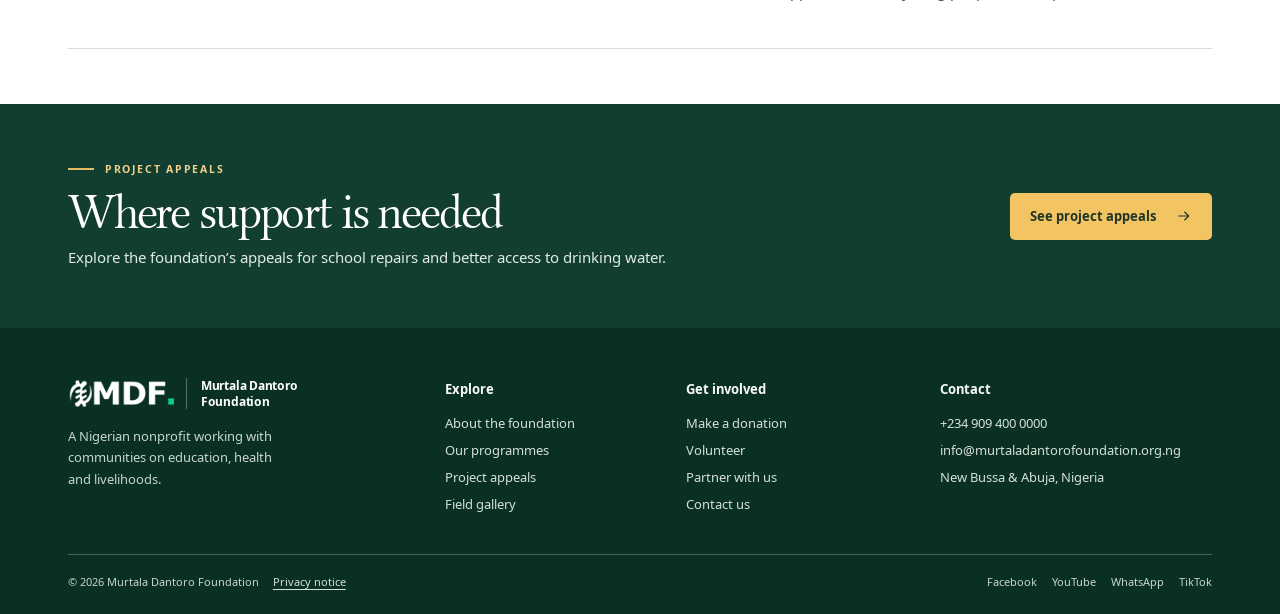
<file: programmes.html>
<!doctype html>
<html lang="en-NG">
<head>
 <meta charset="utf-8"><meta name="viewport" content="width=device-width,initial-scale=1">
 <meta name="theme-color" content="#103e32"><title>Our programmes | Murtala Dantoro Foundation</title><meta name="description" content="Explore the foundation’s work in education, healthcare, livelihoods, community development and civic participation.">
 <meta property="og:type" content="website"><meta property="og:site_name" content="Murtala Dantoro Foundation"><meta property="og:title" content="Our programmes | Murtala Dantoro Foundation"><meta property="og:description" content="Explore the foundation’s work in education, healthcare, livelihoods, community development and civic participation."><meta property="og:image" content="https://murtala-dantoro-foundation.almahfooz.chatgpt.site/assets/images/classroom-discussion.webp"><meta property="og:url" content="https://murtala-dantoro-foundation.almahfooz.chatgpt.site/programmes.html">
 <link rel="icon" href="assets/images/favicon.png" type="image/png"><link rel="stylesheet" href="assets/site.css"><script src="assets/site.js" defer></script>
</head>
<body><a href="#main" class="skip">Skip to content</a>
<header class="site-header">
 <div class="utility"><div class="wrap utility-in"><a href="contact.html#offices" class="util-location"><svg class="icon" viewBox="0 0 24 24" fill="none" stroke="currentColor" stroke-width="1.7" stroke-linecap="round" stroke-linejoin="round" aria-hidden="true" focusable="false"><path d="M19.5 10c0 5.3-7.5 11.2-7.5 11.2S4.5 15.3 4.5 10a7.5 7.5 0 1 1 15 0Z"/><circle cx="12" cy="10" r="2.6"/></svg>New Bussa &amp; Abuja, Nigeria</a><div class="utility-right"><a href="mailto:info@murtaladantorofoundation.org.ng" class="utility-email"><svg class="icon" viewBox="0 0 24 24" fill="none" stroke="currentColor" stroke-width="1.7" stroke-linecap="round" stroke-linejoin="round" aria-hidden="true" focusable="false"><rect x="3" y="5.5" width="18" height="13" rx="2"/><path d="m4 7 8 5.7L20 7"/></svg>info@murtaladantorofoundation.org.ng</a><span class="utility-rule"></span><a class="social" href="https://www.facebook.com/profile.php?id=61575763089341" aria-label="Facebook"><svg class="icon" viewBox="0 0 24 24" fill="none" stroke="currentColor" stroke-width="1.7" stroke-linecap="round" stroke-linejoin="round" aria-hidden="true" focusable="false"><path fill="currentColor" stroke="none" d="M14.3 22v-8h2.8l.45-3.25h-3.25V8.67c0-.94.27-1.58 1.63-1.58h1.75V4.2a22 22 0 0 0-2.53-.13c-2.5 0-4.22 1.53-4.22 4.34v2.34H8.1V14h2.83v8z" transform="translate(-1 -1.5)"/></svg></a><a class="social" href="https://www.youtube.com/@yourvoicewithmurtaladantoro" aria-label="Youtube"><svg class="icon" viewBox="0 0 24 24" fill="none" stroke="currentColor" stroke-width="1.7" stroke-linecap="round" stroke-linejoin="round" aria-hidden="true" focusable="false"><rect x="2.5" y="5.5" width="19" height="13" rx="4"/><path d="m10 9 5 3-5 3Z" fill="currentColor" stroke="none"/></svg></a></div></div></div>
 <div class="nav-bar"><div class="wrap nav-in"><a href="index.html" class="brand" aria-label="Murtala Dantoro Foundation home"><img src="assets/images/mdf-logo.png" width="132" height="34" alt=""><span class="brand-name">Murtala Dantoro<br>Foundation</span></a><nav id="site-nav" class="nav-links" aria-label="Main navigation"><a href="index.html">Home</a><a href="about.html">About us</a><a href="programmes.html" aria-current="page">Our work</a><a href="gallery.html">Field gallery</a><a href="get-involved.html">Get involved</a><a href="contact.html">Contact</a></nav><div class="nav-actions"><a href="donate.html" class="nav-donate"><svg class="icon" viewBox="0 0 24 24" fill="none" stroke="currentColor" stroke-width="1.7" stroke-linecap="round" stroke-linejoin="round" aria-hidden="true" focusable="false"><path d="M20.5 5.8c-2.2-2.2-5.5-1.7-7.3.4L12 7.6l-1.2-1.4C9 4.1 5.6 3.6 3.5 5.8c-2 2.2-1.8 5.3.3 7.5L12 21l8.2-7.7c2.2-2.2 2.3-5.4.3-7.5Z"/></svg>Donate</a><button type="button" class="menu-toggle" aria-label="Open menu" aria-expanded="false" aria-controls="site-nav"><svg class="icon" viewBox="0 0 24 24" fill="none" stroke="currentColor" stroke-width="1.7" stroke-linecap="round" stroke-linejoin="round" aria-hidden="true" focusable="false"><path d="M3.5 6.5h17M3.5 12h17m-17 5.5h17"/></svg><svg class="icon" viewBox="0 0 24 24" fill="none" stroke="currentColor" stroke-width="1.7" stroke-linecap="round" stroke-linejoin="round" aria-hidden="true" focusable="false"><path d="m5 5 14 14M19 5 5 19"/></svg></button></div></div></div>
</header><main id="main" tabindex="-1"><section class="inner-head  has-photo"><div class="wrap inner-grid"><div class="inner-copy"><nav class="crumb" aria-label="Breadcrumb"><a href="index.html">Home</a><svg class="icon" viewBox="0 0 24 24" fill="none" stroke="currentColor" stroke-width="1.7" stroke-linecap="round" stroke-linejoin="round" aria-hidden="true" focusable="false"><path d="m9.5 5.5 6.5 6.5-6.5 6.5"/></svg><span aria-current="page">Our work</span></nav><h1>Our programmes</h1><p>Five areas guide our work with residents, local leaders and partner organisations, from the classroom to the community health centre.</p></div><div class="inner-picture"><img src="assets/images/classroom-discussion.webp" alt="A facilitator and students take part in a discussion in Borgu." class="" decoding="async"></div></div></section><nav class="jump-nav" aria-label="On this page"><div class="wrap"><span>On this page</span><a href="#education">Education</a><a href="#health">Health</a><a href="#livelihoods">Livelihoods</a><a href="#community">Community</a><a href="#advocacy">Advocacy</a></div></nav><div class="wrap programme-list"><article class="programme-row" id="education"><div class="programme-label"><span class="icon-tile"><svg class="icon" viewBox="0 0 24 24" fill="none" stroke="currentColor" stroke-width="1.7" stroke-linecap="round" stroke-linejoin="round" aria-hidden="true" focusable="false"><path d="M3 5.7c3.4-1.3 6.1-.7 9 1.5v13c-2.8-2.3-5.8-2.9-9-1.7Zm18 0c-3.4-1.3-6.1-.7-9 1.5v13c2.8-2.3 5.8-2.9 9-1.7Z"/></svg></span><h2>Education support</h2></div><div class="prose"><p>Helping students access learning materials, prepare for exams and study in better-equipped classrooms.</p><ul class="clean-list"><li>Scholarships and learning materials for students from low-income households</li><li>Free tutorials and holiday lessons for WAEC, NECO and UTME examinations</li><li>School rehabilitation, literacy activities and digital learning outreach</li></ul></div></article><article class="programme-row" id="health"><div class="programme-label"><span class="icon-tile"><svg class="icon" viewBox="0 0 24 24" fill="none" stroke="currentColor" stroke-width="1.7" stroke-linecap="round" stroke-linejoin="round" aria-hidden="true" focusable="false"><path d="M8.5 3.5h7v5h5v7h-5v5h-7v-5h-5v-7h5z"/></svg></span><h2>Community healthcare</h2></div><div class="prose"><p>Bringing preventive care, health information and basic services closer to underserved communities.</p><ul class="clean-list"><li>Community health outreach and screenings for conditions such as hypertension and diabetes</li><li>Maternal and child health support</li><li>Health education on hygiene, nutrition and disease prevention, alongside the distribution of basic health kits</li></ul></div></article><article class="programme-row" id="livelihoods"><div class="programme-label"><span class="icon-tile"><svg class="icon" viewBox="0 0 24 24" fill="none" stroke="currentColor" stroke-width="1.7" stroke-linecap="round" stroke-linejoin="round" aria-hidden="true" focusable="false"><path d="M20 3C9 3.5 5.1 6.5 5.1 11.5a6 6 0 0 0 6.4 6.3C17.5 17.8 20 11.4 20 3ZM3 21c2-4.6 5.5-8.3 10.8-12"/></svg></span><h2>Skills and livelihoods</h2></div><div class="prose"><p>Supporting young people and women as they build practical skills, develop business ideas and earn an income.</p><ul class="clean-list"><li>Vocational and technical training</li><li>Entrepreneurship mentoring and financial literacy workshops</li><li>Small-business grants and start-up support</li></ul></div></article><article class="programme-row" id="community"><div class="programme-label"><span class="icon-tile"><svg class="icon" viewBox="0 0 24 24" fill="none" stroke="currentColor" stroke-width="1.7" stroke-linecap="round" stroke-linejoin="round" aria-hidden="true" focusable="false"><path d="m2.5 11 9.5-8 9.5 8M5 10v10h14V10M9.3 20v-6.3h5.4V20"/></svg></span><h2>Community development</h2></div><div class="prose"><p>Working with residents on clean water, shared facilities and practical support for families.</p><ul class="clean-list"><li>Boreholes and local water supply projects</li><li>Renovation of schools, health centres and public spaces</li><li>Sanitation campaigns and support for local cooperatives, farmers and artisans</li></ul></div></article><article class="programme-row" id="advocacy"><div class="programme-label"><span class="icon-tile"><svg class="icon" viewBox="0 0 24 24" fill="none" stroke="currentColor" stroke-width="1.7" stroke-linecap="round" stroke-linejoin="round" aria-hidden="true" focusable="false"><path d="M20.5 11.8a8.5 8.5 0 0 1-8.7 8.2c-1.5 0-2.9-.3-4.2-.9l-4 1 1.1-3.8A8 8 0 0 1 3.5 12a8.5 8.5 0 0 1 17 0Z"/><path d="M7.8 11.8h.2m3.8 0h.2m3.8 0h.2" stroke-width="2.8"/></svg></span><h2>Advocacy and civic participation</h2></div><div class="prose"><p>Creating opportunities for residents, especially women and young people, to take part in decisions that affect them.</p><ul class="clean-list"><li>Town hall meetings, community forums and conversations with local leaders</li><li>Awareness activities on equality, inclusion and human rights</li><li>Voter education and opportunities for young people to take part in civic life</li></ul></div></article></div><section class="cta"><div class="wrap cta-in"><div><div class="eyebrow"><i aria-hidden="true"></i>Project appeals</div><h2>Where support is needed</h2><p>Explore the foundation’s appeals for school repairs and better access to drinking water.</p></div><a class="btn btn-gold" href="appeals.html">See project appeals <svg class="icon" viewBox="0 0 24 24" fill="none" stroke="currentColor" stroke-width="1.7" stroke-linecap="round" stroke-linejoin="round" aria-hidden="true" focusable="false"><path d="M4 12h15m-6-6 6 6-6 6"/></svg></a></div></section></main><footer class="footer"><div class="wrap footer-main"><div class="footer-brand"><a href="index.html" class="brand" aria-label="Murtala Dantoro Foundation home"><img src="assets/images/mdf-logo-white.png" width="132" height="34" alt=""><span class="brand-name">Murtala Dantoro<br>Foundation</span></a><p>A Nigerian nonprofit working with communities on education, health and livelihoods.</p></div>
 <div><h2>Explore</h2><a href="about.html">About the foundation</a><a href="programmes.html">Our programmes</a><a href="appeals.html">Project appeals</a><a href="gallery.html">Field gallery</a></div>
 <div><h2>Get involved</h2><a href="donate.html">Make a donation</a><a href="get-involved.html#volunteer">Volunteer</a><a href="get-involved.html#partner">Partner with us</a><a href="contact.html">Contact us</a></div>
 <div class="foot-contact"><h2>Contact</h2><a href="tel:+2349094000000">+234 909 400 0000</a><a href="mailto:info@murtaladantorofoundation.org.ng">info@murtaladantorofoundation.org.ng</a><a href="contact.html#offices">New Bussa &amp; Abuja, Nigeria</a></div></div>
 <div class="wrap foot-bottom"><div class="foot-legal"><small>© 2026 Murtala Dantoro Foundation</small><a href="privacy.html">Privacy notice</a></div><div class="foot-social"><a href="https://www.facebook.com/profile.php?id=61575763089341">Facebook</a><a href="https://www.youtube.com/@yourvoicewithmurtaladantoro">YouTube</a><a href="https://whatsapp.com/channel/0029VbAj2Jq0gcfNmsPHwx0a">WhatsApp</a><a href="https://www.tiktok.com/@yourvoicewithmurt">TikTok</a></div></div></footer></body></html>
</file>
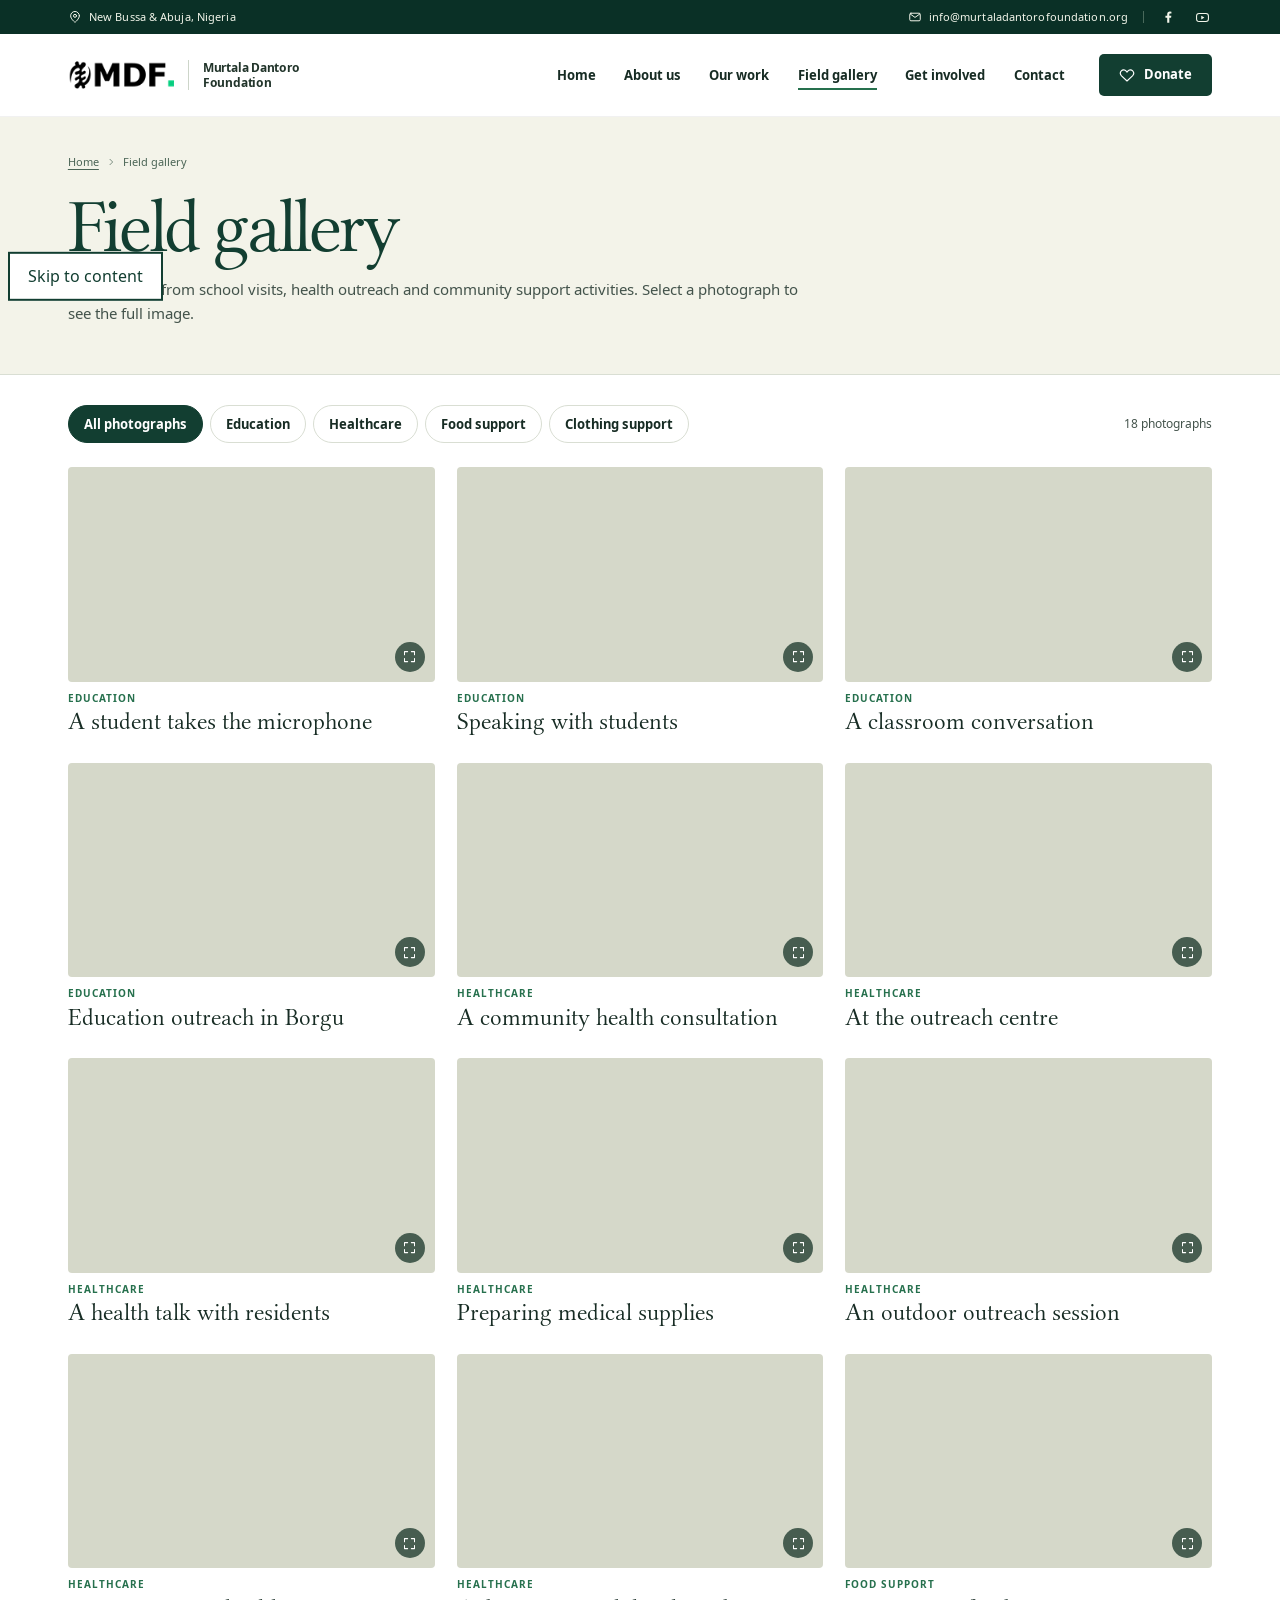
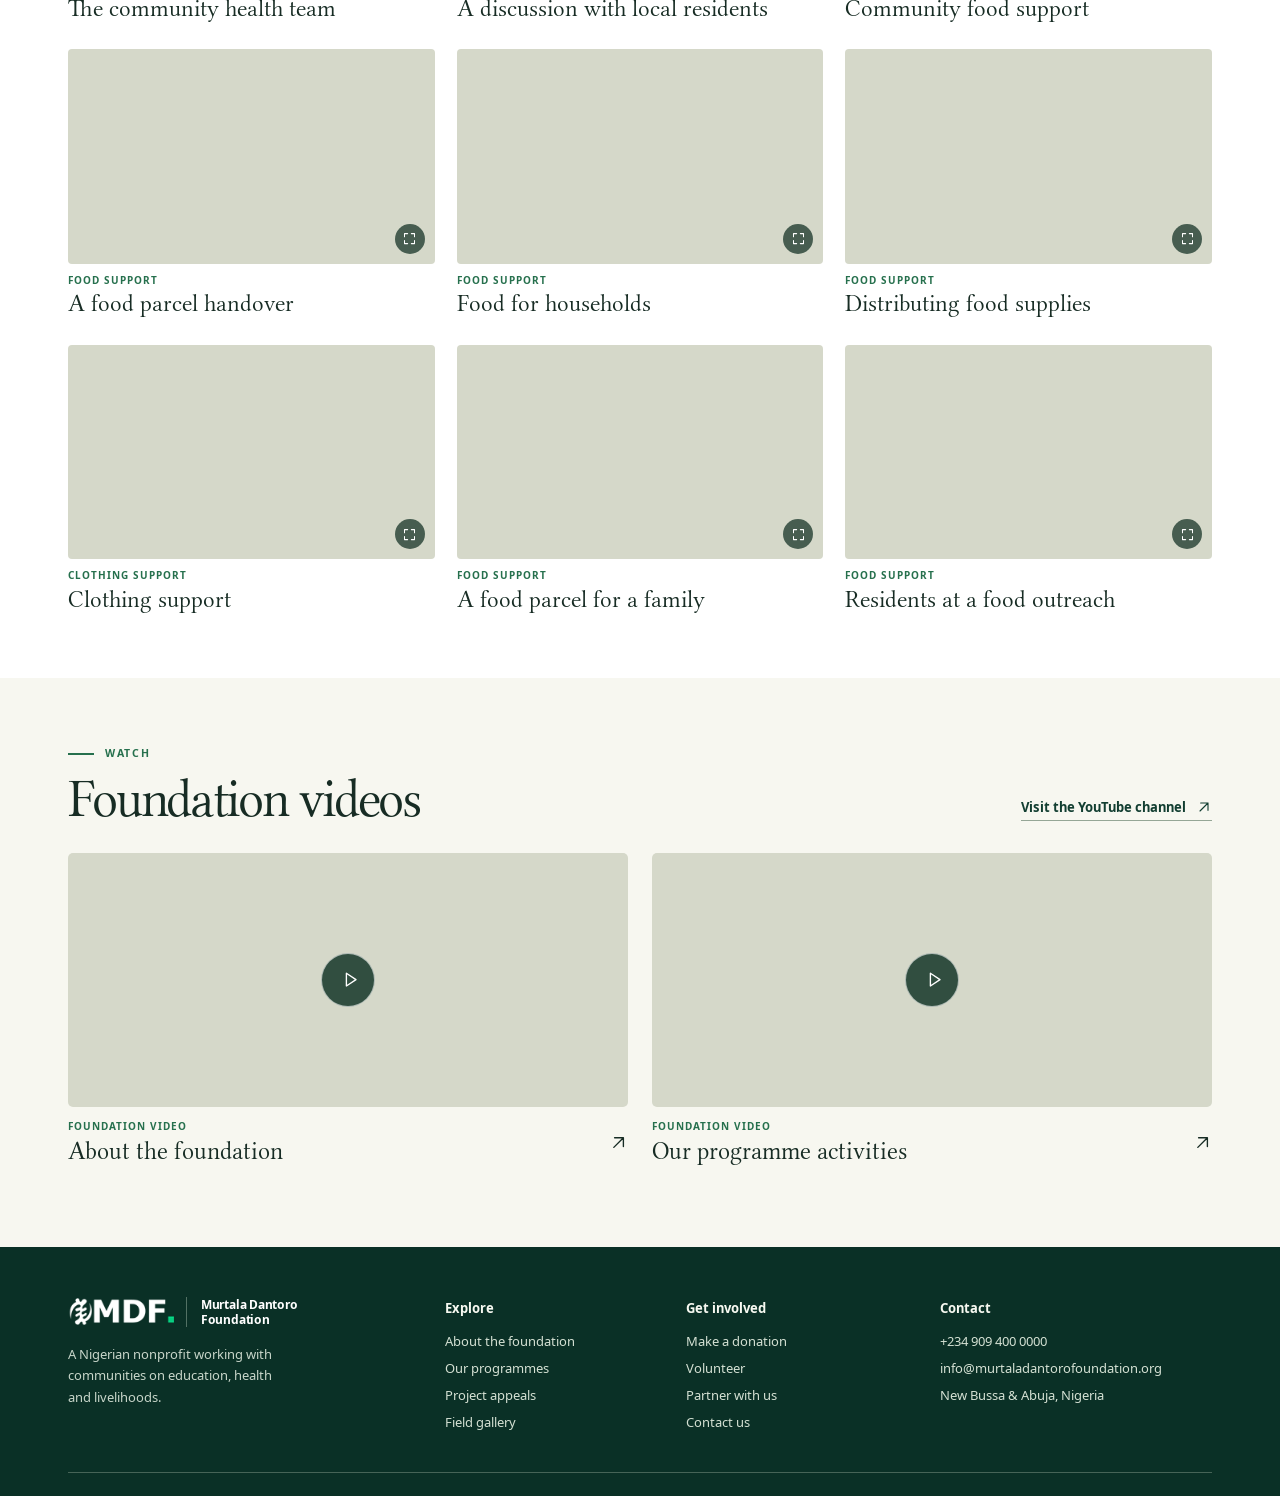
<file: videos.html>
<!doctype html><html lang="en"><head><meta charset="utf-8"><meta name="viewport" content="width=device-width,initial-scale=1"><meta http-equiv="refresh" content="0;url=gallery.html#films"><meta name="robots" content="noindex"><title>Foundation videos | Murtala Dantoro Foundation</title><link rel="stylesheet" href="assets/site.css"></head><body><main class="wrap section"><h1>Foundation videos</h1><a class="textlink" href="gallery.html#films">Continue to foundation videos</a></main></body></html>
</file>
<file: assets/site.css>
@font-face{font-family:Editorial;src:url("fonts/editorial-regular.woff") format("woff");font-weight:400;font-style:normal;font-display:swap}
@font-face{font-family:Editorial;src:url("fonts/editorial-italic.woff") format("woff");font-weight:400;font-style:italic;font-display:swap}
@font-face{font-family:FoundationSans;src:url("fonts/text-regular.woff") format("woff");font-weight:400;font-style:normal;font-display:swap}
@font-face{font-family:FoundationSans;src:url("fonts/text-bold.woff") format("woff");font-weight:650 900;font-style:normal;font-display:swap}

:root{
  --forest:#123e31;--forest-deep:#0a3026;--forest-soft:#21533f;--ink:#172c24;--text:#43534b;
  --green:#26704d;--gold:#f2c562;--pale:#f7f7f0;--cream:#f3f3e9;--white:#fff;
  --hair:#d9ded3;--serif:Editorial,Georgia,"Times New Roman",serif;
  --sans:FoundationSans,Arial,Helvetica,sans-serif;--gutter:clamp(20px,5.3vw,88px);--max:1456px;
  --edge:max(var(--gutter),calc((100vw - var(--max))/2));
  color-scheme:light;
}
*{box-sizing:border-box}
html{scroll-behavior:smooth}
body{margin:0;color:var(--ink);background:#fff;font-family:var(--sans);font-size:16px;line-height:1.55;-webkit-font-smoothing:antialiased}
h1,h2,h3,p,figure,ul,ol,dl,dd{margin:0}
h1,h2,h3{font-family:var(--serif);font-weight:400;text-wrap:balance}
h1,h2,h3,p{overflow-wrap:break-word}
a{color:inherit;text-decoration:none}
button,input,select,textarea{font:inherit}
button{cursor:pointer}
button,a,input,textarea,select{touch-action:manipulation}
button{color:inherit}
button:disabled{cursor:default}
button:focus-visible,a:focus-visible,select:focus-visible,input:focus-visible,textarea:focus-visible{outline:3px solid #a67712;outline-offset:4px}
a,button{-webkit-tap-highlight-color:transparent}
a[href^="mailto:"]{overflow-wrap:anywhere}
img{max-width:100%;display:block}
.icon{width:1.2em;height:1.2em;display:inline-block;flex:none;vertical-align:middle}
[hidden]{display:none!important}
.wrap{width:min(calc(100% - var(--gutter) * 2),var(--max));margin-inline:auto}
.skip{position:fixed;top:8px;left:8px;z-index:100;transform:translateY(-150%);background:white;color:var(--forest);padding:10px 18px;border:2px solid var(--forest)}
.skip:focus{transform:none}
.sr-only{position:absolute;width:1px;height:1px;padding:0;margin:-1px;overflow:hidden;clip:rect(0,0,0,0);white-space:nowrap;border:0}
main:focus{outline:none}
section[id],article[id],div[id="offices"]{scroll-margin-top:20px}
.enhance-only{display:none!important}
.js-enabled .enhance-only{display:flex!important}
.site-header{position:relative;z-index:10}
.utility{background:var(--forest-deep);color:#f2f5ea;font-size:11px;letter-spacing:.01em}
.utility-in,.utility-right,.utility a,.nav-in,.brand,.nav-actions,.nav-links,.nav-donate{display:flex;align-items:center}
.utility-in{height:34px;justify-content:space-between}
.utility a{gap:7px}
.utility .icon{width:14px;height:14px}
.utility-right{gap:15px}
.utility a:hover{color:var(--gold)}
.utility-rule{height:12px;border-left:1px solid #d6e5ce50}
.utility .social{justify-content:center;width:19px;height:28px}
.utility .social .icon{width:15px;height:15px}
.nav-bar{background:#fff;border-bottom:1px solid #101e160f}
.nav-in{min-height:82px;gap:clamp(17px,2.7vw,45px)}
.brand{gap:14px;flex:none;color:#22352b}
.brand img{width:106px;height:auto}
.brand-name{font-size:12px;line-height:1.26;font-weight:700;border-left:1px solid #cdd5c9;padding-left:14px;letter-spacing:-.018em}
.nav-links{margin-left:auto;gap:clamp(15px,2.22vw,41px)}
.nav-links a{font-size:13px;line-height:1.3;font-weight:700;position:relative;white-space:nowrap;padding-block:12px}
.nav-links a::after{content:"";position:absolute;left:0;bottom:5px;width:100%;height:2px;background:var(--green);transform:scaleX(0);transform-origin:left;transition:transform .18s ease}
.nav-links a:hover::after,.nav-links a[aria-current="page"]::after,.nav-links a.section-active::after{transform:scaleX(1)}
.nav-actions{gap:12px}
.nav-donate,.btn{border-radius:5px;display:inline-flex;justify-content:center;align-items:center;font-size:13px;line-height:1.2;font-weight:700;gap:10px;transition:background .15s ease,transform .15s ease}
.nav-donate{color:white;background:var(--forest);min-height:42px;padding:0 20px;gap:9px}
.nav-donate:hover,.btn-green:hover{background:#275c46}
.nav-donate .icon{width:16px;height:16px}
.menu-toggle{display:none;border:1px solid var(--hair);background:white;border-radius:4px;height:42px;width:42px;align-items:center;justify-content:center}
.menu-toggle .icon{width:20px;height:20px}
.menu-toggle .icon:last-child{display:none}
.menu-toggle[aria-expanded="true"] .icon:first-child{display:none}
.menu-toggle[aria-expanded="true"] .icon:last-child{display:block}

.eyebrow{display:flex;align-items:center;gap:11px;font-weight:700;color:var(--green);font-size:10.5px;line-height:1.3;letter-spacing:.17em;text-transform:uppercase}
.eyebrow i{width:26px;height:2px;background:var(--green);flex:none}
.btn{min-height:47px;border:0;padding:0 20px}
.btn .icon{height:16px;width:16px;margin-left:9px}
.btn-gold{background:var(--gold);color:#203728}
.btn-gold:hover{background:#ffda7f}
.btn-green{background:var(--forest);color:#fff}
.btn:active,.nav-donate:active{transform:translateY(1px)}
.textlink{display:inline-flex;align-items:center;align-self:center;gap:10px;font-size:13px;font-weight:700;color:var(--forest);line-height:1.35}
.textlink .icon{width:16px;height:16px;transition:transform .18s ease}
.textlink:hover,.inline:hover{text-decoration:underline;text-underline-offset:5px}
.textlink:hover .icon{transform:translateX(2px)}
.home-hero{display:grid;grid-template-columns:47.5% 52.5%;background:var(--forest);isolation:isolate}
.hero-message{position:relative;overflow:hidden;display:flex;align-items:center;min-width:0;background:var(--forest);color:#fafaf2}
.hero-content{position:relative;z-index:1;width:100%;padding:clamp(40px,3.9vw,68px) clamp(28px,3.2vw,66px) clamp(44px,4.1vw,74px) var(--edge)}
.hero-content .eyebrow,.cta .eyebrow{color:#f1d08b}
.hero-content .eyebrow i,.cta .eyebrow i{background:#e4bb62}
.hero-content h1{font-size:clamp(72px,6.72vw,108px);line-height:.89;letter-spacing:-.043em;margin:23px 0 21px;text-wrap:initial}
.hero-content h1 em{font-family:var(--serif);font-style:italic;letter-spacing:-.034em;color:var(--gold)}
.hero-content>p{max-width:450px;color:#e3ebe1;font-size:clamp(14px,1.06vw,17px);line-height:1.65}
.hero-actions{display:flex;align-items:center;gap:clamp(18px,2.2vw,36px);margin-top:28px}
.hero-actions .textlink{color:#fff;font-weight:700;gap:8px}
.hero-actions .textlink .icon{width:15px}
.hero-media{isolation:isolate;position:relative;min-height:clamp(470px,37.5vw,635px);overflow:hidden;background:#777f65}
.hero-media>img,.photo-shade{position:absolute;inset:0;width:100%;height:100%}
.hero-media>img{object-fit:cover;object-position:53% 46%;filter:saturate(.92) contrast(1.02)}
.photo-shade{pointer-events:none;background:linear-gradient(0deg,rgba(5,25,17,.85) 0%,rgba(7,27,19,.28) 18%,transparent 44%)}
.photo-bottom{position:absolute;bottom:26px;left:clamp(21px,2.15vw,45px);right:clamp(21px,2.15vw,45px);display:flex;align-items:end;justify-content:space-between;gap:14px;color:white}
.photo-place{display:flex;align-items:center;gap:6px;text-transform:uppercase;font-size:9px;font-weight:700;letter-spacing:.15em;color:#f1eada}
.photo-place .icon{width:13px;height:13px;color:var(--gold)}
.photo-note p{font-size:clamp(18px,1.55vw,26px);font-family:var(--serif);line-height:1.1;margin-top:6px}
.slider-controls,.lightbox-arrows{align-items:center;gap:7px}
.slide-number{display:inline-flex;align-items:center;gap:7px;font-size:10px;letter-spacing:.08em;font-variant-numeric:tabular-nums;margin-right:7px;color:#eeefdf}
.slide-number i{width:20px;height:1px;background:#f4f4e6a6}
.slide-number span{font-weight:700;color:#fff}
.circle-btn{width:36px;height:36px;display:inline-flex;align-items:center;justify-content:center;border:1px solid #ffffff99;color:#fff;background:#132b2060;border-radius:50%;transition:background .16s}
.circle-btn:hover{background:#163c2e}
.circle-btn .icon{width:14px;height:14px}
.contours{position:absolute;inset:0;overflow:hidden;pointer-events:none;background-image:url("contours.svg");background-repeat:no-repeat;background-position:right bottom;background-size:72% auto;opacity:.58}
.section,.home-programmes,.home-gallery{padding-block:clamp(55px,5.4vw,92px)}
.home-programmes{background:var(--pale);padding-top:clamp(44px,4.15vw,74px)}
.section-head{display:flex;justify-content:space-between;align-items:flex-end;gap:20px;margin-bottom:clamp(23px,2.15vw,38px)}
.section-head h2,.intro-split h2,.spot-copy h2,.cta h2,.after-transfer h2,.office-column>h2,.enquiry-panel>h2{font-size:clamp(43px,4.2vw,71px);letter-spacing:-.044em;line-height:.99}
.section-head h2{margin-top:11px}
.section-head>.textlink{align-self:flex-end;border-bottom:1px solid #95a696;padding-bottom:4px;margin-bottom:4px}
.programme-grid,.value-grid{display:grid;grid-template-columns:repeat(3,minmax(0,1fr));gap:clamp(16px,2vw,34px)}
.programme-card{display:block;color:var(--ink);min-width:0}
.card-img,.gallery-img,.gallery-strip>a,.film>div,.spot-photo{display:block;position:relative;overflow:hidden;background:#d5d8c9}
.card-img{aspect-ratio:1.84;border-radius:5px}
.card-img>img,.gallery-strip img,.gallery-img img,.film img,.spot-photo img,.appeal-img img{width:100%;height:100%;object-fit:cover;transition:transform .35s ease}
.programme-card:hover .card-img img,.gallery-strip>a:hover img,.gallery-open:hover img,.film:hover img{transform:scale(1.025)}
.card-body{padding:16px 0 0}
.card-title{display:flex;align-items:center;justify-content:space-between;gap:10px}
.card-title h3,.value-card h3{font-size:clamp(25px,2.05vw,36px);letter-spacing:-.028em;line-height:1.07}
.round-arrow{width:30px;height:30px;border:1px solid #9eae9e;border-radius:50%;display:inline-flex;align-items:center;justify-content:center;flex:none;color:var(--forest)}
.round-arrow .icon{width:15px;height:15px}
.card-body p,.value-card p,.person p,.involve-row p,.appeal-copy p,.transfer-note p,.enquiry-panel>p,.gallery-section figcaption small{color:var(--text)}
.card-body p{font-size:14px;line-height:1.6;margin-top:7px;max-width:43ch}

.spot-section{padding-top:clamp(54px,5.4vw,92px)}
.spotlight{display:grid;grid-template-columns:1.02fr 1fr;background:#eaf0e5;border-radius:6px;overflow:hidden}
.spot-photo{min-height:325px}
.spot-photo img{position:absolute;inset:0}
.location-tag{position:absolute;left:17px;bottom:17px;background:#0e332ad9;color:#fff;padding:6px 10px;border-radius:3px;display:flex;align-items:center;gap:6px;font-size:11px}
.location-tag .icon{width:13px;color:var(--gold)}
.spot-copy{padding:clamp(37px,4.2vw,80px)}
.spot-copy h2{margin:15px 0}
.spot-copy p,.cta p,.prose p,.inner-copy>p,.after-transfer .inline{font-size:clamp(15px,1.14vw,18px);line-height:1.65}
.spot-copy p{max-width:49ch;color:var(--text)}
.spot-copy .btn{margin-top:23px}
.gallery-strip{display:grid;grid-template-columns:repeat(3,1fr);gap:clamp(13px,1.6vw,27px)}
.gallery-strip a{aspect-ratio:1.55;border-radius:4px;color:#fff}
.gallery-strip a::after{content:"";position:absolute;inset:0;background:linear-gradient(transparent 42%,#071e14d9)}
.gallery-strip span{position:absolute;bottom:17px;left:18px;right:18px;display:flex;align-items:center;justify-content:space-between;z-index:1;font-family:var(--serif);font-size:clamp(21px,1.7vw,28px)}
.gallery-strip .icon{width:16px}
.cta{background:var(--forest);color:#fff}
.cta-in{padding-block:clamp(40px,4.55vw,75px);display:flex;align-items:center;justify-content:space-between;gap:24px}
.cta h2{margin:13px 0 8px;font-size:clamp(40px,3.8vw,62px)}
.cta p{color:#e0ecdf}
.cta .btn{flex:none}
.footer{background:var(--forest-deep);color:#ecf3e8}
.footer-main{display:grid;grid-template-columns:1.35fr .8fr .85fr 1.1fr;gap:clamp(24px,3.4vw,65px);padding-block:50px 40px}
.footer .brand{color:#fff;gap:12px}
.footer .brand-name{border-color:#527164}
.footer-brand p{font-size:13px;line-height:1.65;color:#c7d5c9;max-width:31ch;margin-top:17px}
.footer-main h2{font-family:var(--sans);color:#f7f9f1;font-size:13px;font-weight:700;margin:1px 0 13px}
.footer-main>div>a:not(.brand){display:block;width:fit-content;font-size:13px;margin-top:7px;color:#d4e0d3}
.footer a:hover{text-decoration:underline;text-underline-offset:3px}
.foot-bottom{border-top:1px solid #466457;display:flex;justify-content:space-between;align-items:center;gap:14px;padding-block:18px 24px;flex-wrap:wrap}
.foot-bottom small,.foot-social{color:#c9d7ca;font-size:11px}
.foot-social{display:flex;gap:15px;flex-wrap:wrap}

/* Interior pages */
.inner-head{background:var(--cream);border-bottom:1px solid var(--hair)}
.inner-grid{display:grid;position:relative}
.inner-copy{padding-block:36px 48px;align-self:center}
.inner-copy h1{font-size:clamp(52px,5.9vw,92px);line-height:.96;letter-spacing:-.045em;color:var(--forest);margin:21px 0 13px}
.inner-copy>p{color:var(--text);max-width:750px}
.crumb{display:flex;align-items:center;gap:7px;color:#4a6455;font-size:11px}
.crumb .icon{width:10px;height:10px}
.crumb a{text-decoration:underline;text-underline-offset:3px}
.has-photo .inner-grid{grid-template-columns:1.12fr .88fr}
.has-photo .inner-copy{padding-right:clamp(30px,6vw,120px);padding-block:34px 43px}
.inner-picture{position:relative;min-height:287px;overflow:hidden}
.inner-picture img{position:absolute;inset:0;width:100%;height:100%;object-fit:cover;object-position:center 40%}
.portrait-head{background:#f4f5ed}
.portrait-head .inner-picture{background:#fff}
.portrait-head .inner-picture img{object-fit:contain;object-position:50% 28%}
.intro-split,.after-transfer{display:grid;grid-template-columns:.85fr 1.15fr;gap:clamp(35px,7vw,120px)}
.intro-split h2,.after-transfer h2{margin-top:13px}
.prose{color:var(--text);max-width:70ch}
.prose p+p{margin-top:13px}
.value-grid{margin-top:44px}
.value-card{padding:24px;border:1px solid var(--hair);border-radius:5px;background:var(--pale)}
.icon-tile{display:inline-flex;align-items:center;justify-content:center;border-radius:5px;background:#e4ecdf;color:var(--green);height:40px;width:40px;flex:none}
.icon-tile .icon{width:22px;height:22px}
.value-card h3{margin:22px 0 9px}
.value-card p{font-size:14px}
.tint{background:var(--pale)}
.team-grid{display:grid;grid-template-columns:repeat(3,1fr);column-gap:32px;list-style:none;padding:0}
.person{padding:17px 0;border-top:1px solid var(--hair);display:flex;gap:15px;align-items:center}
.person img{width:62px;height:72px;object-fit:cover;object-position:center 25%;border-radius:4px}
.person h3{font-size:clamp(20px,1.65vw,27px);line-height:1.1}
.person p{font-size:12px;line-height:1.45;margin-top:4px}
.jump-nav{background:#fff;border-bottom:1px solid var(--hair)}
.jump-nav .wrap{display:flex;align-items:center;flex-wrap:wrap;gap:12px 22px;padding-block:17px}
.jump-nav span{font-size:11px;text-transform:uppercase;font-weight:700;letter-spacing:.1em;color:var(--green);margin-right:5px}
.jump-nav a{font-size:13px;font-weight:700;color:var(--forest)}
.jump-nav a:hover,.contact-item a:hover,.after-transfer a:hover{color:var(--green);text-decoration:underline}
.programme-list,.appeal-list,.involvement{padding-block:12px 55px}
.programme-row{display:grid;grid-template-columns:.9fr 1.1fr;gap:clamp(25px,5vw,90px);padding:clamp(31px,3.2vw,55px) 0;border-bottom:1px solid var(--hair)}
.programme-label{display:flex;align-items:flex-start;gap:16px}
.programme-label h2,.appeal-copy h2,.involve-row h2,.account-card h2{font-size:clamp(32px,3vw,50px);line-height:1.05;letter-spacing:-.035em}
.clean-list{padding-left:1.2em;margin:12px 0 0;color:var(--text);font-size:15px}
.clean-list li{padding-left:2px;margin:4px 0}
.clean-list li::marker{color:var(--green)}
.appeal{display:grid;grid-template-columns:.76fr 1.24fr;gap:clamp(25px,4vw,70px);padding-block:34px;align-items:center;border-bottom:1px solid var(--hair)}
.appeal-img{background:var(--cream);aspect-ratio:1.92;border-radius:4px;overflow:hidden}
.appeal-copy h2{margin:13px 0 7px}
.appeal-copy p{max-width:68ch;font-size:15px;margin:12px 0 15px}
.meta-location{display:flex;align-items:center;gap:6px;font-size:12px;color:#586858}
.meta-location .icon{width:14px;height:14px}
.involvement{max-width:1050px}
.involve-row{display:flex;gap:22px;padding-block:32px;border-bottom:1px solid var(--hair)}
.involve-row p{margin:9px 0 15px;max-width:75ch;font-size:15px}
.gallery-section{padding-block:30px 65px}
.gallery-bar{display:flex;align-items:center;justify-content:space-between;flex-wrap:wrap;gap:15px;margin-bottom:24px}
.filter-group{display:flex;align-items:center;flex-wrap:wrap;gap:7px}
.filter-group button{font-family:var(--sans);border:1px solid var(--hair);background:#fff;border-radius:24px;padding:8px 15px;min-height:38px;font-size:13px;font-weight:700}
.filter-group button[aria-pressed="true"]{background:var(--forest);color:#fff;border-color:var(--forest)}
.filter-group button:hover{border-color:var(--forest)}
.result-count{font-size:12px;color:var(--text)}
.field-grid{display:grid;grid-template-columns:repeat(3,minmax(0,1fr));gap:27px 22px}
.gallery-open{display:block}
.gallery-img{aspect-ratio:1.71;border-radius:4px}
.zoom-icon{position:absolute;bottom:10px;right:10px;display:grid;place-items:center;color:#fff;background:#0d2c20b5;border-radius:50%;width:30px;height:30px}
.zoom-icon .icon{width:15px}
.gallery-item figcaption{margin-top:9px}
.gallery-item figcaption small,.film-caption small{display:block;font-size:10px;text-transform:uppercase;color:var(--green);letter-spacing:.1em;font-weight:700;margin-bottom:3px}
.gallery-item figcaption h2{font-size:clamp(22px,1.85vw,29px);line-height:1.12}
.films-grid{display:grid;grid-template-columns:1fr 1fr;gap:24px}
.film>div{border-radius:5px;aspect-ratio:2.2}
.play-icon{display:grid;place-items:center;position:absolute;top:50%;left:50%;transform:translate(-50%,-50%);height:54px;width:54px;color:#fff;background:#143728d9;border:1px solid #fff9;border-radius:50%}
.play-icon .icon{margin-left:3px}
.film-caption{display:flex;align-items:center;justify-content:space-between;padding:12px 0}
.film-caption strong{font-family:var(--serif);font-weight:400;font-size:25px;line-height:1.1}
#lightbox{padding:0;border:0;border-radius:6px;background:#0d241b;color:white;width:min(930px,93vw);max-width:96vw;max-height:94dvh}
#lightbox::backdrop{background:#071b14dd}
.lightbox-inner{position:relative}
#lightbox-close{position:absolute;z-index:1;top:12px;right:12px;background:#173326e8}
.lightbox-photo{display:flex;align-items:center;justify-content:center;background:#08170f}
.lightbox-photo img{width:auto;max-width:100%;height:auto;max-height:72dvh;object-fit:contain}
.lightbox-bar{display:flex;align-items:center;justify-content:space-between;gap:16px;padding:13px 20px 17px}
.lightbox-bar h2{font-size:clamp(20px,2.2vw,30px);line-height:1.15;margin-top:3px}
.lightbox-bar small{font-size:11px;color:#cbdaca}
.lightbox-arrows{display:flex}
.dialog-open{overflow:hidden}
.bank-grid{display:grid;grid-template-columns:1fr 1fr;gap:24px}
.account-card{border:1px solid #cbd8cb;border-radius:6px;background:var(--pale);padding:clamp(22px,3vw,45px)}
.account-label{display:flex;justify-content:space-between;align-items:center;gap:10px}
.currency{font-size:11px;font-weight:700;letter-spacing:.06em;padding:4px 8px;background:#e3eadc;color:var(--forest);border-radius:3px}
.account-card h2{margin:18px 0}
.account-card dl>div{display:flex;justify-content:space-between;align-items:baseline;gap:16px;padding:10px 0;border-top:1px solid var(--hair)}
.account-card dt{font-size:12px;color:var(--text)}
.account-card dd{font-size:14px;font-weight:700}
.account-card .account-no{display:block;padding-bottom:0}
.account-no dd{display:flex;justify-content:space-between;gap:10px;align-items:center;margin-top:4px}
.account-no strong{font-weight:700;font-size:clamp(24px,2.1vw,34px);color:var(--forest);letter-spacing:.035em;font-variant-numeric:tabular-nums;user-select:all}
.copy-btn{align-items:center;gap:6px;border:1px solid #9fb1a1;background:white;color:var(--forest);border-radius:4px;padding:7px 9px;font-size:11px;font-weight:700}
.copy-btn:hover{background:#edf3ea}
.transfer-note{display:flex;align-items:flex-start;gap:17px;margin-top:24px;padding:24px;background:#edf2e9;border-radius:6px}
.transfer-note h2{font-size:28px;line-height:1.15}
.transfer-note p{font-size:14px;margin:6px 0 10px;max-width:87ch}
.after-transfer{border-top:1px solid var(--hair);padding-top:38px;margin-top:42px}
.inline,.direct-email a{color:var(--green);font-weight:700;text-decoration:underline;text-underline-offset:3px}
.after-transfer .inline{display:inline-block;margin-top:9px;font-size:14px}
.contact-layout{display:grid;grid-template-columns:.85fr 1.15fr;gap:clamp(35px,8vw,140px);align-items:start}
.office-column>h2,.enquiry-panel>h2{font-size:clamp(37px,3.6vw,57px);margin:13px 0 18px}
.contact-item{display:flex;gap:14px;padding:15px 0;border-bottom:1px solid var(--hair);color:var(--text);font-size:14px}
.contact-item h3{font-family:var(--sans);font-size:14px;font-weight:700;color:var(--ink);margin-bottom:4px}
.contact-icon{color:var(--green);width:25px;flex:none}
.enquiry-panel{background:var(--pale);border:1px solid var(--hair);border-radius:5px;padding:clamp(23px,3.4vw,53px)}
.enquiry-panel>p,.direct-email{font-size:13px}
#contact-form{margin-top:22px}
#contact-form label{font-weight:700;font-size:13px;display:block;margin:14px 0 5px}
#contact-form input:not([type="hidden"]):not([type="checkbox"]),#contact-form select,#contact-form textarea{display:block;width:100%;border:1px solid #b7c9bb;background:#fff;color:var(--ink);border-radius:3px;padding:9px 10px;min-height:42px;font-size:15px}
#contact-form textarea{resize:vertical}
#contact-form .btn{margin-top:18px}
.botcheck{display:none}
#contact-form [disabled]{opacity:.7}
#form-status{margin:10px 0 0;color:#284f36;font-size:14px}
#form-status:empty{display:none}
#form-status[data-state="error"]{color:#833c21}
.direct-email{border-top:1px solid var(--hair);padding-top:13px;margin-top:20px;color:var(--text)}
.direct-email .icon{width:13px}
noscript{font-size:14px}

@media(min-width:1720px){
  .home-hero{grid-template-columns:calc(50% - 40px) auto}
  .hero-content>p{max-width:480px}
}
@media(max-width:1090px){
  .nav-in{gap:18px}
  .nav-links{gap:18px}
  .brand{gap:10px}
  .brand-name{padding-left:10px}
  .hero-content{padding-right:27px}
  .hero-content h1{font-size:clamp(67px,7.1vw,80px)}
  .hero-actions{gap:15px}
  .hero-actions .btn{padding-inline:15px}
  .hero-actions .textlink{font-size:12px}
  .footer-main{grid-template-columns:1.1fr .75fr .8fr 1fr;gap:20px}
}
@media(max-width:900px){
  :root{--gutter:clamp(22px,4.2vw,42px)}
  .nav-in{min-height:71px;flex-wrap:wrap;gap:0}
  .nav-links{order:3;width:100%;margin:0;padding:8px 0 12px;justify-content:space-between}
  .js-enabled .menu-toggle{display:flex}
  .js-enabled .nav-links{display:none}
  .js-enabled .nav-links.is-open{display:flex;position:absolute;left:0;right:0;top:100%;background:white;border-top:1px solid var(--hair);box-shadow:0 18px 28px #0c2d2017;padding:10px var(--gutter) 16px;flex-direction:column;align-items:stretch;gap:0}
  .js-enabled .nav-links.is-open a{padding:11px 0}
  .js-enabled .nav-links.is-open a::after{width:22px;bottom:5px}
  .nav-actions{margin-left:auto}
  .hero-content{padding:37px 24px 40px var(--edge)}
  .hero-content h1{font-size:clamp(60px,7.8vw,72px);margin:20px 0 16px}
  .hero-content .eyebrow{font-size:9px;gap:8px;letter-spacing:.11em}
  .hero-content>p{font-size:14px;line-height:1.55}
  .hero-actions{margin-top:22px;align-items:flex-start;flex-wrap:wrap}
  .hero-actions .textlink{align-self:center}
  .hero-media{min-height:425px}
  .photo-bottom{left:16px;right:16px;bottom:18px}
  .slide-number{display:none}
  .programme-grid{gap:16px}
  .round-arrow{width:25px;height:25px}
  .card-title{gap:5px}
  .team-grid{grid-template-columns:repeat(2,1fr)}
  .footer-main{grid-template-columns:1.1fr 1fr;gap:30px}
  .inner-picture{min-height:250px}
}
@media(max-width:680px){
  :root{--gutter:21px}
  .utility-in{height:29px}
  .utility{font-size:10px}
  .utility-email,.utility a.utility-email,.utility-rule{display:none}
  .utility-right{gap:8px}
  .utility .social{height:26px}
  .nav-in{min-height:65px}
  .brand img{width:83px}
  .brand-name{font-size:10.5px;padding-left:9px;line-height:1.22}
  .brand{gap:9px}
  .nav-donate{min-height:38px;padding:0 12px;font-size:12px;gap:6px}
  .nav-donate .icon{width:14px;height:14px}
  .nav-actions{gap:7px}
  .menu-toggle{width:38px;height:38px}
  .nav-links{justify-content:flex-start;gap:13px;flex-wrap:wrap}
  .home-hero{grid-template-columns:1fr}
  .hero-content{padding:32px var(--gutter) 33px}
  .hero-content .eyebrow{font-size:9px;letter-spacing:.15em}
  .hero-content h1{font-size:clamp(54px,10.4vw,68px);line-height:.95;margin:18px 0 14px}
  .hero-content h1 br:first-of-type{display:none}
  .hero-content>p{max-width:510px;font-size:14px;line-height:1.6}
  .hero-actions{margin-top:20px;gap:20px}
  .hero-actions .btn{min-height:43px}
  .contours{background-size:auto 115%;opacity:.42}
  .hero-media{min-height:0;aspect-ratio:1.91}
  .hero-media>img{object-position:50% 45%}
  .photo-bottom{bottom:14px;left:var(--gutter);right:var(--gutter)}
  .photo-note p{font-size:20px;margin-top:4px}
  .photo-place{font-size:8px}
  .circle-btn{width:34px;height:34px}
  .slide-number{display:inline-flex;gap:4px;margin-right:3px;font-size:9px}
  .slide-number i{width:12px}
  .eyebrow{font-size:9px;gap:8px}
  .eyebrow i{width:22px}
  .section,.home-gallery,.home-programmes{padding-block:39px}
  .section-head{gap:15px;margin-bottom:20px}
  .section-head h2{font-size:clamp(35px,7.1vw,48px);margin-top:9px}
  .section-head>.textlink{font-size:11px;gap:3px;padding-bottom:3px;margin-bottom:1px}
  .programme-grid,.value-grid,.gallery-strip{grid-template-columns:1fr}
  .programme-grid{gap:27px}
  .card-img{aspect-ratio:1.97}
  .card-body{padding-top:13px}
  .card-title h3{font-size:29px}
  .card-body p{max-width:none}
  .round-arrow{height:29px;width:29px}
  .spot-section{padding-top:38px}
  .spotlight{grid-template-columns:1fr}
  .spot-photo{min-height:0;aspect-ratio:1.8}
  .spot-copy{padding:27px}
  .spot-copy h2{font-size:41px}
  .spot-copy h2 br{display:none}
  .gallery-strip{gap:12px}
  .gallery-strip a{aspect-ratio:2.1}
  .cta-in{align-items:flex-start;flex-direction:column;padding-block:33px}
  .cta h2,.intro-split h2,.after-transfer h2{font-size:38px}
  .footer-main{padding-block:32px;grid-template-columns:1fr 1fr}
  .footer-brand,.foot-contact{grid-column:1/-1}
  .footer-brand p{max-width:45ch}
  .footer .brand img{width:105px}
  .foot-bottom{align-items:flex-start;flex-direction:column}
  .inner-copy,.has-photo .inner-copy{padding:25px 0 30px}
  .inner-copy h1{font-size:clamp(44px,10vw,60px);margin:15px 0 10px}
  .inner-copy>p{font-size:15px}
  .has-photo .inner-grid{grid-template-columns:1fr}
  .inner-picture{min-height:0;height:175px;margin-bottom:22px;border-radius:5px}
  .portrait-head .inner-picture{height:205px}
  .intro-split,.after-transfer,.programme-row,.contact-layout,.appeal,.bank-grid{grid-template-columns:1fr;gap:16px}
  .value-grid{margin-top:27px}
  .value-card{padding:20px}
  .value-card h3{margin-top:10px}
  .team-grid{grid-template-columns:1fr}
  .jump-nav .wrap{gap:7px 15px;padding-block:12px}
  .jump-nav span{width:100%;margin:0 0 3px}
  .programme-row{padding-block:24px}
  .programme-label{align-items:center}
  .programme-label h2,.involve-row h2,.appeal-copy h2,.account-card h2{font-size:32px}
  .programme-list,.appeal-list,.involvement{padding-bottom:36px}
  .appeal{padding-block:24px}
  .appeal-img{aspect-ratio:2}
  .involve-row{gap:13px;padding-block:24px}
  .field-grid{grid-template-columns:repeat(2,minmax(0,1fr));gap:16px 12px}
  .gallery-section{padding-block:21px 33px}
  .gallery-bar{margin-bottom:16px;gap:8px}
  .gallery-img{aspect-ratio:1.32}
  .gallery-item figcaption h2{font-size:20px}
  .gallery-item figcaption small{font-size:8px}
  .gallery-item figcaption{margin-top:7px}
  .filter-group{gap:5px}
  .filter-group button{font-size:11px;padding:6px 10px;min-height:36px}
  .zoom-icon{width:24px;height:24px;right:6px;bottom:6px}
  .film-caption strong{font-size:23px}
  .films-grid{grid-template-columns:1fr;gap:16px}
  .lightbox-bar{padding:13px}
  .transfer-note{padding:18px;gap:11px;flex-direction:column}
  .after-transfer{padding-top:26px;margin-top:27px}
  .contact-layout{gap:30px}
  .enquiry-panel{padding:20px}
}
@media(max-width:390px){
  :root{--gutter:16px}
  .hero-content h1{font-size:50px}
  .utility .social{width:16px}
  .brand img{width:75px}
  .brand-name{font-size:10px}
  .nav-actions{gap:5px}
  .section-head{align-items:flex-start;flex-wrap:wrap;gap:9px}
  .section-head>.textlink{align-self:flex-end}
  .hero-actions{gap:13px}
  .hero-actions .btn{padding-inline:13px}
  .photo-bottom{gap:7px}
}
@media(prefers-reduced-motion:reduce){
  html{scroll-behavior:auto}
  *,*::before,*::after{transition:none!important;animation:none!important}
}
.foot-legal{display:flex;align-items:center;gap:14px;flex-wrap:wrap}
.foot-legal a{font-size:11px;color:#d7e0d6;text-decoration:underline;text-underline-offset:3px}
.privacy-link{color:var(--forest);text-decoration:underline;text-underline-offset:3px}
.privacy-prose{max-width:760px}
.privacy-prose article+article{margin-top:26px;padding-top:22px;border-top:1px solid var(--hair)}
.privacy-prose h2{font-size:32px;line-height:1.12;letter-spacing:-.025em;margin-bottom:8px}
.privacy-prose p{color:var(--text);line-height:1.7}
.privacy-prose .textlink,.intro-split .prose .textlink{margin-top:15px}
@media(max-width:355px){
  :root{--gutter:14px}
  .js-enabled .nav-in{flex-wrap:nowrap}
  .brand img{width:65px}
  .brand{gap:6px}
  .brand-name{font-size:9px;padding-left:6px}
  .nav-donate{padding-inline:10px;gap:5px}
  .nav-donate .icon{width:12px;height:12px}
  .menu-toggle{width:34px}
}
</file>
